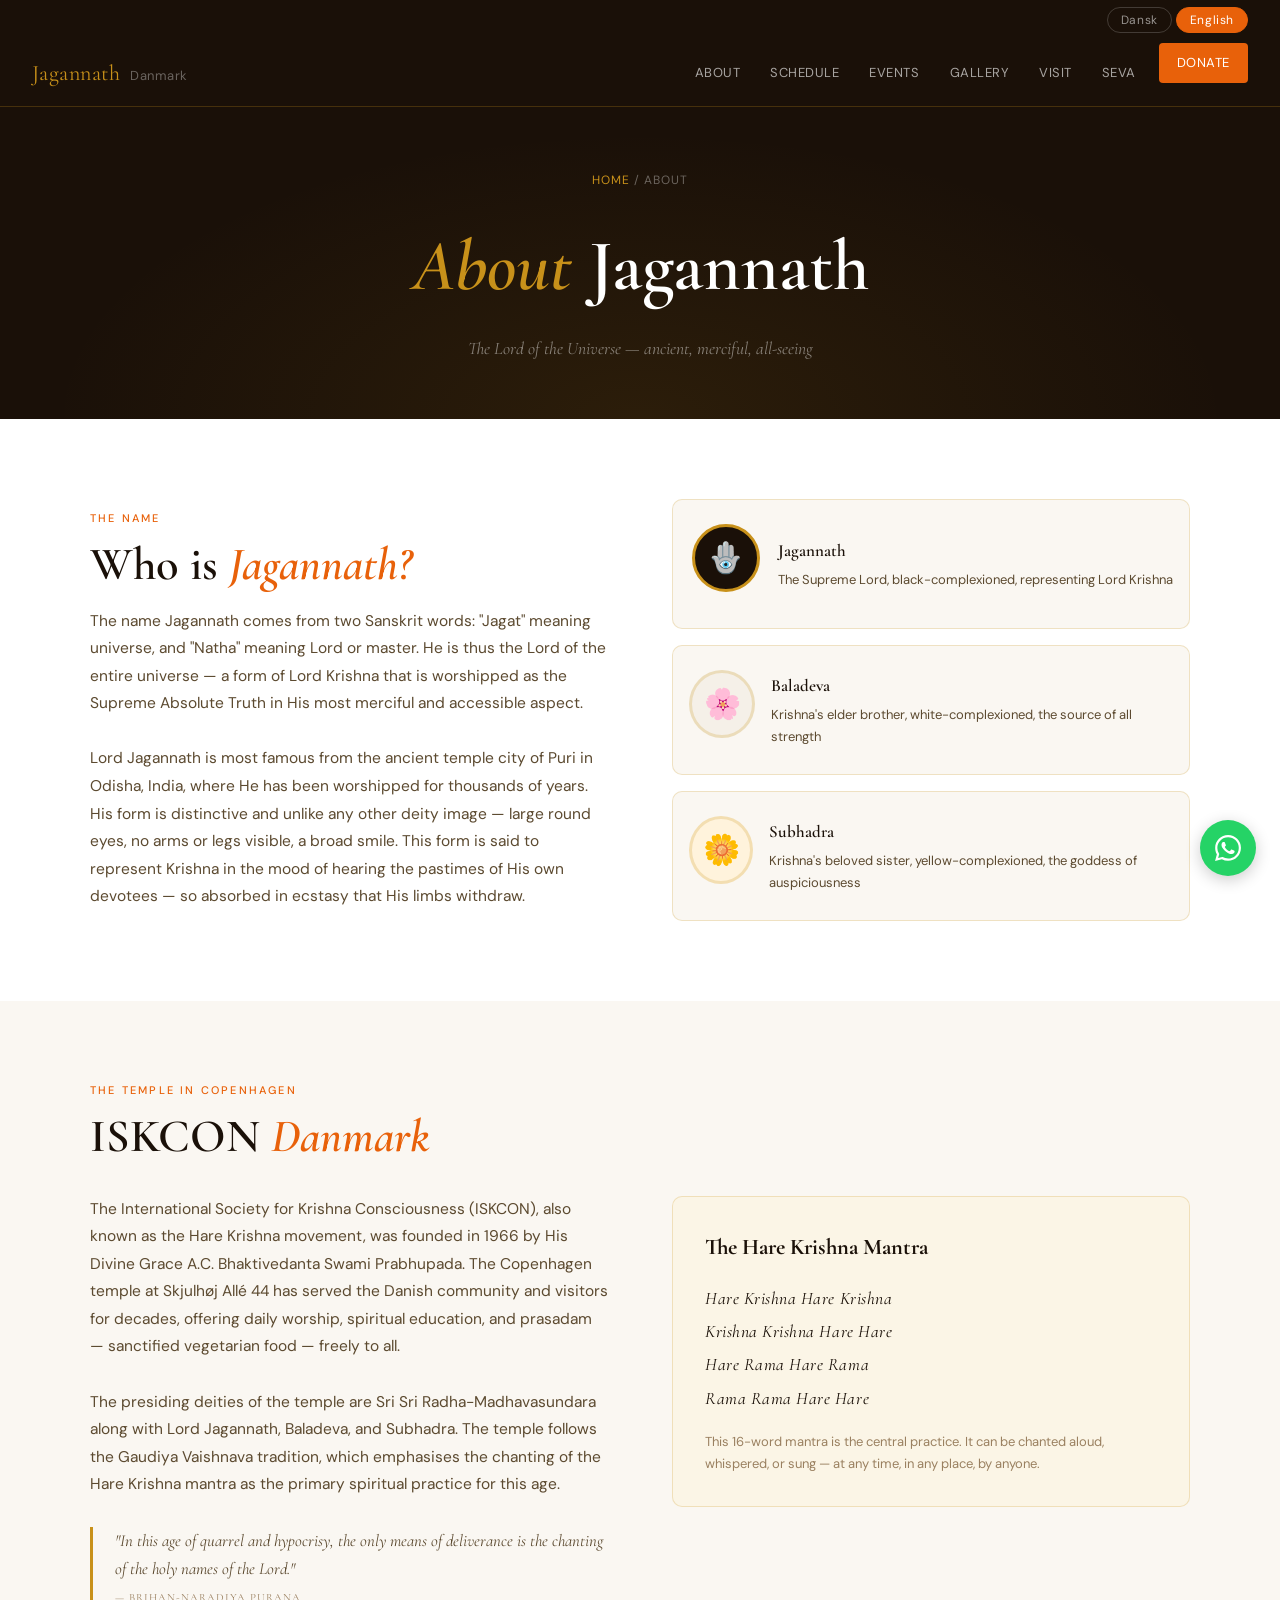
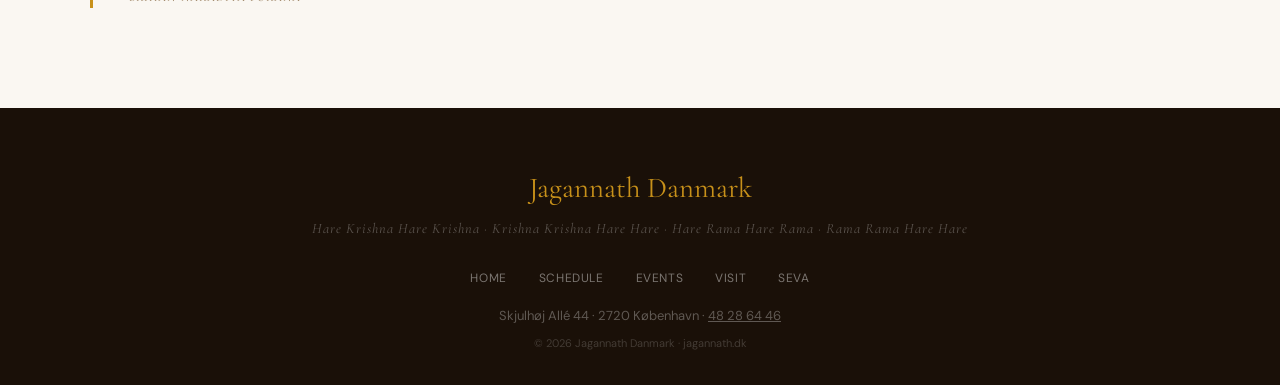
<file: about.html>
<!DOCTYPE html><html lang="en"><head><meta charset="UTF-8"><meta name="viewport" content="width=device-width,initial-scale=1.0"><title>About Jagannath — Jagannath Danmark</title><link rel="preconnect" href="https://fonts.googleapis.com"><link rel="preconnect" href="https://fonts.gstatic.com" crossorigin><link href="https://fonts.googleapis.com/css2?family=Cormorant+Garamond:ital,wght@0,400;0,600;1,400&family=DM+Sans:wght@400;500&display=swap" rel="stylesheet"><link rel="stylesheet" href="shared.css"></head><body>
<div class="lang-bar"><button class="lang-btn" onclick="setLang('da')">Dansk</button><button class="lang-btn active" onclick="setLang('en')">English</button></div>
<nav><a class="nav-logo" href="index.html">Jagannath<span> Danmark</span></a><button class="nav-toggle" onclick="toggleMenu()">☰</button><ul class="nav-links" id="nav-menu"><li><a href="about.html"><span class="t-en">About</span><span class="t-da">Om os</span></a></li><li><a href="schedule.html"><span class="t-en">Schedule</span><span class="t-da">Program</span></a></li><li><a href="events.html"><span class="t-en">Events</span><span class="t-da">Begivenheder</span></a></li><li><a href="gallery.html"><span class="t-en">Gallery</span><span class="t-da">Galleri</span></a></li><li><a href="visit.html"><span class="t-en">Visit</span><span class="t-da">Besøg</span></a></li><li><a href="seva.html"><span class="t-en">Seva</span><span class="t-da">Seva</span></a></li>
    <li><a href="donate.html" class="nav-donate"><span class="t-en">Donate</span><span class="t-da">Donér</span></a></li></ul></nav>
<div class="page-hero"><div class="breadcrumb"><a href="index.html">Home</a> / <span class="t-en">About</span><span class="t-da">Om os</span></div><h1><em><span class="t-en">About</span><span class="t-da">Om</span></em> Jagannath</h1><p><span class="t-en">The Lord of the Universe — ancient, merciful, all-seeing</span><span class="t-da">Universets Herre — gammel, barmhjertig, alseende</span></p></div>

<section class="bg-white"><div class="container grid-2">
<div>
  <p class="eyebrow"><span class="t-en">The Name</span><span class="t-da">Navnet</span></p>
  <h2 class="sec-title"><span class="t-en">Who is <em>Jagannath?</em></span><span class="t-da">Hvem er <em>Jagannath?</em></span></h2>
  <p class="sec-body" style="max-width:100%"><span class="t-en">The name Jagannath comes from two Sanskrit words: "Jagat" meaning universe, and "Natha" meaning Lord or master. He is thus the Lord of the entire universe — a form of Lord Krishna that is worshipped as the Supreme Absolute Truth in His most merciful and accessible aspect.<br><br>Lord Jagannath is most famous from the ancient temple city of Puri in Odisha, India, where He has been worshipped for thousands of years. His form is distinctive and unlike any other deity image — large round eyes, no arms or legs visible, a broad smile. This form is said to represent Krishna in the mood of hearing the pastimes of His own devotees — so absorbed in ecstasy that His limbs withdraw.</span><span class="t-da">Navnet Jagannath kommer fra to sanskritord: "Jagat" der betyder univers, og "Natha" der betyder Herre. Han er således hele universets Herre — en form af Herre Krishna, der tilbedes som den Højeste Absolutte Sandhed i Sin mest barmhjertige og tilgængelige aspekt.<br><br>Herre Jagannath er mest berømt fra den gamle tempelby Puri i Odisha, Indien, hvor Han er blevet tilbedt i tusinder af år. Hans form er karakteristisk og ulig nogen anden gudebillede — store runde øjne, ingen arme eller ben synlige, et bredt smil.</span></p>
</div>
<div class="deity-trio" style="flex-direction:column;gap:1rem">
  <div class="deity-card" style="display:flex;align-items:center;gap:1rem;text-align:left">
    <div class="deity-face jagannath-face" style="min-width:64px">🪬</div>
    <div><div class="deity-name">Jagannath</div><div class="deity-role" style="margin-top:4px;font-size:13px;color:var(--text-mid)"><span class="t-en">The Supreme Lord, black-complexioned, representing Lord Krishna</span><span class="t-da">Den Højeste Herre, sort-farvet, repræsenterer Herre Krishna</span></div></div>
  </div>
  <div class="deity-card" style="display:flex;align-items:center;gap:1rem;text-align:left">
    <div class="deity-face baladeva-face" style="min-width:64px">🌸</div>
    <div><div class="deity-name">Baladeva</div><div class="deity-role" style="margin-top:4px;font-size:13px;color:var(--text-mid)"><span class="t-en">Krishna's elder brother, white-complexioned, the source of all strength</span><span class="t-da">Krishnas storebror, hvidfarvet, kilden til al styrke</span></div></div>
  </div>
  <div class="deity-card" style="display:flex;align-items:center;gap:1rem;text-align:left">
    <div class="deity-face subhadra-face" style="min-width:64px">🌼</div>
    <div><div class="deity-name">Subhadra</div><div class="deity-role" style="margin-top:4px;font-size:13px;color:var(--text-mid)"><span class="t-en">Krishna's beloved sister, yellow-complexioned, the goddess of auspiciousness</span><span class="t-da">Krishnas elskede søster, gulfarvet, lykkens gudinde</span></div></div>
  </div>
</div>
</div></section>

<section class="bg-cream"><div class="container">
  <p class="eyebrow"><span class="t-en">The Temple in Copenhagen</span><span class="t-da">Templet i København</span></p>
  <h2 class="sec-title"><span class="t-en">ISKCON <em>Danmark</em></span><span class="t-da">ISKCON <em>Danmark</em></span></h2>
  <div class="grid-2" style="margin-top:2rem;align-items:start">
    <div>
      <p class="sec-body" style="max-width:100%;margin-bottom:1.5rem"><span class="t-en">The International Society for Krishna Consciousness (ISKCON), also known as the Hare Krishna movement, was founded in 1966 by His Divine Grace A.C. Bhaktivedanta Swami Prabhupada. The Copenhagen temple at Skjulhøj Allé 44 has served the Danish community and visitors for decades, offering daily worship, spiritual education, and prasadam — sanctified vegetarian food — freely to all.<br><br>The presiding deities of the temple are Sri Sri Radha-Madhavasundara along with Lord Jagannath, Baladeva, and Subhadra. The temple follows the Gaudiya Vaishnava tradition, which emphasises the chanting of the Hare Krishna mantra as the primary spiritual practice for this age.</span><span class="t-da">International Society for Krishna Consciousness (ISKCON), også kendt som Hare Krishna-bevægelsen, blev grundlagt i 1966 af Hans Guddommelige Nåde A.C. Bhaktivedanta Swami Prabhupada. Templet i København på Skjulhøj Allé 44 har tjent det danske samfund og besøgende i årtier og tilbyder daglig tilbedelse, åndelig uddannelse og prasadam — helliggjort vegetarisk mad — gratis til alle.</span></p>
      <blockquote class="pull-quote"><span class="t-en">"In this age of quarrel and hypocrisy, the only means of deliverance is the chanting of the holy names of the Lord."</span><span class="t-da">"I dette tidsalder med strid og hykleri er det eneste middel til befrielse at chante Herrens hellige navne."</span><cite>— Brihan-naradiya Purana</cite></blockquote>
    </div>
    <div>
      <div style="background:var(--gold-light);border:1px solid var(--border);border-radius:10px;padding:2rem">
        <h3 style="font-family:var(--font-d);font-size:1.4rem;margin-bottom:1rem"><span class="t-en">The Hare Krishna Mantra</span><span class="t-da">Hare Krishna Mantraet</span></h3>
        <p style="font-family:var(--font-d);font-style:italic;font-size:1.1rem;color:var(--night);line-height:1.9;letter-spacing:0.03em">Hare Krishna Hare Krishna<br>Krishna Krishna Hare Hare<br>Hare Rama Hare Rama<br>Rama Rama Hare Hare</p>
        <p style="font-size:13px;color:var(--text-muted);margin-top:1rem"><span class="t-en">This 16-word mantra is the central practice. It can be chanted aloud, whispered, or sung — at any time, in any place, by anyone.</span><span class="t-da">Dette 16-ords mantra er den centrale praksis. Det kan chantes højt, hviskes eller synges — til enhver tid, på ethvert sted, af enhver.</span></p>
      </div>
    </div>
  </div>
</div></section>

<footer><div class="footer-logo">Jagannath Danmark</div><div class="footer-mantra">Hare Krishna Hare Krishna · Krishna Krishna Hare Hare · Hare Rama Hare Rama · Rama Rama Hare Hare</div><div class="footer-links"><a href="index.html">Home</a><a href="schedule.html"><span class="t-en">Schedule</span><span class="t-da">Program</span></a><a href="events.html"><span class="t-en">Events</span><span class="t-da">Begivenheder</span></a><a href="visit.html"><span class="t-en">Visit</span><span class="t-da">Besøg</span></a><a href="donate.html">Seva</a></div><div class="footer-addr">Skjulhøj Allé 44 · 2720 København · <a href="tel:+4548286446" style="color:inherit">48 28 64 46</a></div><div class="footer-copy">© 2026 Jagannath Danmark · jagannath.dk</div></footer>
<a href="https://wa.me/4548286446" class="whatsapp-fab" target="_blank" aria-label="WhatsApp"><svg width="26" height="26" viewBox="0 0 24 24" fill="white"><path d="M17.472 14.382c-.297-.149-1.758-.867-2.03-.967-.273-.099-.471-.148-.67.15-.197.297-.767.966-.94 1.164-.173.199-.347.223-.644.075-.297-.15-1.255-.463-2.39-1.475-.883-.788-1.48-1.761-1.653-2.059-.173-.297-.018-.458.13-.606.134-.133.298-.347.446-.52.149-.174.198-.298.298-.497.099-.198.05-.371-.025-.52-.075-.149-.669-1.612-.916-2.207-.242-.579-.487-.5-.669-.51-.173-.008-.371-.01-.57-.01-.198 0-.52.074-.792.372-.272.297-1.04 1.016-1.04 2.479 0 1.462 1.065 2.875 1.213 3.074.149.198 2.096 3.2 5.077 4.487.709.306 1.262.489 1.694.625.712.227 1.36.195 1.871.118.571-.085 1.758-.719 2.006-1.413.248-.694.248-1.289.173-1.413-.074-.124-.272-.198-.57-.347m-5.421 7.403h-.004a9.87 9.87 0 01-5.031-1.378l-.361-.214-3.741.982.998-3.648-.235-.374a9.86 9.86 0 01-1.51-5.26c.001-5.45 4.436-9.884 9.888-9.884 2.64 0 5.122 1.03 6.988 2.898a9.825 9.825 0 012.893 6.994c-.003 5.45-4.437 9.884-9.885 9.884m8.413-18.297A11.815 11.815 0 0012.05 0C5.495 0 .16 5.335.157 11.892c0 2.096.547 4.142 1.588 5.945L.057 24l6.305-1.654a11.882 11.882 0 005.683 1.448h.005c6.554 0 11.89-5.335 11.893-11.893a11.821 11.821 0 00-3.48-8.413z"/></svg></a>
<script src="shared.js"></script></body></html>
</file>
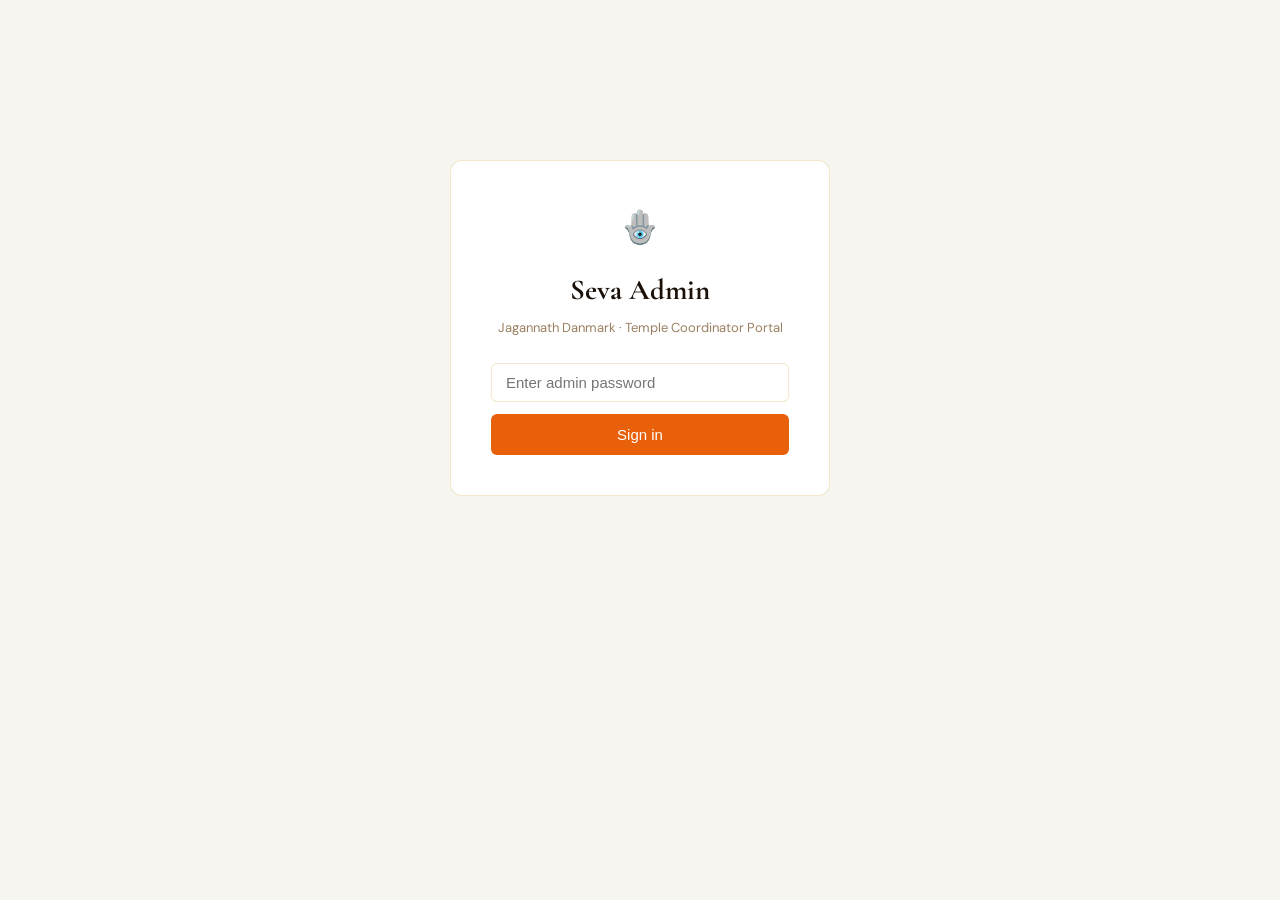
<file: admin-seva.html>
<!DOCTYPE html>
<html lang="en">
<head>
<meta charset="UTF-8"><meta name="viewport" content="width=device-width,initial-scale=1.0">
<title>Seva Admin — Jagannath Danmark</title>
<link rel="preconnect" href="https://fonts.googleapis.com">
<link rel="preconnect" href="https://fonts.gstatic.com" crossorigin>
<link href="https://fonts.googleapis.com/css2?family=Cormorant+Garamond:ital,wght@0,400;0,600;1,400&family=DM+Sans:wght@400;500&display=swap" rel="stylesheet">
<link rel="stylesheet" href="shared.css">
<style>
body { background:#f7f5f0; }
.admin-wrap { max-width:1100px; margin:0 auto; padding:2rem; }

.login-box { max-width:380px; margin:8rem auto; background:white; border-radius:12px; border:1px solid var(--border); padding:2.5rem; text-align:center; }
.login-box h2 { font-family:var(--font-d); font-size:1.8rem; margin-bottom:.25rem; }
.login-box p { font-size:13px; color:var(--text-muted); margin-bottom:1.5rem; }
.login-box input { width:100%; padding:10px 14px; border:1px solid var(--border); border-radius:6px; font-size:15px; margin-bottom:.75rem; outline:none; }
.login-box input:focus { border-color:var(--gold); }
.login-box button { width:100%; padding:12px; background:var(--saffron); color:white; border:none; border-radius:6px; font-size:15px; cursor:pointer; }
.login-box button:hover { background:#c5520a; }
.login-err { color:#c00; font-size:13px; margin-top:.5rem; display:none; }

.admin-header { display:flex; align-items:center; justify-content:space-between; margin-bottom:2rem; flex-wrap:wrap; gap:1rem; }
.admin-title { font-family:var(--font-d); font-size:2rem; font-weight:600; color:var(--night); }
.admin-title span { font-size:1rem; color:var(--text-muted); font-family:var(--font-b); font-weight:400; margin-left:.5rem; }

.stats-row { display:grid; grid-template-columns:repeat(auto-fit,minmax(140px,1fr)); gap:1rem; margin-bottom:2rem; }
.stat-card { background:white; border-radius:10px; border:1px solid var(--border); padding:1.25rem; text-align:center; }
.stat-num { font-family:var(--font-d); font-size:2.2rem; font-weight:600; color:var(--night); line-height:1; }
.stat-label { font-size:11px; letter-spacing:.1em; text-transform:uppercase; color:var(--text-muted); margin-top:.25rem; }
.stat-card.pending .stat-num { color:var(--saffron); }
.stat-card.approved .stat-num { color:#2a7a2a; }
.stat-card.completed .stat-num { color:var(--gold); }

.controls { display:flex; gap:.75rem; flex-wrap:wrap; margin-bottom:1.5rem; align-items:center; }
.controls input { padding:8px 12px; border:1px solid var(--border); border-radius:6px; font-size:14px; outline:none; min-width:200px; }
.controls select { padding:8px 12px; border:1px solid var(--border); border-radius:6px; font-size:14px; outline:none; background:white; }
.export-btn { margin-left:auto; padding:9px 18px; background:var(--night); color:white; border:none; border-radius:6px; font-size:13px; cursor:pointer; font-weight:500; }
.export-btn:hover { background:var(--night-mid); }

.signups-table { width:100%; background:white; border-radius:10px; border:1px solid var(--border); overflow:hidden; }
.signups-table table { width:100%; border-collapse:collapse; }
.signups-table th { background:var(--night); color:rgba(255,255,255,.7); font-size:11px; letter-spacing:.1em; text-transform:uppercase; padding:12px 16px; text-align:left; font-weight:500; }
.signups-table td { padding:13px 16px; font-size:14px; color:var(--text-mid); border-bottom:1px solid rgba(200,145,26,.08); vertical-align:middle; }
.signups-table tr:last-child td { border-bottom:none; }
.signups-table tr:hover td { background:var(--cream); }

.badge { display:inline-block; padding:3px 10px; border-radius:20px; font-size:11px; font-weight:500; letter-spacing:.04em; }
.badge.pending { background:#fff3e0; color:#e65100; }
.badge.approved { background:#e8f5e9; color:#2e7d32; }
.badge.completed { background:var(--gold-light); color:var(--gold); }
.badge.cancelled { background:#fce4ec; color:#c62828; }

.action-btns { display:flex; gap:.4rem; flex-wrap:wrap; }
.action-btns button { padding:5px 10px; border-radius:4px; border:1px solid var(--border); background:white; font-size:12px; cursor:pointer; transition:all .2s; }
.action-btns .approve { border-color:#4caf50; color:#2e7d32; }
.action-btns .approve:hover { background:#e8f5e9; }
.action-btns .complete { border-color:var(--gold); color:var(--gold); }
.action-btns .complete:hover { background:var(--gold-light); }
.action-btns .del { border-color:#f44336; color:#c62828; }
.action-btns .del:hover { background:#fce4ec; }

.empty-state { text-align:center; padding:4rem 2rem; color:var(--text-muted); }
.empty-state .icon { font-size:2.5rem; margin-bottom:1rem; opacity:.4; }

.seva-tags { display:flex; flex-wrap:wrap; gap:4px; }
.seva-tag { background:var(--saffron-light); color:var(--saffron); font-size:11px; padding:2px 8px; border-radius:10px; }

.detail-panel { position:fixed; top:0; right:-420px; width:400px; height:100vh; background:white; border-left:1px solid var(--border); padding:2rem; overflow-y:auto; transition:right .3s; z-index:500; box-shadow:-4px 0 20px rgba(0,0,0,.08); }
.detail-panel.open { right:0; }
.detail-panel h3 { font-family:var(--font-d); font-size:1.4rem; margin-bottom:1.5rem; padding-bottom:.75rem; border-bottom:1px solid var(--border); display:flex; justify-content:space-between; align-items:center; }
.detail-panel .close { background:none; border:none; font-size:1.3rem; cursor:pointer; color:var(--text-muted); }
.detail-row { margin-bottom:1rem; }
.detail-row .dl { font-size:11px; letter-spacing:.08em; text-transform:uppercase; color:var(--text-muted); margin-bottom:3px; }
.detail-row .dv { font-size:14px; color:var(--text); }
.panel-actions { display:flex; flex-direction:column; gap:.5rem; margin-top:2rem; }
.panel-actions button { padding:10px; border-radius:6px; border:1px solid var(--border); background:white; cursor:pointer; font-size:14px; transition:all .2s; }
.panel-actions .p-approve { background:#e8f5e9; border-color:#4caf50; color:#2e7d32; font-weight:500; }
.panel-actions .p-complete { background:var(--gold-light); border-color:var(--gold); color:var(--gold); font-weight:500; }
.panel-actions .p-del { color:#c62828; border-color:#f44336; }
.panel-actions .p-del:hover { background:#fce4ec; }

@media(max-width:700px){
  .signups-table { overflow-x:auto; }
  .detail-panel { width:100%; right:-100%; }
}
</style>
</head>
<body>

<!-- LOGIN SCREEN -->
<div id="login-screen">
  <div class="admin-wrap">
    <div class="login-box">
      <div style="font-size:2rem;margin-bottom:.75rem">🪬</div>
      <h2>Seva Admin</h2>
      <p>Jagannath Danmark · Temple Coordinator Portal</p>
      <input type="password" id="pwd-input" placeholder="Enter admin password" onkeydown="if(event.key==='Enter')doLogin()">
      <button onclick="doLogin()">Sign in</button>
      <div class="login-err" id="login-err">Incorrect password. Please try again.</div>
    </div>
  </div>
</div>

<!-- ADMIN DASHBOARD -->
<div id="admin-screen" style="display:none">
  <div class="admin-wrap">
    <div class="admin-header">
      <div>
        <div class="admin-title">Seva Dashboard <span id="subtitle-count"></span></div>
        <div style="font-size:13px;color:var(--text-muted);margin-top:3px">Jagannath Danmark — Temple Coordinator</div>
      </div>
      <div style="display:flex;gap:.75rem;align-items:center">
        <a href="seva.html" target="_blank" style="font-size:13px;color:var(--saffron);text-decoration:none">↗ Public signup page</a>
        <button class="export-btn" onclick="exportCSV()">⬇ Export CSV</button>
        <button onclick="doLogout()" style="padding:9px 16px;background:none;border:1px solid var(--border);border-radius:6px;font-size:13px;cursor:pointer">Sign out</button>
      </div>
    </div>

    <div class="stats-row" id="stats-row"></div>

    <div class="controls">
      <input type="text" id="search-box" placeholder="Search by name, seva, or phone..." oninput="renderTable()">
      <select id="filter-status" onchange="renderTable()">
        <option value="all">All statuses</option>
        <option value="pending">Pending</option>
        <option value="approved">Approved</option>
        <option value="completed">Completed</option>
        <option value="cancelled">Cancelled</option>
      </select>
      <select id="filter-seva" onchange="renderTable()">
        <option value="all">All sevas</option>
      </select>
      <button class="export-btn" onclick="loadData()" style="background:var(--saffron)">↻ Refresh</button>
    </div>

    <div class="signups-table">
      <table>
        <thead>
          <tr>
            <th>Devotee</th>
            <th>Contact</th>
            <th>Seva(s)</th>
            <th>Date / Days</th>
            <th>Status</th>
            <th>Submitted</th>
            <th>Actions</th>
          </tr>
        </thead>
        <tbody id="table-body"></tbody>
      </table>
    </div>
  </div>
</div>

<!-- DETAIL PANEL -->
<div class="detail-panel" id="detail-panel">
  <h3>Seva Request <button class="close" onclick="closeDetail()">✕</button></h3>
  <div id="detail-content"></div>
  <div class="panel-actions" id="panel-actions"></div>
</div>

<script src="seva-db.js"></script>
<script>
const STORAGE_KEY = 'seva-signups';
const ADMIN_PASS = 'jagannath2026';
let signups = [];
let currentId = null;

function doLogin() {
  const pwd = document.getElementById('pwd-input').value;
  if (pwd === ADMIN_PASS) {
    document.getElementById('login-screen').style.display = 'none';
    document.getElementById('admin-screen').style.display = 'block';
    loadData();
  } else {
    document.getElementById('login-err').style.display = 'block';
  }
}

function doLogout() {
  document.getElementById('login-screen').style.display = 'block';
  document.getElementById('admin-screen').style.display = 'none';
  document.getElementById('pwd-input').value = '';
}

async function loadData() {
  try {
    signups = await adminLoadData();
  } catch(e) {
    signups = [];
    console.error('Load error:', e);
  }
  renderStats();
  renderTable();
  populateSevaFilter();
}

function renderStats() {
  const total = signups.length;
  const pending = signups.filter(s=>s.status==='pending').length;
  const approved = signups.filter(s=>s.status==='approved').length;
  const completed = signups.filter(s=>s.status==='completed').length;
  document.getElementById('subtitle-count').textContent = `(${total} total)`;
  document.getElementById('stats-row').innerHTML = `
    <div class="stat-card"><div class="stat-num">${total}</div><div class="stat-label">Total signups</div></div>
    <div class="stat-card pending"><div class="stat-num">${pending}</div><div class="stat-label">Pending</div></div>
    <div class="stat-card approved"><div class="stat-num">${approved}</div><div class="stat-label">Approved</div></div>
    <div class="stat-card completed"><div class="stat-num">${completed}</div><div class="stat-label">Completed</div></div>
  `;
}

function populateSevaFilter() {
  const all = new Set(signups.flatMap(s=>s.sevas||[]));
  const sel = document.getElementById('filter-seva');
  sel.innerHTML = '<option value="all">All sevas</option>' +
    [...all].map(s=>`<option value="${s}">${s}</option>`).join('');
}

function renderTable() {
  const q = document.getElementById('search-box').value.toLowerCase();
  const fs = document.getElementById('filter-status').value;
  const fv = document.getElementById('filter-seva').value;

  let filtered = signups.filter(s => {
    const matchQ = !q || s.name.toLowerCase().includes(q) || (s.phone||'').includes(q) || (s.sevas||[]).join(' ').toLowerCase().includes(q);
    const matchS = fs==='all' || s.status===fs;
    const matchV = fv==='all' || (s.sevas||[]).includes(fv);
    return matchQ && matchS && matchV;
  });

  const tbody = document.getElementById('table-body');
  if (filtered.length === 0) {
    tbody.innerHTML = `<tr><td colspan="7"><div class="empty-state"><div class="icon">🙏</div><div>No signups found</div></div></td></tr>`;
    return;
  }

  tbody.innerHTML = filtered.map(s => `
    <tr style="cursor:pointer" onclick="openDetail('${s.id}')">
      <td><strong style="color:var(--night)">${s.name}</strong>${s.exp ? `<br><span style="font-size:11px;color:var(--text-muted)">${s.exp}</span>` : ''}</td>
      <td>${s.phone ? `📞 ${s.phone}<br>` : ''}${s.email ? `<span style="font-size:12px">${s.email}</span>` : ''}</td>
      <td><div class="seva-tags">${(s.sevas||[]).map(sv=>`<span class="seva-tag">${sv}</span>`).join('')}</div></td>
      <td>${s.dateStart || '—'}<br><span style="font-size:11px;color:var(--text-muted)">${s.days||''}</span></td>
      <td><span class="badge ${s.status}">${s.status}</span></td>
      <td style="font-size:12px">${new Date(s.submittedAt).toLocaleDateString('da-DK')}</td>
      <td onclick="event.stopPropagation()">
        <div class="action-btns">
          ${s.status==='pending' ? `<button class="approve" onclick="updateStatus('${s.id}','approved')">Approve</button>` : ''}
          ${s.status==='approved' ? `<button class="complete" onclick="updateStatus('${s.id}','completed')">Complete</button>` : ''}
          <button class="del" onclick="deleteSeva('${s.id}')">Delete</button>
        </div>
      </td>
    </tr>
  `).join('');
}

function openDetail(id) {
  currentId = id;
  const s = signups.find(x=>x.id===id);
  if (!s) return;
  document.getElementById('detail-content').innerHTML = `
    <div class="detail-row"><div class="dl">Name</div><div class="dv">${s.name}</div></div>
    <div class="detail-row"><div class="dl">Phone</div><div class="dv">${s.phone||'—'}</div></div>
    <div class="detail-row"><div class="dl">Email</div><div class="dv">${s.email||'—'}</div></div>
    <div class="detail-row"><div class="dl">Experience</div><div class="dv">${s.exp||'—'}</div></div>
    <div class="detail-row"><div class="dl">Sevas requested</div><div class="dv"><div class="seva-tags" style="margin-top:4px">${(s.sevas||[]).map(sv=>`<span class="seva-tag">${sv}</span>`).join('')}</div></div></div>
    <div class="detail-row"><div class="dl">Start date</div><div class="dv">${s.dateStart||'—'}</div></div>
    <div class="detail-row"><div class="dl">Available days</div><div class="dv">${s.days||'—'}</div></div>
    <div class="detail-row"><div class="dl">Notes</div><div class="dv">${s.notes||'None'}</div></div>
    <div class="detail-row"><div class="dl">Status</div><div class="dv"><span class="badge ${s.status}">${s.status}</span></div></div>
    <div class="detail-row"><div class="dl">Submitted</div><div class="dv">${new Date(s.submittedAt).toLocaleString('da-DK')}</div></div>
    ${s.phone ? `<a href="https://wa.me/${s.phone.replace(/[^0-9]/g,'')}" target="_blank" class="btn-whatsapp" style="display:inline-flex;margin-top:.5rem;font-size:13px;padding:8px 14px;text-decoration:none"><svg width="15" height="15" viewBox="0 0 24 24" fill="currentColor"><path d="M17.472 14.382c-.297-.149-1.758-.867-2.03-.967-.273-.099-.471-.148-.67.15-.197.297-.767.966-.94 1.164-.173.199-.347.223-.644.075-.297-.15-1.255-.463-2.39-1.475-.883-.788-1.48-1.761-1.653-2.059-.173-.297-.018-.458.13-.606.134-.133.298-.347.446-.52.149-.174.198-.298.298-.497.099-.198.05-.371-.025-.52-.075-.149-.669-1.612-.916-2.207-.242-.579-.487-.5-.669-.51-.173-.008-.371-.01-.57-.01-.198 0-.52.074-.792.372-.272.297-1.04 1.016-1.04 2.479 0 1.462 1.065 2.875 1.213 3.074.149.198 2.096 3.2 5.077 4.487.709.306 1.262.489 1.694.625.712.227 1.36.195 1.871.118.571-.085 1.758-.719 2.006-1.413.248-.694.248-1.289.173-1.413-.074-.124-.272-.198-.57-.347m-5.421 7.403h-.004a9.87 9.87 0 01-5.031-1.378l-.361-.214-3.741.982.998-3.648-.235-.374a9.86 9.86 0 01-1.51-5.26c.001-5.45 4.436-9.884 9.888-9.884 2.64 0 5.122 1.03 6.988 2.898a9.825 9.825 0 012.893 6.994c-.003 5.45-4.437 9.884-9.885 9.884m8.413-18.297A11.815 11.815 0 0012.05 0C5.495 0 .16 5.335.157 11.892c0 2.096.547 4.142 1.588 5.945L.057 24l6.305-1.654a11.882 11.882 0 005.683 1.448h.005c6.554 0 11.89-5.335 11.893-11.893a11.821 11.821 0 00-3.48-8.413z"/></svg> WhatsApp ${s.name.split(' ')[0]}</a>` : ''}
  `;
  document.getElementById('panel-actions').innerHTML = `
    ${s.status==='pending' ? `<button class="p-approve" onclick="updateStatus('${s.id}','approved')">✓ Approve seva</button>` : ''}
    ${s.status==='approved' ? `<button class="p-complete" onclick="updateStatus('${s.id}','completed')">★ Mark completed</button>` : ''}
    ${s.status!=='cancelled' ? `<button onclick="updateStatus('${s.id}','cancelled')">Cancel seva</button>` : ''}
    <button class="p-del" onclick="deleteSeva('${s.id}')">Delete record</button>
  `;
  document.getElementById('detail-panel').classList.add('open');
}

function closeDetail() {
  document.getElementById('detail-panel').classList.remove('open');
  currentId = null;
}

async function updateStatus(id, status) {
  signups = await adminUpdateStatus(signups, id, status);
  renderStats(); renderTable();
  if (currentId === id) openDetail(id);
}

async function deleteSeva(id) {
  if (!confirm('Delete this seva signup? This cannot be undone.')) return;
  signups = await adminDelete(signups, id);
  renderStats(); renderTable(); closeDetail();
}

function exportCSV() {
  const headers = ['Name','Phone','Email','Experience','Sevas','Start Date','Days','Notes','Status','Submitted'];
  const rows = signups.map(s => [
    s.name, s.phone||'', s.email||'', s.exp||'',
    (s.sevas||[]).join(' | '), s.dateStart||'', s.days||'',
    (s.notes||'').replace(/,/g,';'), s.status,
    new Date(s.submittedAt).toLocaleDateString('da-DK')
  ]);
  const csv = [headers, ...rows].map(r => r.map(c => `"${c}"`).join(',')).join('\n');
  const blob = new Blob([csv], {type:'text/csv'});
  const a = document.createElement('a');
  a.href = URL.createObjectURL(blob);
  a.download = `jagannath-seva-${new Date().toISOString().slice(0,10)}.csv`;
  a.click();
}

document.getElementById('pwd-input').addEventListener('keydown', e => {
  if (e.key === 'Enter') doLogin();
});
</script>
</body>
</html>
</file>
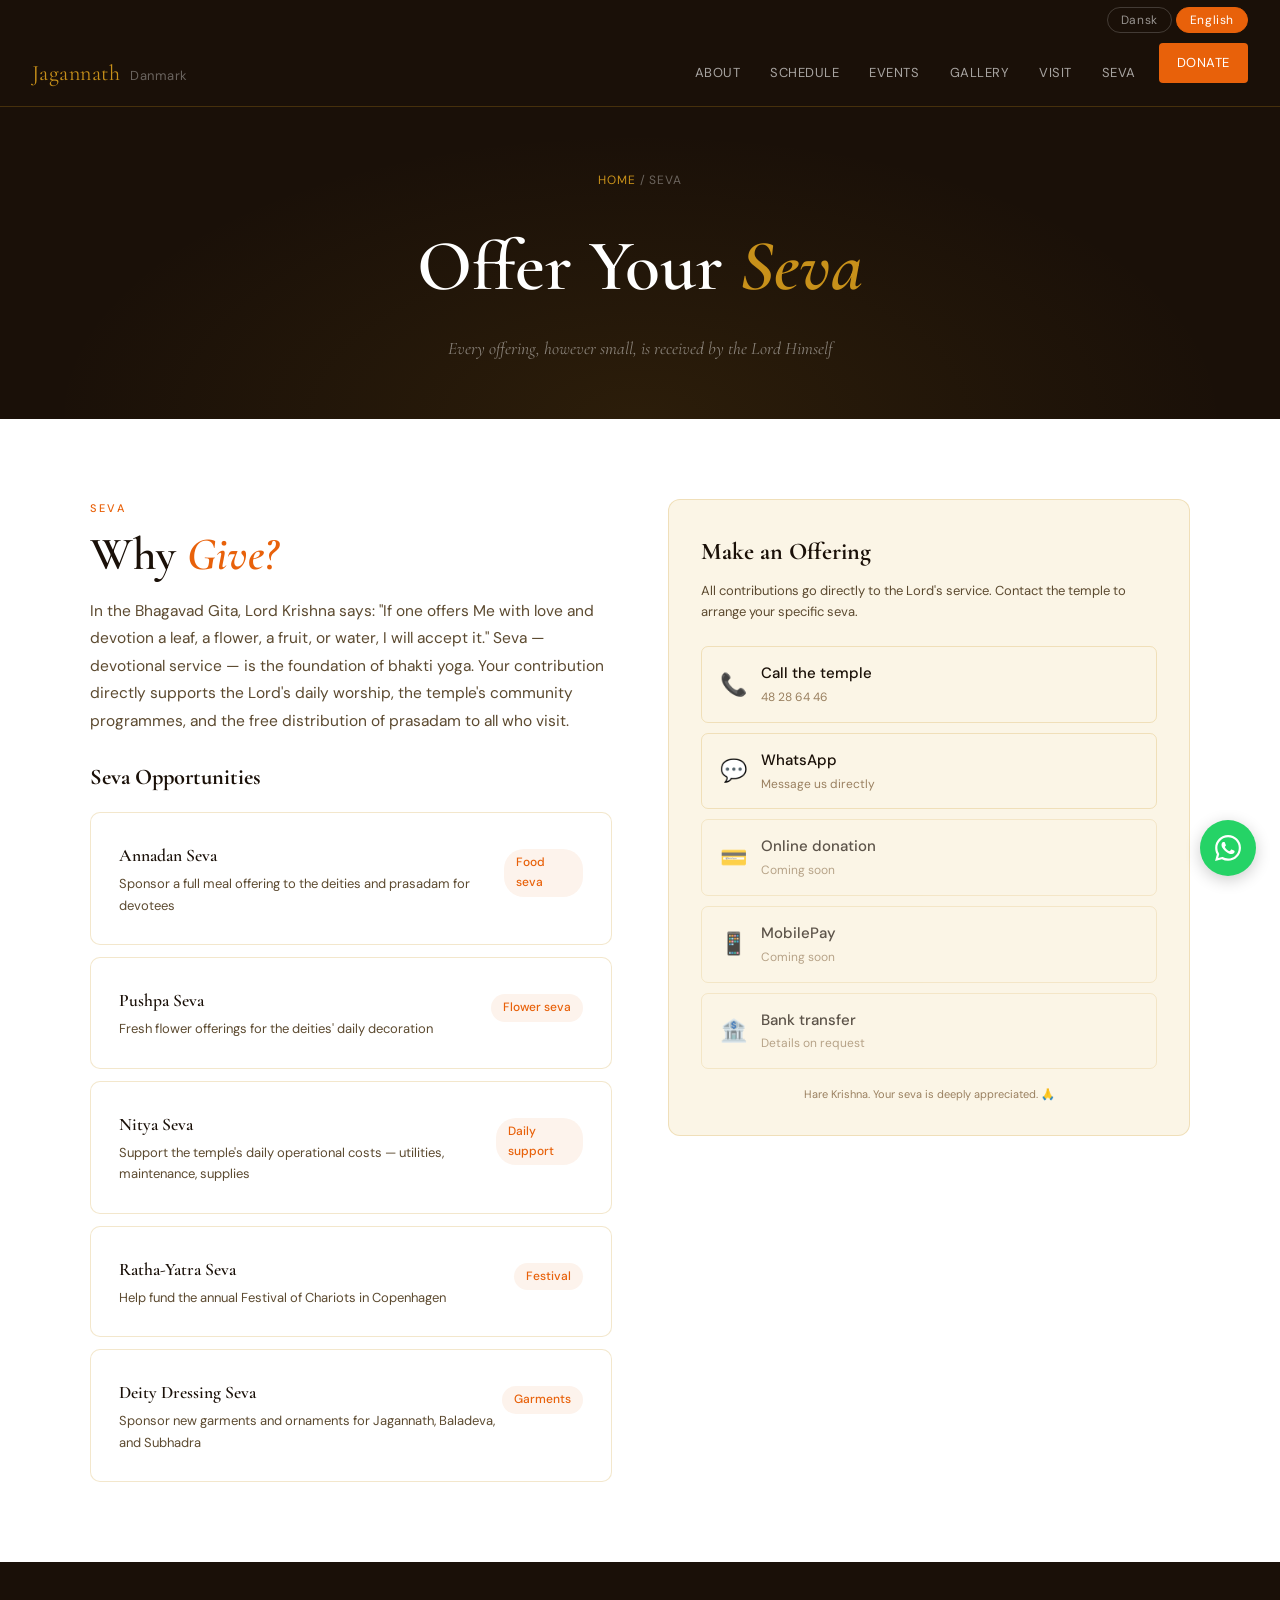
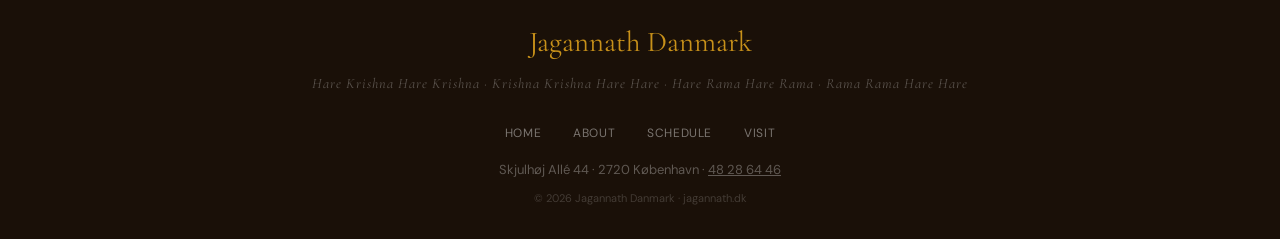
<file: donate.html>
<!DOCTYPE html><html lang="en"><head><meta charset="UTF-8"><meta name="viewport" content="width=device-width,initial-scale=1.0"><title>Donate Seva — Jagannath Danmark</title><link rel="preconnect" href="https://fonts.googleapis.com"><link rel="preconnect" href="https://fonts.gstatic.com" crossorigin><link href="https://fonts.googleapis.com/css2?family=Cormorant+Garamond:ital,wght@0,400;0,600;1,400&family=DM+Sans:wght@400;500&display=swap" rel="stylesheet"><link rel="stylesheet" href="shared.css"></head><body>
<div class="lang-bar"><button class="lang-btn" onclick="setLang('da')">Dansk</button><button class="lang-btn active" onclick="setLang('en')">English</button></div>
<nav><a class="nav-logo" href="index.html">Jagannath<span> Danmark</span></a><button class="nav-toggle" onclick="toggleMenu()">☰</button><ul class="nav-links" id="nav-menu"><li><a href="about.html"><span class="t-en">About</span><span class="t-da">Om os</span></a></li><li><a href="schedule.html"><span class="t-en">Schedule</span><span class="t-da">Program</span></a></li><li><a href="events.html"><span class="t-en">Events</span><span class="t-da">Begivenheder</span></a></li><li><a href="gallery.html"><span class="t-en">Gallery</span><span class="t-da">Galleri</span></a></li><li><a href="visit.html"><span class="t-en">Visit</span><span class="t-da">Besøg</span></a></li><li><a href="seva.html"><span class="t-en">Seva</span><span class="t-da">Seva</span></a></li>
    <li><a href="donate.html" class="nav-donate"><span class="t-en">Donate</span><span class="t-da">Donér</span></a></li></ul></nav>
<div class="page-hero"><div class="breadcrumb"><a href="index.html">Home</a> / Seva</div><h1><span class="t-en">Offer Your <em>Seva</em></span><span class="t-da">Giv Din <em>Seva</em></span></h1><p><span class="t-en">Every offering, however small, is received by the Lord Himself</span><span class="t-da">Hvert tilbud, uanset størrelse, modtages af Herren Selv</span></p></div>

<section class="bg-white"><div class="container">
<div class="grid-2" style="align-items:start;gap:3.5rem">
<div>
  <p class="eyebrow">Seva</p>
  <h2 class="sec-title"><span class="t-en">Why <em>Give?</em></span><span class="t-da">Hvorfor <em>Give?</em></span></h2>
  <p class="sec-body" style="max-width:100%;margin-bottom:1.5rem"><span class="t-en">In the Bhagavad Gita, Lord Krishna says: "If one offers Me with love and devotion a leaf, a flower, a fruit, or water, I will accept it." Seva — devotional service — is the foundation of bhakti yoga. Your contribution directly supports the Lord's daily worship, the temple's community programmes, and the free distribution of prasadam to all who visit.</span><span class="t-da">I Bhagavad Gita siger Herre Krishna: "Hvis nogen tilbyder Mig med kærlighed et blad, en blomst, en frugt eller vand, vil Jeg acceptere det." Seva — hengiven tjeneste — er grundlaget for bhakti yoga. Dit bidrag støtter direkte Herrens daglige tilbedelse og gratis uddeling af prasadam til alle besøgende.</span></p>
  <h3 style="font-family:var(--font-d);font-size:1.4rem;margin-bottom:1rem"><span class="t-en">Seva Opportunities</span><span class="t-da">Seva-muligheder</span></h3>
  <div style="display:flex;flex-direction:column;gap:.75rem">
    <div class="seva-card"><div style="display:flex;justify-content:space-between;align-items:start"><div><div style="font-family:var(--font-d);font-size:1.1rem;font-weight:600">Annadan Seva</div><div style="font-size:13px;color:var(--text-mid);margin-top:3px"><span class="t-en">Sponsor a full meal offering to the deities and prasadam for devotees</span><span class="t-da">Sponsor et fuldt måltidsoffer til guderne og prasadam for hengivne</span></div></div><span class="seva-amount-tag"><span class="t-en">Food seva</span><span class="t-da">Madseva</span></span></div></div>
    <div class="seva-card"><div style="display:flex;justify-content:space-between;align-items:start"><div><div style="font-family:var(--font-d);font-size:1.1rem;font-weight:600">Pushpa Seva</div><div style="font-size:13px;color:var(--text-mid);margin-top:3px"><span class="t-en">Fresh flower offerings for the deities' daily decoration</span><span class="t-da">Friske blomsteroffer til gudernes daglige dekoration</span></div></div><span class="seva-amount-tag"><span class="t-en">Flower seva</span><span class="t-da">Blomster</span></span></div></div>
    <div class="seva-card"><div style="display:flex;justify-content:space-between;align-items:start"><div><div style="font-family:var(--font-d);font-size:1.1rem;font-weight:600">Nitya Seva</div><div style="font-size:13px;color:var(--text-mid);margin-top:3px"><span class="t-en">Support the temple's daily operational costs — utilities, maintenance, supplies</span><span class="t-da">Støt tempelets daglige driftsomkostninger — forsyninger, vedligeholdelse</span></div></div><span class="seva-amount-tag"><span class="t-en">Daily support</span><span class="t-da">Daglig støtte</span></span></div></div>
    <div class="seva-card"><div style="display:flex;justify-content:space-between;align-items:start"><div><div style="font-family:var(--font-d);font-size:1.1rem;font-weight:600">Ratha-Yatra Seva</div><div style="font-size:13px;color:var(--text-mid);margin-top:3px"><span class="t-en">Help fund the annual Festival of Chariots in Copenhagen</span><span class="t-da">Hjælp med at finansiere den årlige Ratha-Yatra festival i København</span></div></div><span class="seva-amount-tag"><span class="t-en">Festival</span><span class="t-da">Festival</span></span></div></div>
    <div class="seva-card"><div style="display:flex;justify-content:space-between;align-items:start"><div><div style="font-family:var(--font-d);font-size:1.1rem;font-weight:600">Deity Dressing Seva</div><div style="font-size:13px;color:var(--text-mid);margin-top:3px"><span class="t-en">Sponsor new garments and ornaments for Jagannath, Baladeva, and Subhadra</span><span class="t-da">Sponsor nye klæder og ornamenter til Jagannath, Baladeva og Subhadra</span></div></div><span class="seva-amount-tag"><span class="t-en">Garments</span><span class="t-da">Klæder</span></span></div></div>
  </div>
</div>
<div>
  <div style="background:var(--gold-light);border:1px solid var(--border);border-radius:12px;padding:2rem;position:sticky;top:90px">
    <h3 style="font-family:var(--font-d);font-size:1.5rem;margin-bottom:.5rem"><span class="t-en">Make an Offering</span><span class="t-da">Giv et Tilbud</span></h3>
    <p style="font-size:13px;color:var(--text-mid);margin-bottom:1.5rem"><span class="t-en">All contributions go directly to the Lord's service. Contact the temple to arrange your specific seva.</span><span class="t-da">Alle bidrag går direkte til Herrens tjeneste. Kontakt templet for at arrangere din specifikke seva.</span></p>
    <a href="tel:+4548286446" class="donate-method"><span class="m-icon">📞</span><div><div class="m-label"><span class="t-en">Call the temple</span><span class="t-da">Ring til templet</span></div><div class="m-desc">48 28 64 46</div></div></a>
    <a href="https://wa.me/4548286446" target="_blank" class="donate-method"><span class="m-icon">💬</span><div><div class="m-label">WhatsApp</div><div class="m-desc"><span class="t-en">Message us directly</span><span class="t-da">Send os en besked</span></div></div></a>
    <div class="donate-method" style="cursor:default;opacity:.7"><span class="m-icon">💳</span><div><div class="m-label"><span class="t-en">Online donation</span><span class="t-da">Online donation</span></div><div class="m-desc"><span class="t-en">Coming soon</span><span class="t-da">Kommer snart</span></div></div></div>
    <div class="donate-method" style="cursor:default;opacity:.7"><span class="m-icon">📱</span><div><div class="m-label">MobilePay</div><div class="m-desc"><span class="t-en">Coming soon</span><span class="t-da">Kommer snart</span></div></div></div>
    <div class="donate-method" style="cursor:default;opacity:.7"><span class="m-icon">🏦</span><div><div class="m-label"><span class="t-en">Bank transfer</span><span class="t-da">Bankoverførsel</span></div><div class="m-desc"><span class="t-en">Details on request</span><span class="t-da">Detaljer på forespørgsel</span></div></div></div>
    <p style="font-size:11px;color:var(--text-muted);margin-top:1rem;text-align:center"><span class="t-en">Hare Krishna. Your seva is deeply appreciated. 🙏</span><span class="t-da">Hare Krishna. Din seva sættes stor pris på. 🙏</span></p>
  </div>
</div>
</div>
</div></section>

<footer><div class="footer-logo">Jagannath Danmark</div><div class="footer-mantra">Hare Krishna Hare Krishna · Krishna Krishna Hare Hare · Hare Rama Hare Rama · Rama Rama Hare Hare</div><div class="footer-links"><a href="index.html">Home</a><a href="about.html"><span class="t-en">About</span><span class="t-da">Om os</span></a><a href="schedule.html"><span class="t-en">Schedule</span><span class="t-da">Program</span></a><a href="visit.html"><span class="t-en">Visit</span><span class="t-da">Besøg</span></a></div><div class="footer-addr">Skjulhøj Allé 44 · 2720 København · <a href="tel:+4548286446" style="color:inherit">48 28 64 46</a></div><div class="footer-copy">© 2026 Jagannath Danmark · jagannath.dk</div></footer>
<a href="https://wa.me/4548286446" class="whatsapp-fab" target="_blank" aria-label="WhatsApp"><svg width="26" height="26" viewBox="0 0 24 24" fill="white"><path d="M17.472 14.382c-.297-.149-1.758-.867-2.03-.967-.273-.099-.471-.148-.67.15-.197.297-.767.966-.94 1.164-.173.199-.347.223-.644.075-.297-.15-1.255-.463-2.39-1.475-.883-.788-1.48-1.761-1.653-2.059-.173-.297-.018-.458.13-.606.134-.133.298-.347.446-.52.149-.174.198-.298.298-.497.099-.198.05-.371-.025-.52-.075-.149-.669-1.612-.916-2.207-.242-.579-.487-.5-.669-.51-.173-.008-.371-.01-.57-.01-.198 0-.52.074-.792.372-.272.297-1.04 1.016-1.04 2.479 0 1.462 1.065 2.875 1.213 3.074.149.198 2.096 3.2 5.077 4.487.709.306 1.262.489 1.694.625.712.227 1.36.195 1.871.118.571-.085 1.758-.719 2.006-1.413.248-.694.248-1.289.173-1.413-.074-.124-.272-.198-.57-.347m-5.421 7.403h-.004a9.87 9.87 0 01-5.031-1.378l-.361-.214-3.741.982.998-3.648-.235-.374a9.86 9.86 0 01-1.51-5.26c.001-5.45 4.436-9.884 9.888-9.884 2.64 0 5.122 1.03 6.988 2.898a9.825 9.825 0 012.893 6.994c-.003 5.45-4.437 9.884-9.885 9.884m8.413-18.297A11.815 11.815 0 0012.05 0C5.495 0 .16 5.335.157 11.892c0 2.096.547 4.142 1.588 5.945L.057 24l6.305-1.654a11.882 11.882 0 005.683 1.448h.005c6.554 0 11.89-5.335 11.893-11.893a11.821 11.821 0 00-3.48-8.413z"/></svg></a>
<script src="shared.js"></script></body></html>
</file>
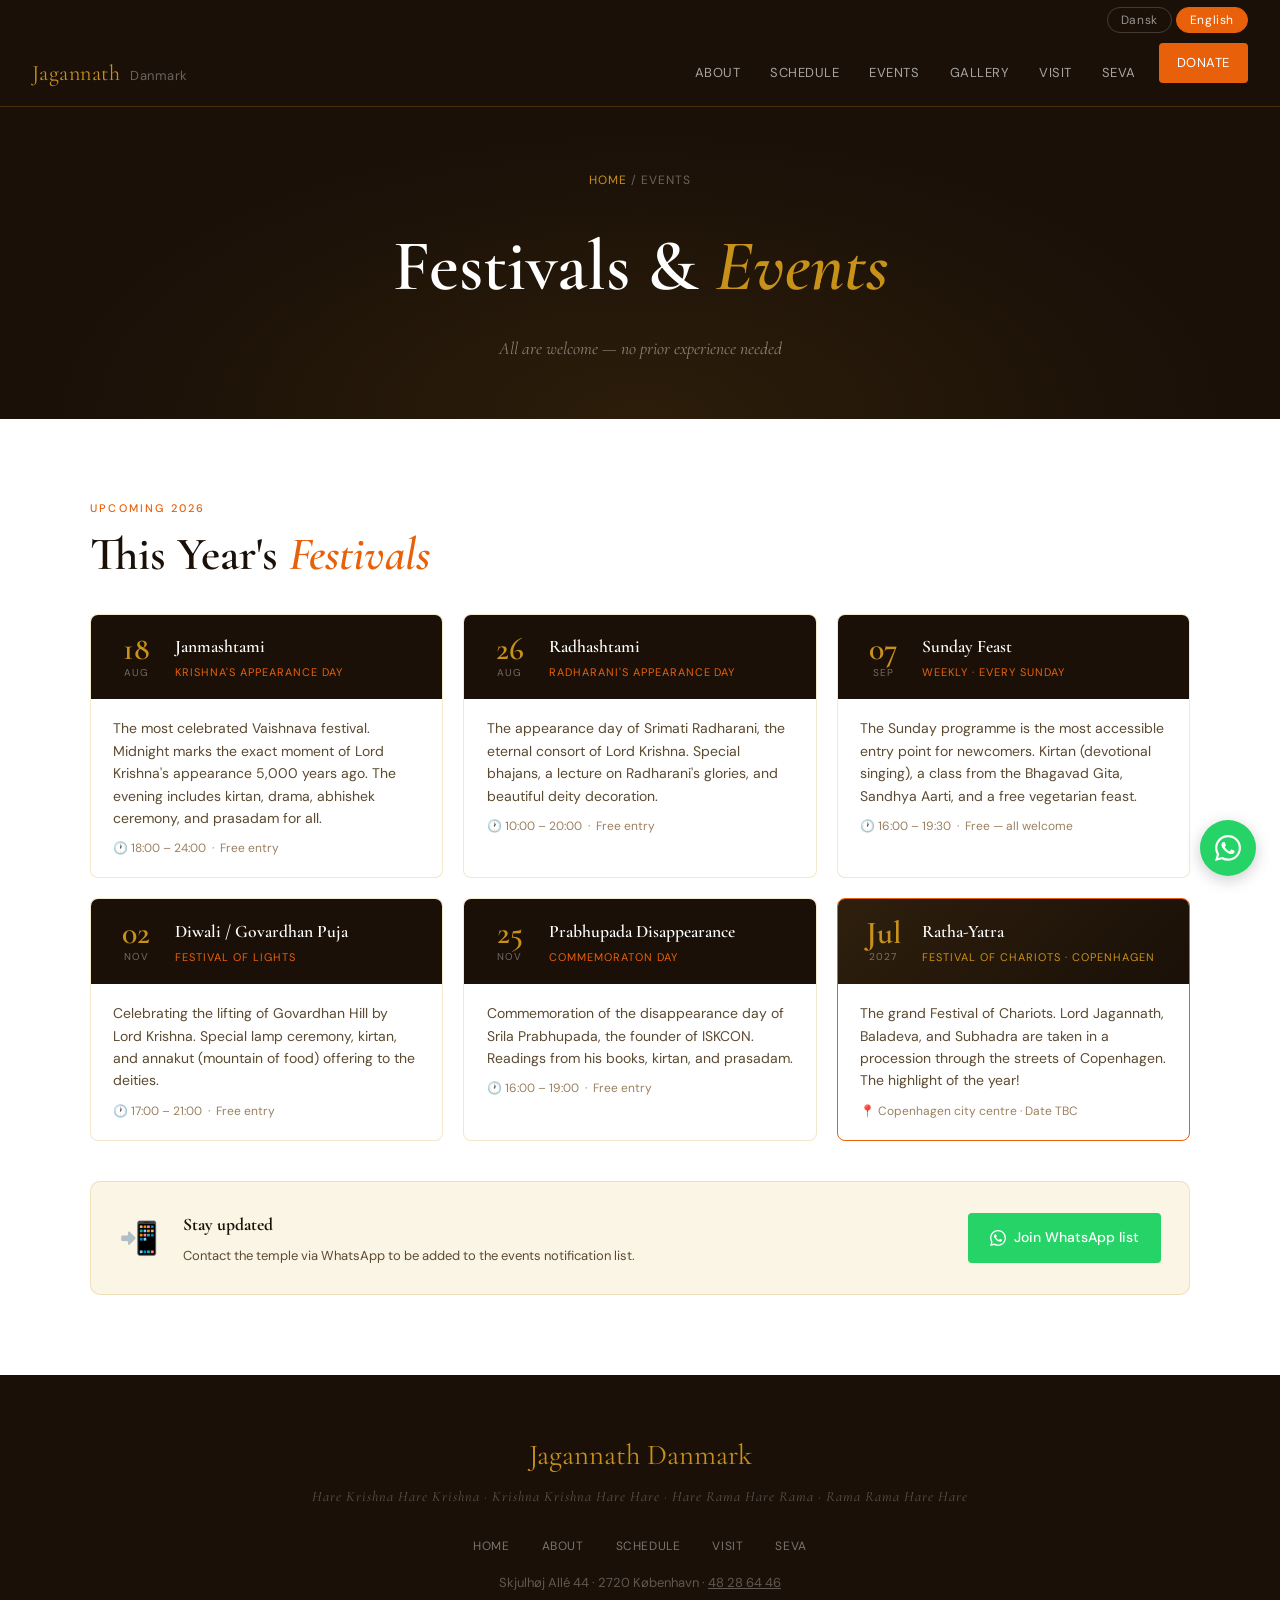
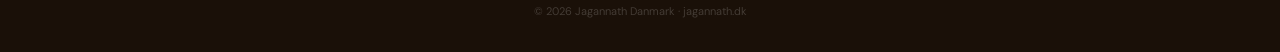
<file: events.html>
<!DOCTYPE html><html lang="en"><head><meta charset="UTF-8"><meta name="viewport" content="width=device-width,initial-scale=1.0"><title>Events — Jagannath Danmark</title><link rel="preconnect" href="https://fonts.googleapis.com"><link rel="preconnect" href="https://fonts.gstatic.com" crossorigin><link href="https://fonts.googleapis.com/css2?family=Cormorant+Garamond:ital,wght@0,400;0,600;1,400&family=DM+Sans:wght@400;500&display=swap" rel="stylesheet"><link rel="stylesheet" href="shared.css"></head><body>
<div class="lang-bar"><button class="lang-btn" onclick="setLang('da')">Dansk</button><button class="lang-btn active" onclick="setLang('en')">English</button></div>
<nav><a class="nav-logo" href="index.html">Jagannath<span> Danmark</span></a><button class="nav-toggle" onclick="toggleMenu()">☰</button><ul class="nav-links" id="nav-menu"><li><a href="about.html"><span class="t-en">About</span><span class="t-da">Om os</span></a></li><li><a href="schedule.html"><span class="t-en">Schedule</span><span class="t-da">Program</span></a></li><li><a href="events.html"><span class="t-en">Events</span><span class="t-da">Begivenheder</span></a></li><li><a href="gallery.html"><span class="t-en">Gallery</span><span class="t-da">Galleri</span></a></li><li><a href="visit.html"><span class="t-en">Visit</span><span class="t-da">Besøg</span></a></li><li><a href="seva.html"><span class="t-en">Seva</span><span class="t-da">Seva</span></a></li>
    <li><a href="donate.html" class="nav-donate"><span class="t-en">Donate</span><span class="t-da">Donér</span></a></li></ul></nav>
<div class="page-hero"><div class="breadcrumb"><a href="index.html">Home</a> / <span class="t-en">Events</span><span class="t-da">Begivenheder</span></div><h1><span class="t-en">Festivals &amp; <em>Events</em></span><span class="t-da">Festivaler &amp; <em>Begivenheder</em></span></h1><p><span class="t-en">All are welcome — no prior experience needed</span><span class="t-da">Alle er velkomne — ingen forudgående erfaring nødvendig</span></p></div>

<section class="bg-white"><div class="container">
  <p class="eyebrow"><span class="t-en">Upcoming 2026</span><span class="t-da">Kommende 2026</span></p>
  <h2 class="sec-title"><span class="t-en">This Year's <em>Festivals</em></span><span class="t-da">Årets <em>Festivaler</em></span></h2>
  <div class="events-grid" style="margin-top:2rem">
    <div class="event-card"><div class="event-head"><div class="date-box"><div class="day">18</div><div class="mon">Aug</div></div><div><div class="ev-name">Janmashtami</div><div class="ev-type"><span class="t-en">Krishna's Appearance Day</span><span class="t-da">Krishnas tilsynekomstdag</span></div></div></div><div class="event-body-inner"><p><span class="t-en">The most celebrated Vaishnava festival. Midnight marks the exact moment of Lord Krishna's appearance 5,000 years ago. The evening includes kirtan, drama, abhishek ceremony, and prasadam for all.</span><span class="t-da">Den mest fejrede vaishnaviske festival. Midnat markerer det nøjagtige øjeblik for Herre Krishnas tilsynekomst for 5.000 år siden. Aftenen inkluderer kirtan, drama, abhishek-ceremoni og prasadam for alle.</span></p><div class="ev-meta">🕐 18:00 – 24:00 &nbsp;·&nbsp; <span class="t-en">Free entry</span><span class="t-da">Gratis adgang</span></div></div></div>
    <div class="event-card"><div class="event-head"><div class="date-box"><div class="day">26</div><div class="mon">Aug</div></div><div><div class="ev-name">Radhashtami</div><div class="ev-type"><span class="t-en">Radharani's Appearance Day</span><span class="t-da">Radharanis tilsynekomstdag</span></div></div></div><div class="event-body-inner"><p><span class="t-en">The appearance day of Srimati Radharani, the eternal consort of Lord Krishna. Special bhajans, a lecture on Radharani's glories, and beautiful deity decoration.</span><span class="t-da">Srimati Radharanis tilsynekomstdag, Herre Krishnas evige ledsager. Særlige bhajaner, foredrag om Radharanis herligheder og smuk gudedekoration.</span></p><div class="ev-meta">🕐 10:00 – 20:00 &nbsp;·&nbsp; <span class="t-en">Free entry</span><span class="t-da">Gratis adgang</span></div></div></div>
    <div class="event-card"><div class="event-head"><div class="date-box"><div class="day">07</div><div class="mon">Sep</div></div><div><div class="ev-name">Sunday Feast</div><div class="ev-type"><span class="t-en">Weekly · Every Sunday</span><span class="t-da">Ugentlig · Hver søndag</span></div></div></div><div class="event-body-inner"><p><span class="t-en">The Sunday programme is the most accessible entry point for newcomers. Kirtan (devotional singing), a class from the Bhagavad Gita, Sandhya Aarti, and a free vegetarian feast.</span><span class="t-da">Søndagsprogrammet er det mest tilgængelige indgangspunkt for nytilkomne. Kirtan, en klasse fra Bhagavad Gita, Sandhya Aarti og en gratis vegetarisk fest.</span></p><div class="ev-meta">🕐 16:00 – 19:30 &nbsp;·&nbsp; <span class="t-en">Free — all welcome</span><span class="t-da">Gratis — alle velkomne</span></div></div></div>
    <div class="event-card"><div class="event-head"><div class="date-box"><div class="day">02</div><div class="mon">Nov</div></div><div><div class="ev-name">Diwali / Govardhan Puja</div><div class="ev-type"><span class="t-en">Festival of Lights</span><span class="t-da">Lysfestival</span></div></div></div><div class="event-body-inner"><p><span class="t-en">Celebrating the lifting of Govardhan Hill by Lord Krishna. Special lamp ceremony, kirtan, and annakut (mountain of food) offering to the deities.</span><span class="t-da">Fejring af Herre Krishnas løftning af Govardhanbakken. Særlig lampeceremoni, kirtan og annakut-tilbud.</span></p><div class="ev-meta">🕐 17:00 – 21:00 &nbsp;·&nbsp; <span class="t-en">Free entry</span><span class="t-da">Gratis adgang</span></div></div></div>
    <div class="event-card"><div class="event-head"><div class="date-box"><div class="day">25</div><div class="mon">Nov</div></div><div><div class="ev-name">Prabhupada Disappearance</div><div class="ev-type"><span class="t-en">Commemoraton Day</span><span class="t-da">Mindedag</span></div></div></div><div class="event-body-inner"><p><span class="t-en">Commemoration of the disappearance day of Srila Prabhupada, the founder of ISKCON. Readings from his books, kirtan, and prasadam.</span><span class="t-da">Mindedag for Srila Prabhupadas bortgang, ISKCON's grundlægger. Oplæsninger fra hans bøger, kirtan og prasadam.</span></p><div class="ev-meta">🕐 16:00 – 19:00 &nbsp;·&nbsp; <span class="t-en">Free entry</span><span class="t-da">Gratis adgang</span></div></div></div>
    <div class="event-card" style="border-color:var(--saffron)"><div class="event-head" style="background:linear-gradient(135deg,#2E1F0D,#1A1008)"><div class="date-box"><div class="day">Jul</div><div class="mon">2027</div></div><div><div class="ev-name">Ratha-Yatra</div><div class="ev-type" style="color:var(--gold)"><span class="t-en">Festival of Chariots · Copenhagen</span><span class="t-da">Vognfestival · København</span></div></div></div><div class="event-body-inner"><p><span class="t-en">The grand Festival of Chariots. Lord Jagannath, Baladeva, and Subhadra are taken in a procession through the streets of Copenhagen. The highlight of the year!</span><span class="t-da">Den store Vognfestival. Herre Jagannath, Baladeva og Subhadra tages i en procession gennem Københavns gader. Årets højdepunkt!</span></p><div class="ev-meta">📍 <span class="t-en">Copenhagen city centre · Date TBC</span><span class="t-da">Københavns centrum · Dato bekræftes</span></div></div></div>
  </div>
  <div style="background:var(--gold-light);border:1px solid var(--border);border-radius:10px;padding:1.75rem;margin-top:2.5rem;display:flex;gap:1.5rem;align-items:center;flex-wrap:wrap">
    <div style="font-size:2rem">📲</div>
    <div style="flex:1">
      <h4 style="font-family:var(--font-d);font-size:1.1rem;margin-bottom:.35rem"><span class="t-en">Stay updated</span><span class="t-da">Hold dig opdateret</span></h4>
      <p style="font-size:13px;color:var(--text-mid)"><span class="t-en">Contact the temple via WhatsApp to be added to the events notification list.</span><span class="t-da">Kontakt templet via WhatsApp for at blive tilføjet til begivenhedsnotifikationslisten.</span></p>
    </div>
    <a href="https://wa.me/4548286446" target="_blank" class="btn-whatsapp"><svg width="16" height="16" viewBox="0 0 24 24" fill="currentColor"><path d="M17.472 14.382c-.297-.149-1.758-.867-2.03-.967-.273-.099-.471-.148-.67.15-.197.297-.767.966-.94 1.164-.173.199-.347.223-.644.075-.297-.15-1.255-.463-2.39-1.475-.883-.788-1.48-1.761-1.653-2.059-.173-.297-.018-.458.13-.606.134-.133.298-.347.446-.52.149-.174.198-.298.298-.497.099-.198.05-.371-.025-.52-.075-.149-.669-1.612-.916-2.207-.242-.579-.487-.5-.669-.51-.173-.008-.371-.01-.57-.01-.198 0-.52.074-.792.372-.272.297-1.04 1.016-1.04 2.479 0 1.462 1.065 2.875 1.213 3.074.149.198 2.096 3.2 5.077 4.487.709.306 1.262.489 1.694.625.712.227 1.36.195 1.871.118.571-.085 1.758-.719 2.006-1.413.248-.694.248-1.289.173-1.413-.074-.124-.272-.198-.57-.347m-5.421 7.403h-.004a9.87 9.87 0 01-5.031-1.378l-.361-.214-3.741.982.998-3.648-.235-.374a9.86 9.86 0 01-1.51-5.26c.001-5.45 4.436-9.884 9.888-9.884 2.64 0 5.122 1.03 6.988 2.898a9.825 9.825 0 012.893 6.994c-.003 5.45-4.437 9.884-9.885 9.884m8.413-18.297A11.815 11.815 0 0012.05 0C5.495 0 .16 5.335.157 11.892c0 2.096.547 4.142 1.588 5.945L.057 24l6.305-1.654a11.882 11.882 0 005.683 1.448h.005c6.554 0 11.89-5.335 11.893-11.893a11.821 11.821 0 00-3.48-8.413z"/></svg> Join WhatsApp list</a>
  </div>
</div></section>

<footer><div class="footer-logo">Jagannath Danmark</div><div class="footer-mantra">Hare Krishna Hare Krishna · Krishna Krishna Hare Hare · Hare Rama Hare Rama · Rama Rama Hare Hare</div><div class="footer-links"><a href="index.html">Home</a><a href="about.html"><span class="t-en">About</span><span class="t-da">Om os</span></a><a href="schedule.html"><span class="t-en">Schedule</span><span class="t-da">Program</span></a><a href="visit.html"><span class="t-en">Visit</span><span class="t-da">Besøg</span></a><a href="donate.html">Seva</a></div><div class="footer-addr">Skjulhøj Allé 44 · 2720 København · <a href="tel:+4548286446" style="color:inherit">48 28 64 46</a></div><div class="footer-copy">© 2026 Jagannath Danmark · jagannath.dk</div></footer>
<a href="https://wa.me/4548286446" class="whatsapp-fab" target="_blank" aria-label="WhatsApp"><svg width="26" height="26" viewBox="0 0 24 24" fill="white"><path d="M17.472 14.382c-.297-.149-1.758-.867-2.03-.967-.273-.099-.471-.148-.67.15-.197.297-.767.966-.94 1.164-.173.199-.347.223-.644.075-.297-.15-1.255-.463-2.39-1.475-.883-.788-1.48-1.761-1.653-2.059-.173-.297-.018-.458.13-.606.134-.133.298-.347.446-.52.149-.174.198-.298.298-.497.099-.198.05-.371-.025-.52-.075-.149-.669-1.612-.916-2.207-.242-.579-.487-.5-.669-.51-.173-.008-.371-.01-.57-.01-.198 0-.52.074-.792.372-.272.297-1.04 1.016-1.04 2.479 0 1.462 1.065 2.875 1.213 3.074.149.198 2.096 3.2 5.077 4.487.709.306 1.262.489 1.694.625.712.227 1.36.195 1.871.118.571-.085 1.758-.719 2.006-1.413.248-.694.248-1.289.173-1.413-.074-.124-.272-.198-.57-.347m-5.421 7.403h-.004a9.87 9.87 0 01-5.031-1.378l-.361-.214-3.741.982.998-3.648-.235-.374a9.86 9.86 0 01-1.51-5.26c.001-5.45 4.436-9.884 9.888-9.884 2.64 0 5.122 1.03 6.988 2.898a9.825 9.825 0 012.893 6.994c-.003 5.45-4.437 9.884-9.885 9.884m8.413-18.297A11.815 11.815 0 0012.05 0C5.495 0 .16 5.335.157 11.892c0 2.096.547 4.142 1.588 5.945L.057 24l6.305-1.654a11.882 11.882 0 005.683 1.448h.005c6.554 0 11.89-5.335 11.893-11.893a11.821 11.821 0 00-3.48-8.413z"/></svg></a>
<script src="shared.js"></script></body></html>
</file>
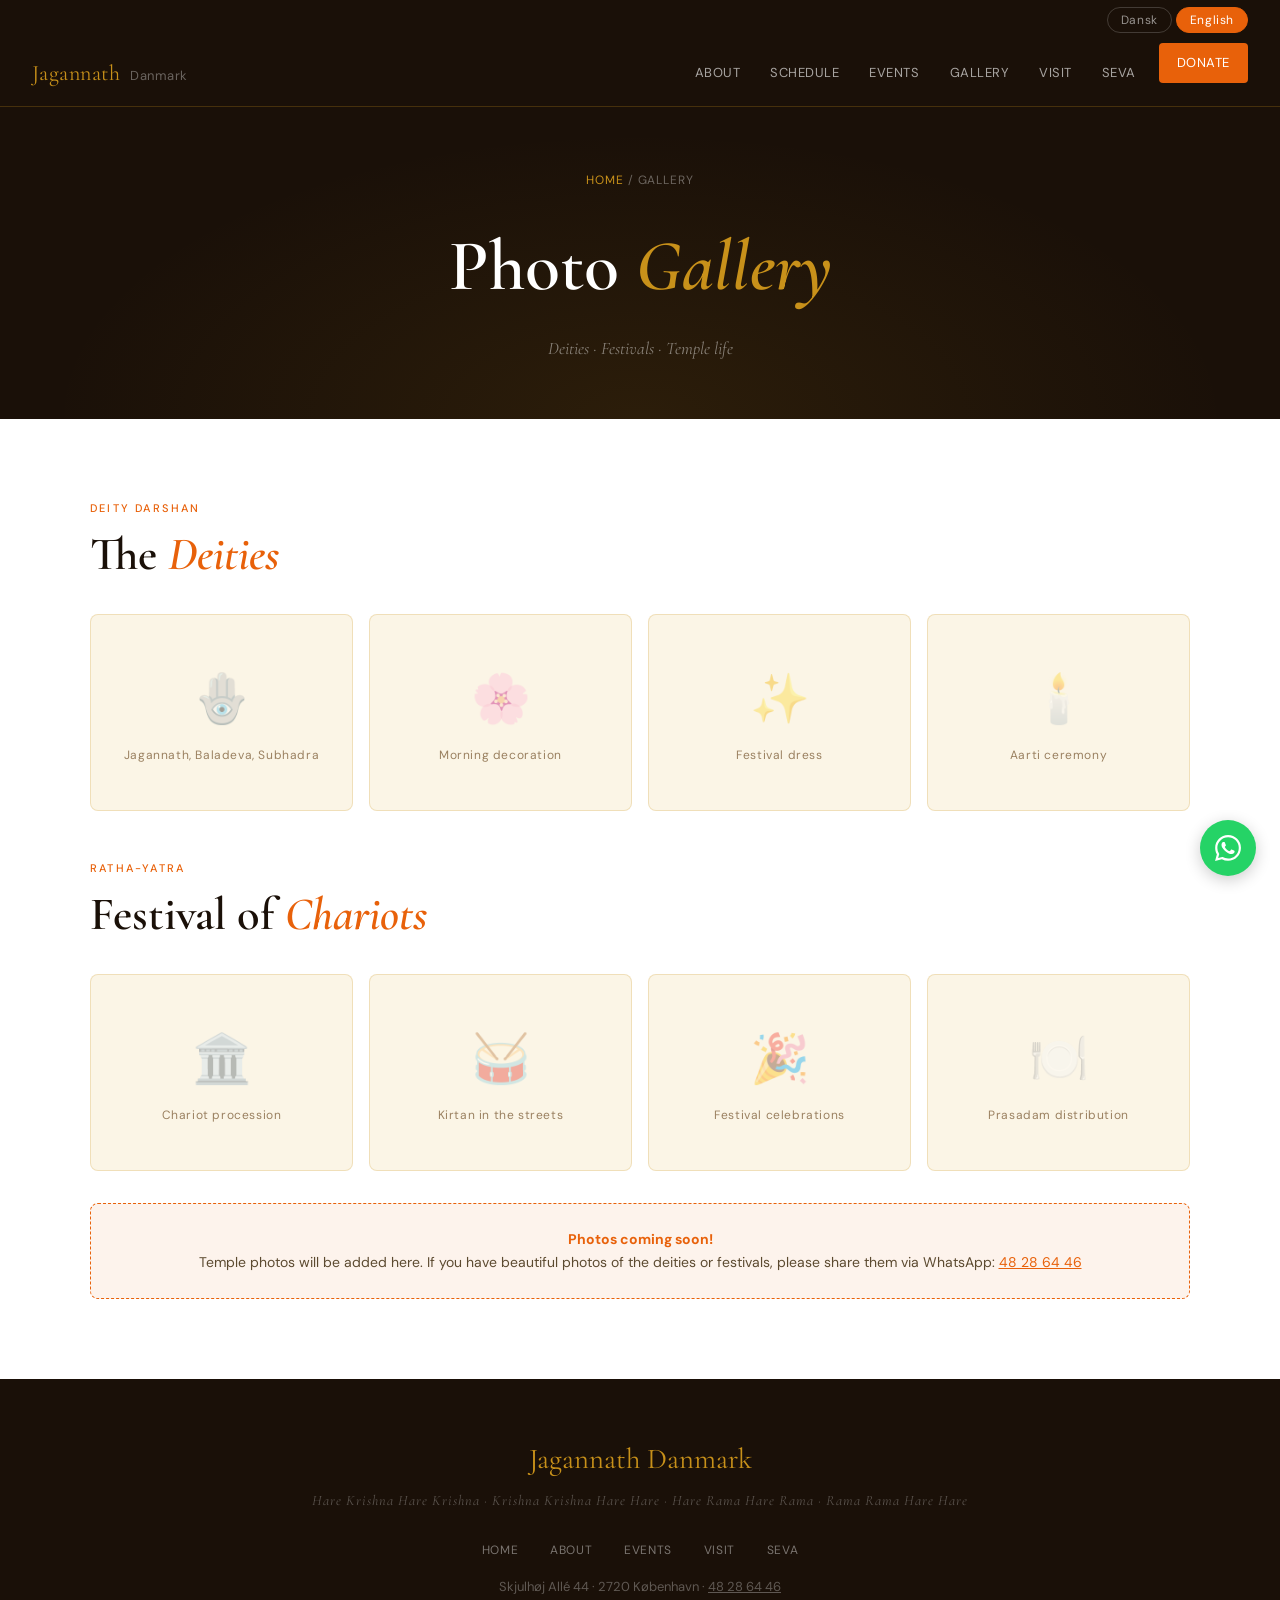
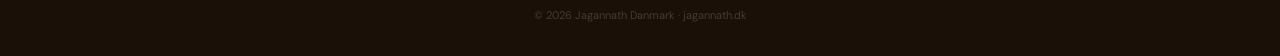
<file: gallery.html>
<!DOCTYPE html><html lang="en"><head><meta charset="UTF-8"><meta name="viewport" content="width=device-width,initial-scale=1.0"><title>Gallery — Jagannath Danmark</title><link rel="preconnect" href="https://fonts.googleapis.com"><link rel="preconnect" href="https://fonts.gstatic.com" crossorigin><link href="https://fonts.googleapis.com/css2?family=Cormorant+Garamond:ital,wght@0,400;0,600;1,400&family=DM+Sans:wght@400;500&display=swap" rel="stylesheet"><link rel="stylesheet" href="shared.css">
<style>
.gallery-grid { display:grid; grid-template-columns:repeat(auto-fill,minmax(240px,1fr)); gap:1rem; margin-top:2rem; }
.g-item { border-radius:8px; aspect-ratio:4/3; overflow:hidden; border:1px solid var(--border); background:var(--gold-light); display:flex; flex-direction:column; align-items:center; justify-content:center; gap:.5rem; transition:transform .2s; }
.g-item:hover { transform:scale(1.02); }
.g-item .g-icon { font-size:3rem; opacity:.4; }
.g-item .g-label { font-size:12px; color:var(--text-muted); letter-spacing:.05em; }
.upload-note { background:var(--saffron-light); border:1px dashed var(--saffron); border-radius:8px; padding:1.5rem 2rem; text-align:center; margin-top:2rem; }
.upload-note p { font-size:14px; color:var(--text-mid); }
.upload-note strong { color:var(--saffron); }
</style>
</head><body>
<div class="lang-bar"><button class="lang-btn" onclick="setLang('da')">Dansk</button><button class="lang-btn active" onclick="setLang('en')">English</button></div>
<nav><a class="nav-logo" href="index.html">Jagannath<span> Danmark</span></a><button class="nav-toggle" onclick="toggleMenu()">☰</button><ul class="nav-links" id="nav-menu"><li><a href="about.html"><span class="t-en">About</span><span class="t-da">Om os</span></a></li><li><a href="schedule.html"><span class="t-en">Schedule</span><span class="t-da">Program</span></a></li><li><a href="events.html"><span class="t-en">Events</span><span class="t-da">Begivenheder</span></a></li><li><a href="gallery.html"><span class="t-en">Gallery</span><span class="t-da">Galleri</span></a></li><li><a href="visit.html"><span class="t-en">Visit</span><span class="t-da">Besøg</span></a></li><li><a href="seva.html"><span class="t-en">Seva</span><span class="t-da">Seva</span></a></li>
    <li><a href="donate.html" class="nav-donate"><span class="t-en">Donate</span><span class="t-da">Donér</span></a></li></ul></nav>
<div class="page-hero"><div class="breadcrumb"><a href="index.html">Home</a> / <span class="t-en">Gallery</span><span class="t-da">Galleri</span></div><h1><span class="t-en">Photo <em>Gallery</em></span><span class="t-da">Foto <em>Galleri</em></span></h1><p><span class="t-en">Deities · Festivals · Temple life</span><span class="t-da">Guderne · Festivaler · Tempelliv</span></p></div>

<section class="bg-white"><div class="container">
  <p class="eyebrow"><span class="t-en">Deity Darshan</span><span class="t-da">Gudernes Darshan</span></p>
  <h2 class="sec-title"><span class="t-en">The <em>Deities</em></span><span class="t-da"><em>Guderne</em></span></h2>
  <div class="gallery-grid">
    <div class="g-item"><div class="g-icon">🪬</div><div class="g-label"><span class="t-en">Jagannath, Baladeva, Subhadra</span><span class="t-da">Jagannath, Baladeva, Subhadra</span></div></div>
    <div class="g-item"><div class="g-icon">🌸</div><div class="g-label"><span class="t-en">Morning decoration</span><span class="t-da">Morgendekoration</span></div></div>
    <div class="g-item"><div class="g-icon">✨</div><div class="g-label"><span class="t-en">Festival dress</span><span class="t-da">Festivaldragt</span></div></div>
    <div class="g-item"><div class="g-icon">🕯️</div><div class="g-label"><span class="t-en">Aarti ceremony</span><span class="t-da">Aarti ceremoni</span></div></div>
  </div>

  <p class="eyebrow" style="margin-top:3rem"><span class="t-en">Ratha-Yatra</span><span class="t-da">Ratha-Yatra</span></p>
  <h2 class="sec-title"><span class="t-en">Festival of <em>Chariots</em></span><span class="t-da">Vognfestival</span></h2>
  <div class="gallery-grid">
    <div class="g-item"><div class="g-icon">🏛️</div><div class="g-label"><span class="t-en">Chariot procession</span><span class="t-da">Vognprocession</span></div></div>
    <div class="g-item"><div class="g-icon">🥁</div><div class="g-label"><span class="t-en">Kirtan in the streets</span><span class="t-da">Kirtan i gaderne</span></div></div>
    <div class="g-item"><div class="g-icon">🎉</div><div class="g-label"><span class="t-en">Festival celebrations</span><span class="t-da">Festivalfejringer</span></div></div>
    <div class="g-item"><div class="g-icon">🍽️</div><div class="g-label"><span class="t-en">Prasadam distribution</span><span class="t-da">Prasadam uddeling</span></div></div>
  </div>

  <div class="upload-note">
    <p><strong><span class="t-en">Photos coming soon!</span><span class="t-da">Fotos kommer snart!</span></strong><br>
    <span class="t-en">Temple photos will be added here. If you have beautiful photos of the deities or festivals, please share them via WhatsApp: <a href="https://wa.me/4548286446" style="color:var(--saffron)">48 28 64 46</a></span>
    <span class="t-da">Tempelfotos tilføjes her. Hvis du har smukke fotos af guderne eller festivaler, kan du dele dem via WhatsApp: <a href="https://wa.me/4548286446" style="color:var(--saffron)">48 28 64 46</a></span>
    </p>
  </div>
</div></section>

<footer><div class="footer-logo">Jagannath Danmark</div><div class="footer-mantra">Hare Krishna Hare Krishna · Krishna Krishna Hare Hare · Hare Rama Hare Rama · Rama Rama Hare Hare</div><div class="footer-links"><a href="index.html">Home</a><a href="about.html"><span class="t-en">About</span><span class="t-da">Om os</span></a><a href="events.html"><span class="t-en">Events</span><span class="t-da">Begivenheder</span></a><a href="visit.html"><span class="t-en">Visit</span><span class="t-da">Besøg</span></a><a href="donate.html">Seva</a></div><div class="footer-addr">Skjulhøj Allé 44 · 2720 København · <a href="tel:+4548286446" style="color:inherit">48 28 64 46</a></div><div class="footer-copy">© 2026 Jagannath Danmark · jagannath.dk</div></footer>
<a href="https://wa.me/4548286446" class="whatsapp-fab" target="_blank" aria-label="WhatsApp"><svg width="26" height="26" viewBox="0 0 24 24" fill="white"><path d="M17.472 14.382c-.297-.149-1.758-.867-2.03-.967-.273-.099-.471-.148-.67.15-.197.297-.767.966-.94 1.164-.173.199-.347.223-.644.075-.297-.15-1.255-.463-2.39-1.475-.883-.788-1.48-1.761-1.653-2.059-.173-.297-.018-.458.13-.606.134-.133.298-.347.446-.52.149-.174.198-.298.298-.497.099-.198.05-.371-.025-.52-.075-.149-.669-1.612-.916-2.207-.242-.579-.487-.5-.669-.51-.173-.008-.371-.01-.57-.01-.198 0-.52.074-.792.372-.272.297-1.04 1.016-1.04 2.479 0 1.462 1.065 2.875 1.213 3.074.149.198 2.096 3.2 5.077 4.487.709.306 1.262.489 1.694.625.712.227 1.36.195 1.871.118.571-.085 1.758-.719 2.006-1.413.248-.694.248-1.289.173-1.413-.074-.124-.272-.198-.57-.347m-5.421 7.403h-.004a9.87 9.87 0 01-5.031-1.378l-.361-.214-3.741.982.998-3.648-.235-.374a9.86 9.86 0 01-1.51-5.26c.001-5.45 4.436-9.884 9.888-9.884 2.64 0 5.122 1.03 6.988 2.898a9.825 9.825 0 012.893 6.994c-.003 5.45-4.437 9.884-9.885 9.884m8.413-18.297A11.815 11.815 0 0012.05 0C5.495 0 .16 5.335.157 11.892c0 2.096.547 4.142 1.588 5.945L.057 24l6.305-1.654a11.882 11.882 0 005.683 1.448h.005c6.554 0 11.89-5.335 11.893-11.893a11.821 11.821 0 00-3.48-8.413z"/></svg></a>
<script src="shared.js"></script></body></html>
</file>
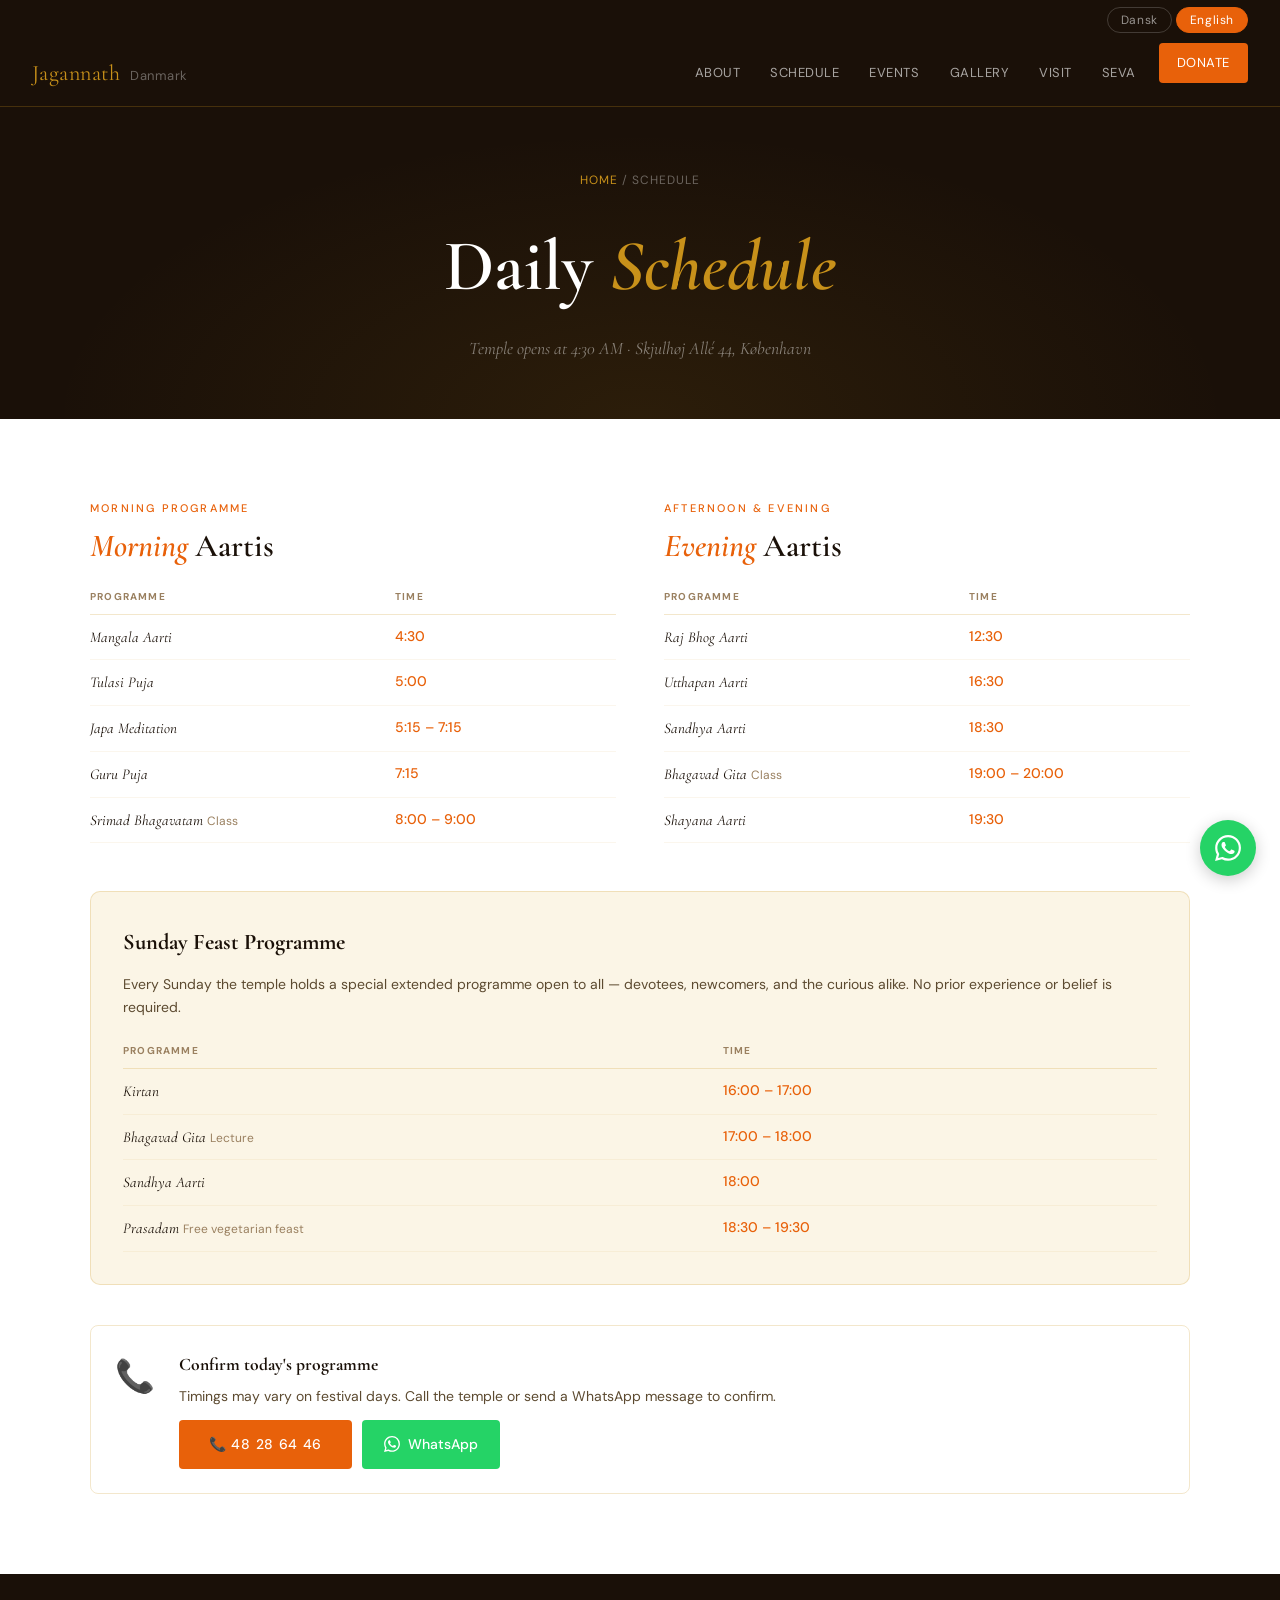
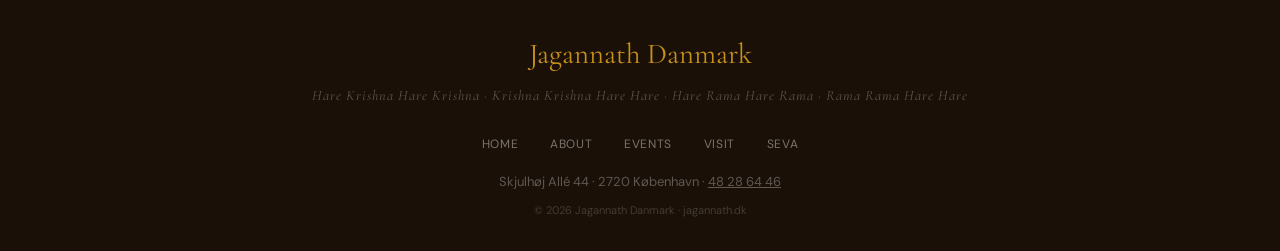
<file: schedule.html>
<!DOCTYPE html><html lang="en"><head><meta charset="UTF-8"><meta name="viewport" content="width=device-width,initial-scale=1.0"><title>Daily Schedule — Jagannath Danmark</title><link rel="preconnect" href="https://fonts.googleapis.com"><link rel="preconnect" href="https://fonts.gstatic.com" crossorigin><link href="https://fonts.googleapis.com/css2?family=Cormorant+Garamond:ital,wght@0,400;0,600;1,400&family=DM+Sans:wght@400;500&display=swap" rel="stylesheet"><link rel="stylesheet" href="shared.css"></head><body>
<div class="lang-bar"><button class="lang-btn" onclick="setLang('da')">Dansk</button><button class="lang-btn active" onclick="setLang('en')">English</button></div>
<nav><a class="nav-logo" href="index.html">Jagannath<span> Danmark</span></a><button class="nav-toggle" onclick="toggleMenu()">☰</button><ul class="nav-links" id="nav-menu"><li><a href="about.html"><span class="t-en">About</span><span class="t-da">Om os</span></a></li><li><a href="schedule.html"><span class="t-en">Schedule</span><span class="t-da">Program</span></a></li><li><a href="events.html"><span class="t-en">Events</span><span class="t-da">Begivenheder</span></a></li><li><a href="gallery.html"><span class="t-en">Gallery</span><span class="t-da">Galleri</span></a></li><li><a href="visit.html"><span class="t-en">Visit</span><span class="t-da">Besøg</span></a></li><li><a href="seva.html"><span class="t-en">Seva</span><span class="t-da">Seva</span></a></li>
    <li><a href="donate.html" class="nav-donate"><span class="t-en">Donate</span><span class="t-da">Donér</span></a></li></ul></nav>
<div class="page-hero"><div class="breadcrumb"><a href="index.html">Home</a> / <span class="t-en">Schedule</span><span class="t-da">Program</span></div><h1><span class="t-en">Daily <em>Schedule</em></span><span class="t-da">Dagligt <em>Program</em></span></h1><p><span class="t-en">Temple opens at 4:30 AM · Skjulhøj Allé 44, København</span><span class="t-da">Templet åbner kl. 4:30 · Skjulhøj Allé 44, København</span></p></div>

<section class="bg-white"><div class="container">
<div class="grid-2" style="align-items:start;gap:3rem">
<div>
  <p class="eyebrow"><span class="t-en">Morning programme</span><span class="t-da">Morgenprogram</span></p>
  <h2 class="sec-title" style="font-size:2rem"><span class="t-en"><em>Morning</em> Aartis</span><span class="t-da"><em>Morgen</em> Aartier</span></h2>
  <table class="sched-table">
    <thead><tr><th><span class="t-en">Programme</span><span class="t-da">Program</span></th><th><span class="t-en">Time</span><span class="t-da">Tid</span></th></tr></thead>
    <tbody>
      <tr><td>Mangala Aarti</td><td>4:30</td></tr>
      <tr><td>Tulasi Puja</td><td>5:00</td></tr>
      <tr><td>Japa Meditation</td><td>5:15 – 7:15</td></tr>
      <tr><td>Guru Puja</td><td>7:15</td></tr>
      <tr><td>Srimad Bhagavatam <span style="font-family:var(--font-b);font-style:normal;font-size:12px;color:var(--text-muted)"><span class="t-en">Class</span><span class="t-da">Klasse</span></span></td><td>8:00 – 9:00</td></tr>
    </tbody>
  </table>
</div>
<div>
  <p class="eyebrow"><span class="t-en">Afternoon & Evening</span><span class="t-da">Eftermiddag & Aften</span></p>
  <h2 class="sec-title" style="font-size:2rem"><span class="t-en"><em>Evening</em> Aartis</span><span class="t-da"><em>Aften</em> Aartier</span></h2>
  <table class="sched-table">
    <thead><tr><th><span class="t-en">Programme</span><span class="t-da">Program</span></th><th><span class="t-en">Time</span><span class="t-da">Tid</span></th></tr></thead>
    <tbody>
      <tr><td>Raj Bhog Aarti</td><td>12:30</td></tr>
      <tr><td>Utthapan Aarti</td><td>16:30</td></tr>
      <tr><td>Sandhya Aarti</td><td>18:30</td></tr>
      <tr><td>Bhagavad Gita <span style="font-family:var(--font-b);font-style:normal;font-size:12px;color:var(--text-muted)"><span class="t-en">Class</span><span class="t-da">Klasse</span></span></td><td>19:00 – 20:00</td></tr>
      <tr><td>Shayana Aarti</td><td>19:30</td></tr>
    </tbody>
  </table>
</div>
</div>

<div style="background:var(--gold-light);border:1px solid var(--border);border-radius:10px;padding:2rem;margin-top:3rem">
  <h3 style="font-family:var(--font-d);font-size:1.4rem;margin-bottom:.75rem"><span class="t-en">Sunday Feast Programme</span><span class="t-da">Søndagsfest Program</span></h3>
  <p style="font-size:14px;color:var(--text-mid);margin-bottom:1rem"><span class="t-en">Every Sunday the temple holds a special extended programme open to all — devotees, newcomers, and the curious alike. No prior experience or belief is required.</span><span class="t-da">Hver søndag afholder templet et særligt udvidet program åbent for alle — hengivne, nytilkomne og nysgerrige. Ingen tidligere erfaring eller tro er påkrævet.</span></p>
  <table class="sched-table">
    <thead><tr><th><span class="t-en">Programme</span><span class="t-da">Program</span></th><th><span class="t-en">Time</span><span class="t-da">Tid</span></th></tr></thead>
    <tbody>
      <tr><td>Kirtan</td><td>16:00 – 17:00</td></tr>
      <tr><td>Bhagavad Gita <span style="font-family:var(--font-b);font-style:normal;font-size:12px;color:var(--text-muted)"><span class="t-en">Lecture</span><span class="t-da">Foredrag</span></span></td><td>17:00 – 18:00</td></tr>
      <tr><td>Sandhya Aarti</td><td>18:00</td></tr>
      <tr><td>Prasadam <span style="font-family:var(--font-b);font-style:normal;font-size:12px;color:var(--text-muted)"><span class="t-en">Free vegetarian feast</span><span class="t-da">Gratis vegetarisk fest</span></span></td><td>18:30 – 19:30</td></tr>
    </tbody>
  </table>
</div>

<div style="margin-top:2.5rem;padding:1.5rem;border:1px solid var(--border);border-radius:8px;display:flex;gap:1.5rem;align-items:flex-start;flex-wrap:wrap">
  <div style="font-size:2rem">📞</div>
  <div>
    <h4 style="font-family:var(--font-d);font-size:1.1rem;margin-bottom:.35rem"><span class="t-en">Confirm today's programme</span><span class="t-da">Bekræft dagens program</span></h4>
    <p style="font-size:14px;color:var(--text-mid);margin-bottom:.75rem"><span class="t-en">Timings may vary on festival days. Call the temple or send a WhatsApp message to confirm.</span><span class="t-da">Tidspunkter kan variere på festivalsdage. Ring til templet eller send en WhatsApp-besked for at bekræfte.</span></p>
    <div style="display:flex;gap:10px;flex-wrap:wrap">
      <a href="tel:+4548286446" class="btn-primary">📞 48 28 64 46</a>
      <a href="https://wa.me/4548286446" target="_blank" class="btn-whatsapp"><svg width="16" height="16" viewBox="0 0 24 24" fill="currentColor"><path d="M17.472 14.382c-.297-.149-1.758-.867-2.03-.967-.273-.099-.471-.148-.67.15-.197.297-.767.966-.94 1.164-.173.199-.347.223-.644.075-.297-.15-1.255-.463-2.39-1.475-.883-.788-1.48-1.761-1.653-2.059-.173-.297-.018-.458.13-.606.134-.133.298-.347.446-.52.149-.174.198-.298.298-.497.099-.198.05-.371-.025-.52-.075-.149-.669-1.612-.916-2.207-.242-.579-.487-.5-.669-.51-.173-.008-.371-.01-.57-.01-.198 0-.52.074-.792.372-.272.297-1.04 1.016-1.04 2.479 0 1.462 1.065 2.875 1.213 3.074.149.198 2.096 3.2 5.077 4.487.709.306 1.262.489 1.694.625.712.227 1.36.195 1.871.118.571-.085 1.758-.719 2.006-1.413.248-.694.248-1.289.173-1.413-.074-.124-.272-.198-.57-.347m-5.421 7.403h-.004a9.87 9.87 0 01-5.031-1.378l-.361-.214-3.741.982.998-3.648-.235-.374a9.86 9.86 0 01-1.51-5.26c.001-5.45 4.436-9.884 9.888-9.884 2.64 0 5.122 1.03 6.988 2.898a9.825 9.825 0 012.893 6.994c-.003 5.45-4.437 9.884-9.885 9.884m8.413-18.297A11.815 11.815 0 0012.05 0C5.495 0 .16 5.335.157 11.892c0 2.096.547 4.142 1.588 5.945L.057 24l6.305-1.654a11.882 11.882 0 005.683 1.448h.005c6.554 0 11.89-5.335 11.893-11.893a11.821 11.821 0 00-3.48-8.413z"/></svg> WhatsApp</a>
    </div>
  </div>
</div>
</div></section>

<footer><div class="footer-logo">Jagannath Danmark</div><div class="footer-mantra">Hare Krishna Hare Krishna · Krishna Krishna Hare Hare · Hare Rama Hare Rama · Rama Rama Hare Hare</div><div class="footer-links"><a href="index.html">Home</a><a href="about.html"><span class="t-en">About</span><span class="t-da">Om os</span></a><a href="events.html"><span class="t-en">Events</span><span class="t-da">Begivenheder</span></a><a href="visit.html"><span class="t-en">Visit</span><span class="t-da">Besøg</span></a><a href="donate.html">Seva</a></div><div class="footer-addr">Skjulhøj Allé 44 · 2720 København · <a href="tel:+4548286446" style="color:inherit">48 28 64 46</a></div><div class="footer-copy">© 2026 Jagannath Danmark · jagannath.dk</div></footer>
<a href="https://wa.me/4548286446" class="whatsapp-fab" target="_blank" aria-label="WhatsApp"><svg width="26" height="26" viewBox="0 0 24 24" fill="white"><path d="M17.472 14.382c-.297-.149-1.758-.867-2.03-.967-.273-.099-.471-.148-.67.15-.197.297-.767.966-.94 1.164-.173.199-.347.223-.644.075-.297-.15-1.255-.463-2.39-1.475-.883-.788-1.48-1.761-1.653-2.059-.173-.297-.018-.458.13-.606.134-.133.298-.347.446-.52.149-.174.198-.298.298-.497.099-.198.05-.371-.025-.52-.075-.149-.669-1.612-.916-2.207-.242-.579-.487-.5-.669-.51-.173-.008-.371-.01-.57-.01-.198 0-.52.074-.792.372-.272.297-1.04 1.016-1.04 2.479 0 1.462 1.065 2.875 1.213 3.074.149.198 2.096 3.2 5.077 4.487.709.306 1.262.489 1.694.625.712.227 1.36.195 1.871.118.571-.085 1.758-.719 2.006-1.413.248-.694.248-1.289.173-1.413-.074-.124-.272-.198-.57-.347m-5.421 7.403h-.004a9.87 9.87 0 01-5.031-1.378l-.361-.214-3.741.982.998-3.648-.235-.374a9.86 9.86 0 01-1.51-5.26c.001-5.45 4.436-9.884 9.888-9.884 2.64 0 5.122 1.03 6.988 2.898a9.825 9.825 0 012.893 6.994c-.003 5.45-4.437 9.884-9.885 9.884m8.413-18.297A11.815 11.815 0 0012.05 0C5.495 0 .16 5.335.157 11.892c0 2.096.547 4.142 1.588 5.945L.057 24l6.305-1.654a11.882 11.882 0 005.683 1.448h.005c6.554 0 11.89-5.335 11.893-11.893a11.821 11.821 0 00-3.48-8.413z"/></svg></a>
<script src="shared.js"></script></body></html>
</file>
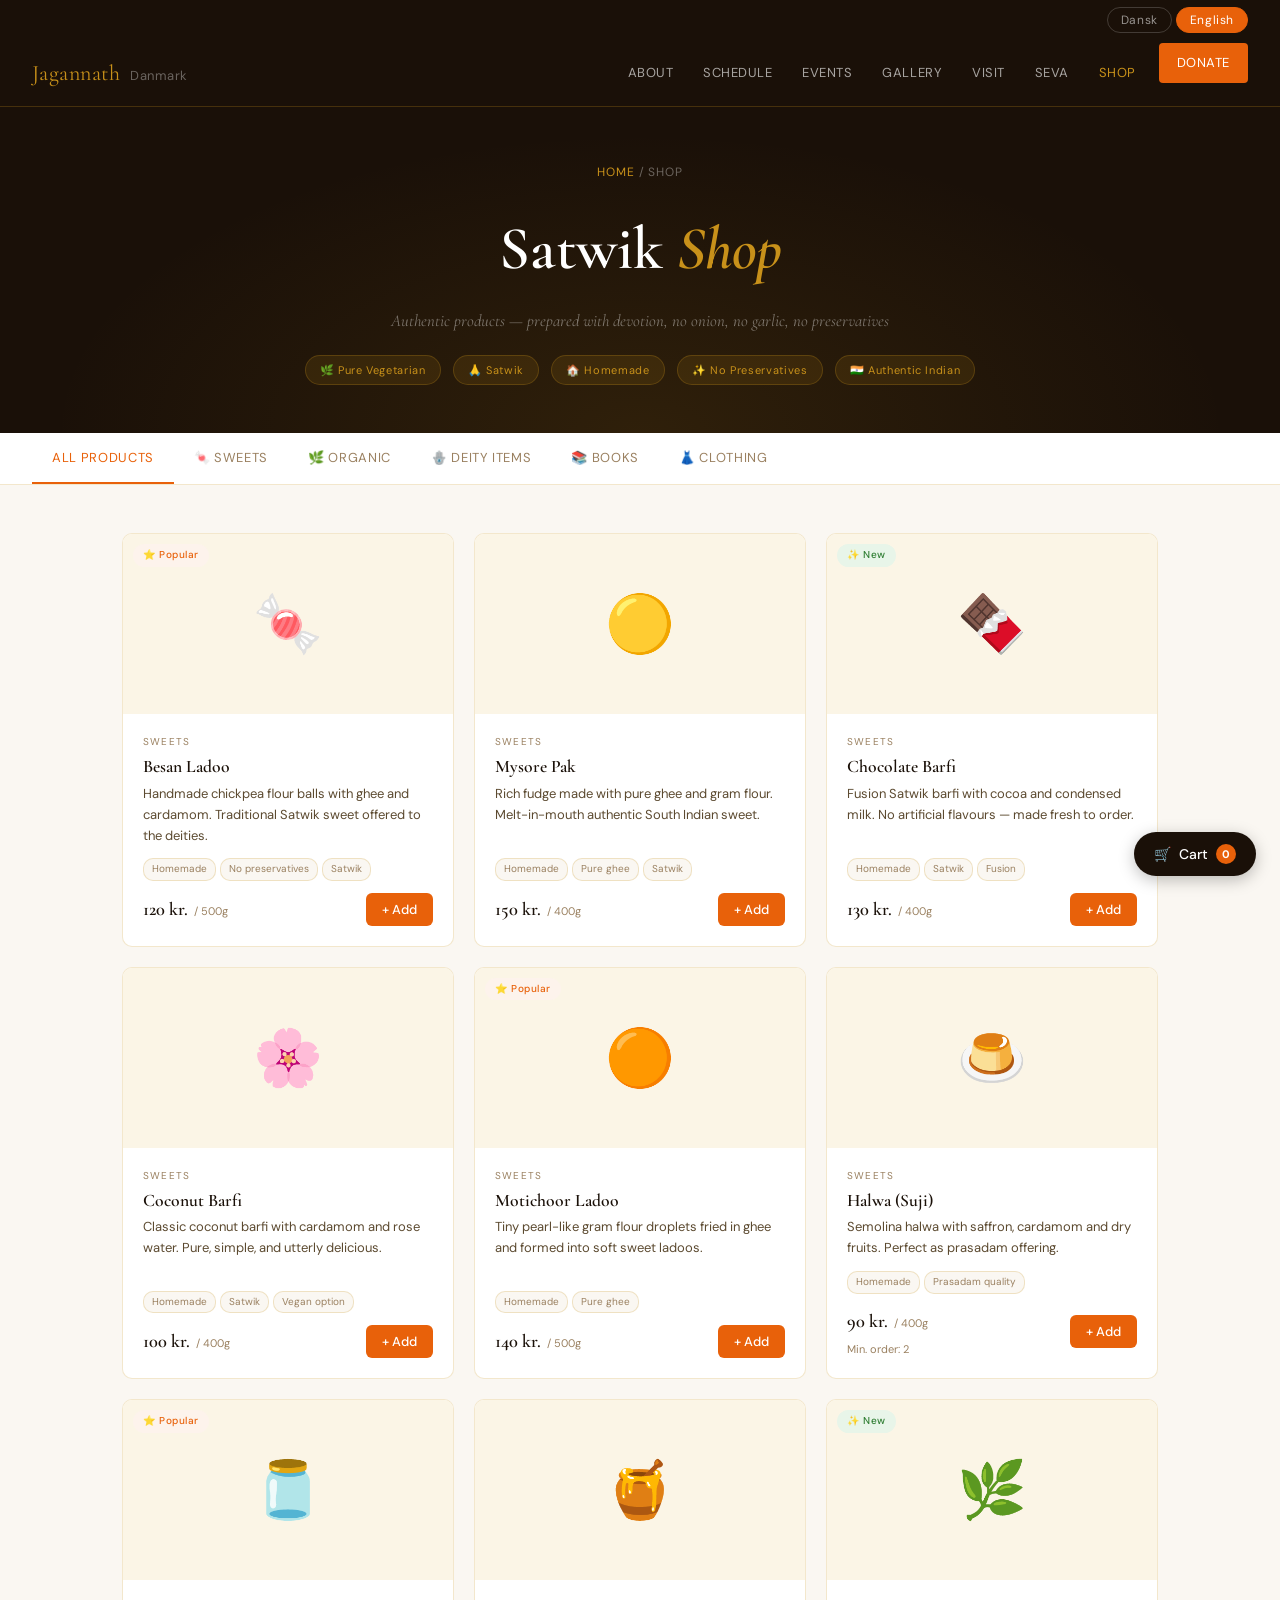
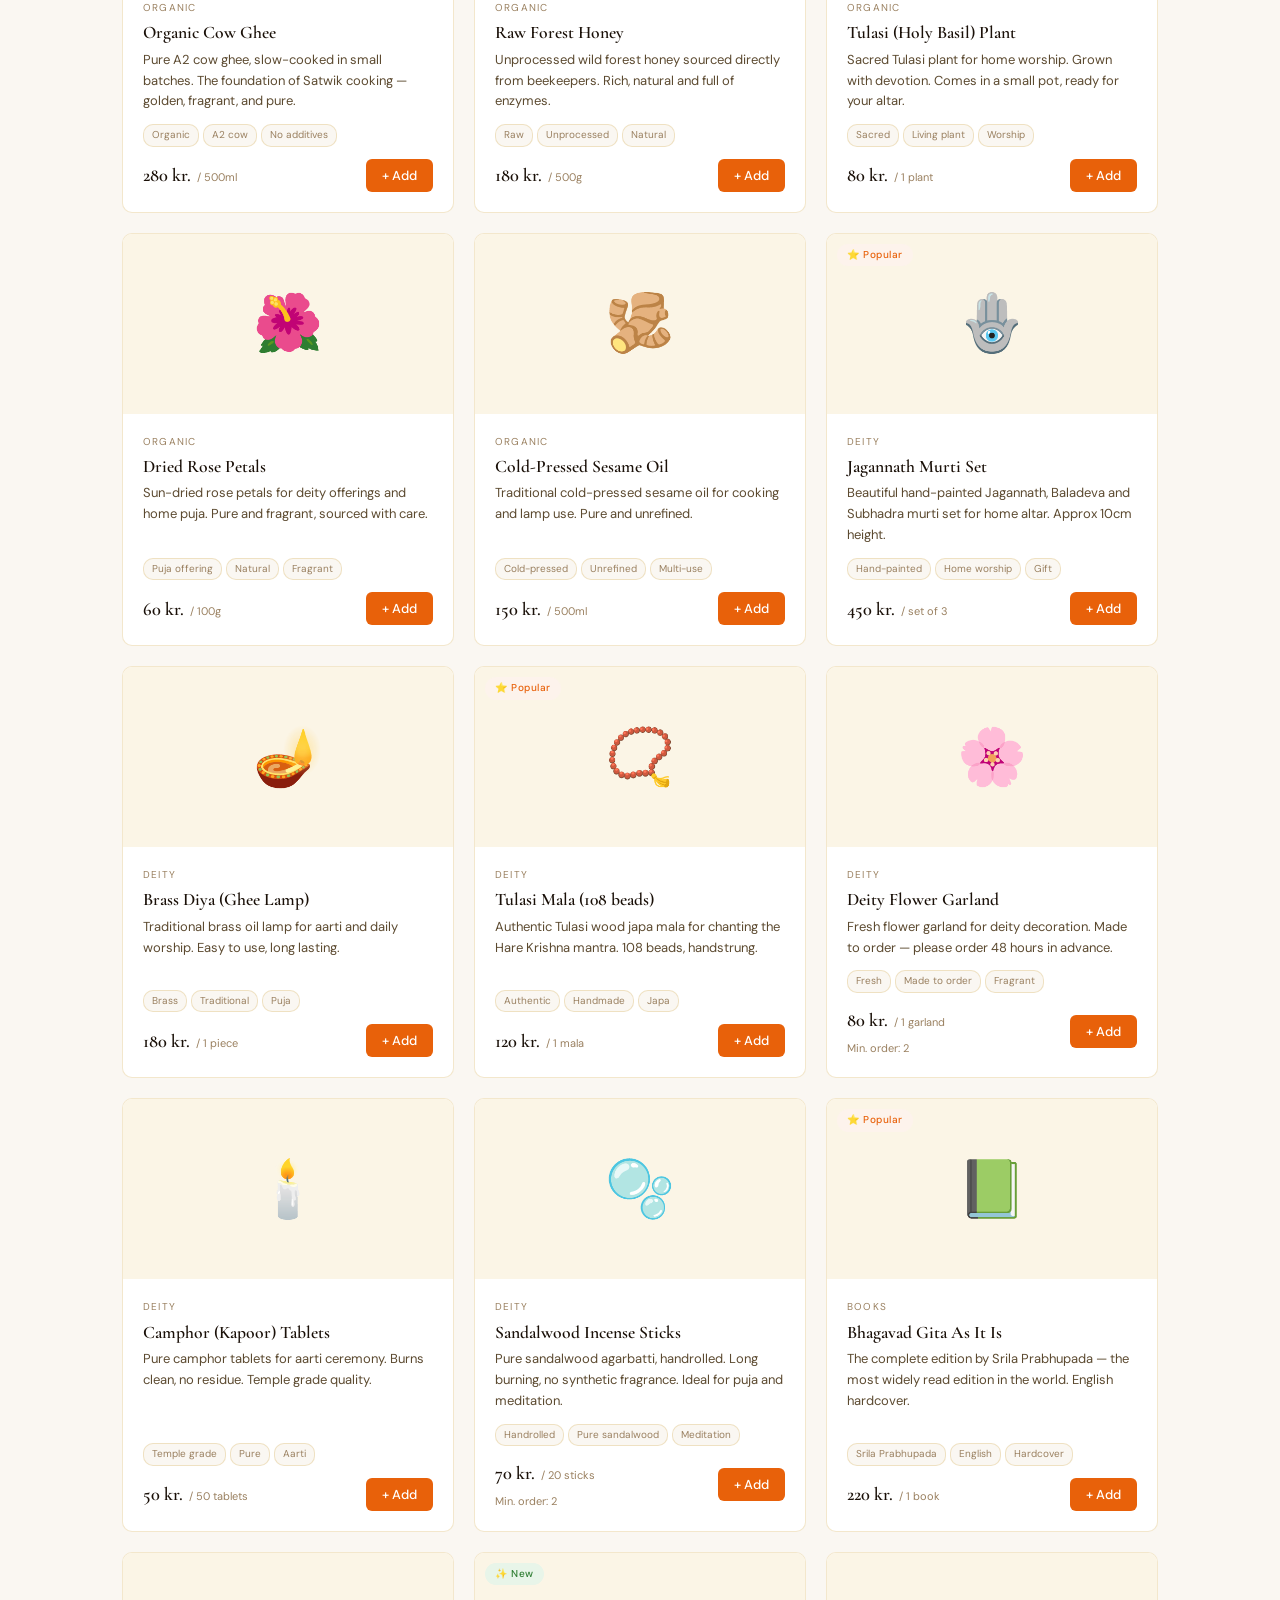
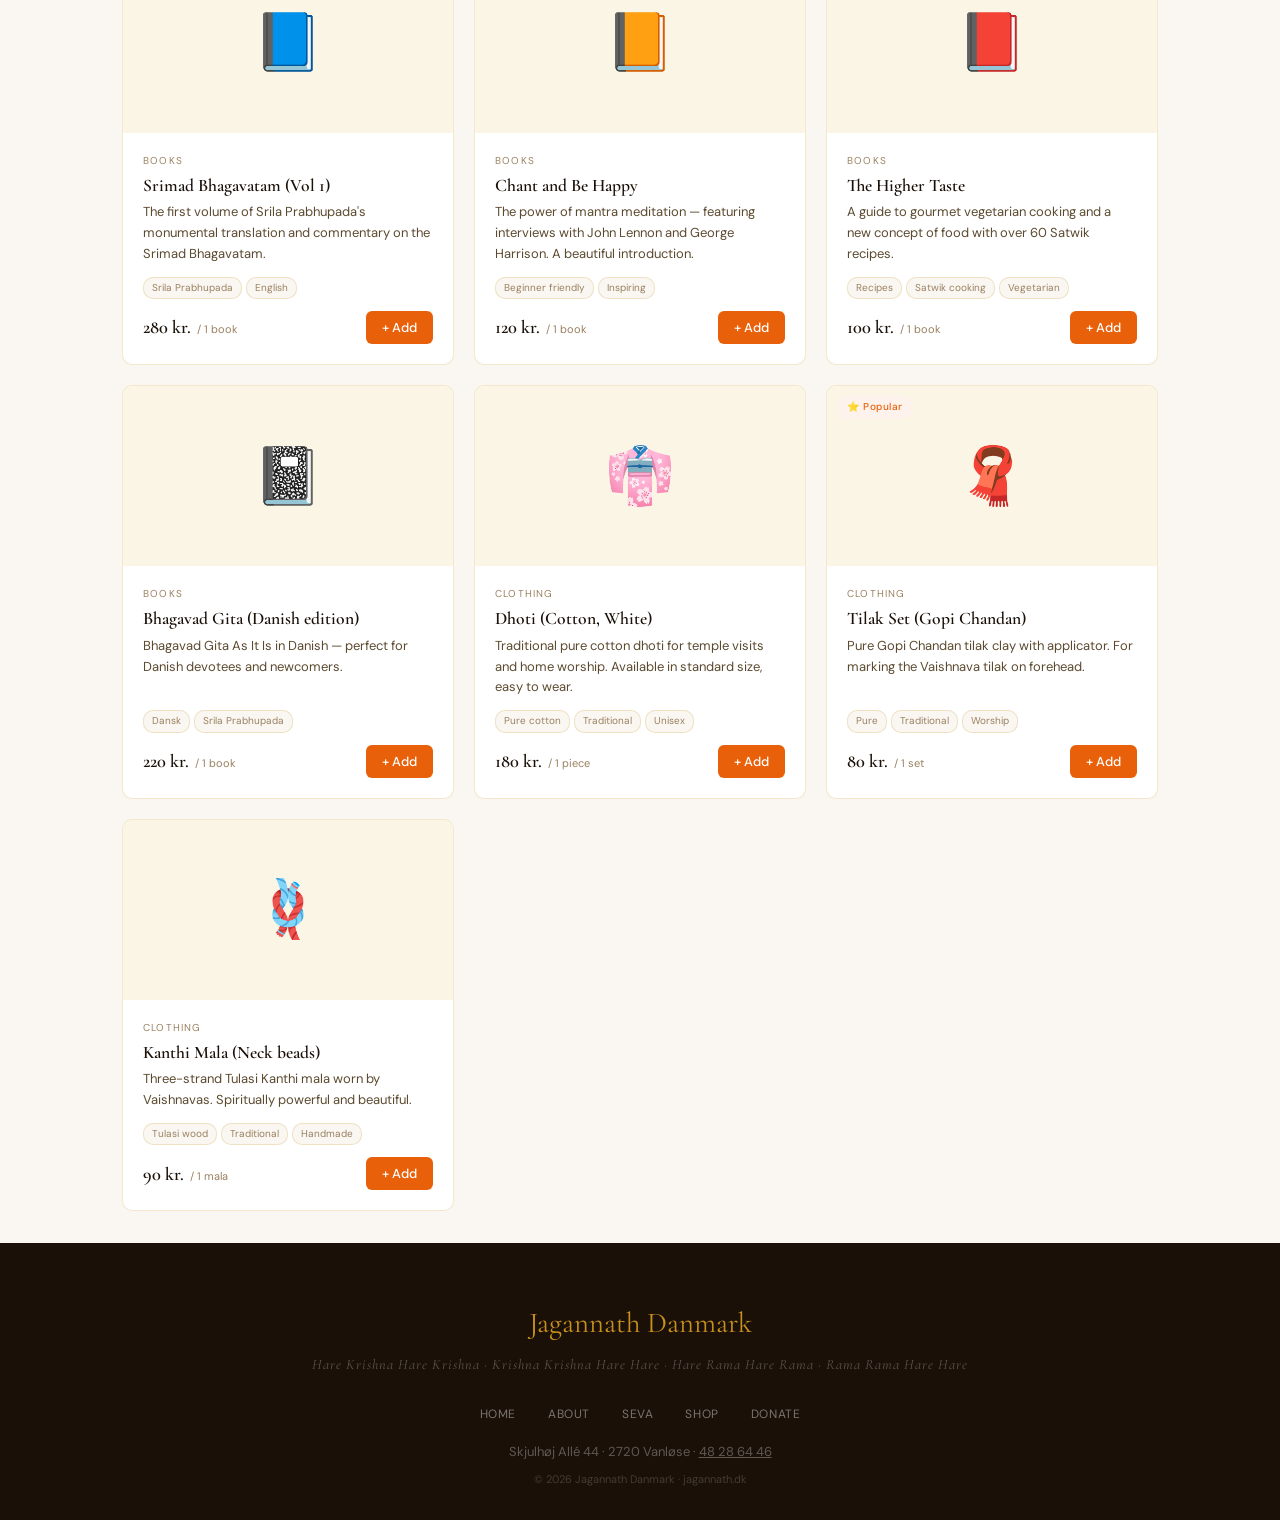
<file: shop.html>
<!DOCTYPE html>
<html lang="en">
<head>
<meta charset="UTF-8"><meta name="viewport" content="width=device-width,initial-scale=1.0">
<title>Satwik Shop — Jagannath Danmark</title>
<meta name="description" content="Authentic Satwik products in Copenhagen — organic ghee, homemade sweets, deity items, spiritual books. No onion, no garlic, no preservatives. Order now.">
<link rel="preconnect" href="https://fonts.googleapis.com">
<link rel="preconnect" href="https://fonts.gstatic.com" crossorigin>
<link href="https://fonts.googleapis.com/css2?family=Cormorant+Garamond:ital,wght@0,300;0,400;0,600;1,400&family=DM+Sans:wght@300;400;500&display=swap" rel="stylesheet">
<link rel="stylesheet" href="shared.css">
<style>
/* ── SHOP HERO ── */
.shop-hero { background:var(--night); padding:3.5rem 2rem 3rem; text-align:center; position:relative; overflow:hidden; }
.shop-hero::before { content:''; position:absolute; inset:0; background:radial-gradient(ellipse at 50% 100%,rgba(200,145,26,.12) 0%,transparent 65%); }
.shop-hero h1 { font-family:var(--font-d); font-size:clamp(2.2rem,5vw,3.8rem); font-weight:600; color:white; position:relative; }
.shop-hero h1 em { color:var(--gold); font-style:italic; }
.shop-hero p { font-family:var(--font-d); font-style:italic; color:rgba(255,255,255,.4); font-size:1.05rem; margin-top:.5rem; position:relative; }
.satwik-badges { display:flex; justify-content:center; gap:.75rem; flex-wrap:wrap; margin-top:1.25rem; position:relative; }
.s-badge { background:rgba(200,145,26,.12); border:1px solid rgba(200,145,26,.25); color:var(--gold); font-size:11px; padding:5px 14px; border-radius:20px; letter-spacing:.06em; }

/* ── CATEGORY TABS ── */
.cat-tabs { background:var(--white); border-bottom:1px solid var(--border); padding:0 2rem; display:flex; gap:0; overflow-x:auto; scrollbar-width:none; position:sticky; top:60px; z-index:100; }
.cat-tabs::-webkit-scrollbar { display:none; }
.cat-tab { padding:1rem 1.25rem; font-size:13px; letter-spacing:.05em; text-transform:uppercase; color:var(--text-muted); cursor:pointer; border-bottom:2px solid transparent; transition:all .2s; white-space:nowrap; background:none; border-top:none; border-left:none; border-right:none; font-family:var(--font-b); }
.cat-tab.active, .cat-tab:hover { color:var(--saffron); border-bottom-color:var(--saffron); }

/* ── PRODUCTS GRID ── */
.shop-wrap { max-width:1100px; margin:0 auto; padding:3rem 2rem 2rem; }
.products-grid { display:grid; grid-template-columns:repeat(auto-fill,minmax(260px,1fr)); gap:1.25rem; }

.product-card { background:white; border-radius:10px; border:1px solid var(--border); overflow:hidden; transition:transform .2s, box-shadow .2s; display:flex; flex-direction:column; }
.product-card:hover { transform:translateY(-3px); box-shadow:0 8px 28px rgba(200,145,26,.12); }
.product-img { background:var(--gold-light); height:180px; display:flex; align-items:center; justify-content:center; font-size:3.5rem; position:relative; }
.product-badge { position:absolute; top:10px; left:10px; font-size:10px; padding:3px 10px; border-radius:20px; font-weight:500; letter-spacing:.05em; }
.badge-new { background:#e8f5e9; color:#2e7d32; }
.badge-popular { background:var(--saffron-light); color:var(--saffron); }
.badge-outofstock { background:#f5f5f5; color:#999; }
.product-body { padding:1.25rem; flex:1; display:flex; flex-direction:column; }
.product-category { font-size:10px; letter-spacing:.12em; text-transform:uppercase; color:var(--text-muted); margin-bottom:.35rem; }
.product-name { font-family:var(--font-d); font-size:1.1rem; font-weight:600; color:var(--night); margin-bottom:.35rem; line-height:1.25; }
.product-desc { font-size:13px; color:var(--text-mid); line-height:1.6; flex:1; margin-bottom:.75rem; }
.product-tags { display:flex; flex-wrap:wrap; gap:4px; margin-bottom:.75rem; }
.p-tag { font-size:10px; background:var(--cream); border:1px solid var(--border); color:var(--text-muted); padding:2px 8px; border-radius:10px; }
.product-footer { display:flex; align-items:center; justify-content:space-between; margin-top:auto; }
.product-price { font-family:var(--font-d); font-size:1.15rem; font-weight:600; color:var(--night); }
.product-price .unit { font-size:11px; color:var(--text-muted); font-family:var(--font-b); font-weight:400; margin-left:2px; }
.add-btn { background:var(--saffron); color:white; border:none; padding:8px 16px; border-radius:6px; font-size:13px; font-weight:500; cursor:pointer; transition:background .2s; font-family:var(--font-b); }
.add-btn:hover { background:#c5520a; }
.add-btn:disabled { background:#ccc; cursor:not-allowed; }
.min-qty { font-size:11px; color:var(--text-muted); margin-top:4px; }

/* ── CART SIDEBAR ── */
.cart-fab { position:fixed; bottom:24px; right:24px; background:var(--night); color:white; border:none; border-radius:50px; padding:12px 20px; font-size:14px; font-weight:500; cursor:pointer; box-shadow:0 4px 16px rgba(0,0,0,.25); z-index:300; display:flex; align-items:center; gap:8px; transition:transform .2s; font-family:var(--font-b); }
.cart-fab:hover { transform:scale(1.04); }
.cart-count { background:var(--saffron); color:white; border-radius:50%; width:20px; height:20px; font-size:11px; font-weight:700; display:flex; align-items:center; justify-content:center; }

.cart-overlay { position:fixed; inset:0; background:rgba(0,0,0,.35); z-index:400; display:none; }
.cart-overlay.open { display:block; }

.cart-panel { position:fixed; top:0; right:-480px; width:440px; max-width:100vw; height:100vh; background:white; z-index:500; transition:right .3s; display:flex; flex-direction:column; box-shadow:-4px 0 30px rgba(0,0,0,.1); }
.cart-panel.open { right:0; }
.cart-header { padding:1.5rem; border-bottom:1px solid var(--border); display:flex; align-items:center; justify-content:space-between; }
.cart-header h3 { font-family:var(--font-d); font-size:1.4rem; font-weight:600; }
.cart-close { background:none; border:none; font-size:1.4rem; cursor:pointer; color:var(--text-muted); padding:4px; }
.cart-items { flex:1; overflow-y:auto; padding:1rem 1.5rem; }
.cart-empty { text-align:center; padding:3rem 1rem; color:var(--text-muted); }
.cart-empty .icon { font-size:2.5rem; margin-bottom:.75rem; opacity:.4; }
.cart-item { display:flex; gap:.75rem; align-items:start; padding:.75rem 0; border-bottom:1px solid rgba(200,145,26,.08); }
.ci-icon { font-size:1.75rem; min-width:40px; text-align:center; }
.ci-info { flex:1; }
.ci-name { font-family:var(--font-d); font-size:.95rem; font-weight:600; color:var(--night); }
.ci-qty { display:flex; align-items:center; gap:8px; margin-top:6px; }
.qty-btn { background:var(--cream); border:1px solid var(--border); width:26px; height:26px; border-radius:4px; cursor:pointer; font-size:14px; display:flex; align-items:center; justify-content:center; }
.qty-btn:hover { background:var(--gold-light); border-color:var(--gold); }
.ci-qty-num { font-size:14px; font-weight:500; min-width:20px; text-align:center; }
.ci-price { font-weight:500; color:var(--night); font-size:14px; white-space:nowrap; }
.ci-remove { background:none; border:none; color:var(--text-muted); cursor:pointer; font-size:12px; padding:2px 6px; }
.ci-remove:hover { color:#c62828; }

.cart-footer { padding:1.5rem; border-top:1px solid var(--border); }
.cart-subtotal { display:flex; justify-content:space-between; font-size:14px; color:var(--text-mid); margin-bottom:.5rem; }
.cart-delivery { font-size:12px; color:var(--text-muted); margin-bottom:1rem; }
.cart-total { display:flex; justify-content:space-between; font-family:var(--font-d); font-size:1.2rem; font-weight:600; margin-bottom:1.25rem; padding-top:.75rem; border-top:1px solid var(--border); }
.checkout-btn { width:100%; padding:14px; background:var(--saffron); color:white; border:none; border-radius:6px; font-size:15px; font-weight:500; cursor:pointer; font-family:var(--font-b); transition:background .2s; }
.checkout-btn:hover { background:#c5520a; }
.checkout-btn:disabled { background:#ccc; cursor:not-allowed; }
.wa-order-btn { width:100%; padding:12px; background:#25D366; color:white; border:none; border-radius:6px; font-size:14px; font-weight:500; cursor:pointer; font-family:var(--font-b); margin-top:.5rem; display:flex; align-items:center; justify-content:center; gap:8px; transition:background .2s; }
.wa-order-btn:hover { background:#1ebe5d; }

/* ── ORDER FORM MODAL ── */
.modal-overlay { position:fixed; inset:0; background:rgba(0,0,0,.5); z-index:600; display:none; align-items:center; justify-content:center; padding:1rem; }
.modal-overlay.open { display:flex; }
.modal { background:white; border-radius:12px; width:100%; max-width:520px; max-height:90vh; overflow-y:auto; }
.modal-header { padding:1.5rem 1.5rem 1rem; border-bottom:1px solid var(--border); display:flex; justify-content:space-between; align-items:center; }
.modal-header h3 { font-family:var(--font-d); font-size:1.4rem; font-weight:600; }
.modal-body { padding:1.5rem; }
.modal-field { margin-bottom:1.1rem; }
.modal-field label { display:block; font-size:11px; letter-spacing:.1em; text-transform:uppercase; color:var(--text-muted); margin-bottom:.4rem; font-weight:500; }
.modal-field input, .modal-field textarea, .modal-field select { width:100%; padding:10px 14px; border:1px solid var(--border); border-radius:6px; font-family:var(--font-b); font-size:15px; color:var(--text); background:var(--cream); outline:none; transition:border-color .2s; }
.modal-field input:focus, .modal-field textarea:focus { border-color:var(--gold); background:white; }
.modal-field textarea { resize:vertical; min-height:70px; }
.field-row-2 { display:grid; grid-template-columns:1fr 1fr; gap:.75rem; }
.order-summary-box { background:var(--cream); border-radius:8px; padding:1rem; margin-bottom:1.25rem; font-size:13px; color:var(--text-mid); }
.order-summary-box strong { color:var(--night); display:block; margin-bottom:.5rem; font-family:var(--font-d); font-size:1rem; }
.place-order-btn { width:100%; padding:14px; background:var(--saffron); color:white; border:none; border-radius:6px; font-size:15px; font-weight:500; cursor:pointer; font-family:var(--font-b); transition:background .2s; }
.place-order-btn:hover { background:#c5520a; }
.place-order-btn:disabled { background:#ccc; cursor:not-allowed; }
.order-success { text-align:center; padding:2.5rem 1.5rem; display:none; }
.order-success .os-icon { font-size:3rem; margin-bottom:1rem; }
.order-success h3 { font-family:var(--font-d); font-size:1.8rem; color:var(--night); margin-bottom:.5rem; }
.order-success p { font-size:14px; color:var(--text-mid); line-height:1.7; }

.msg-bar { padding:10px 14px; border-radius:6px; font-size:13px; margin-bottom:1rem; display:none; }
.msg-bar.error { background:#fff0f0; border:1px solid #fcc; color:#c00; display:block; }

@media(max-width:600px){
  .cart-panel { width:100vw; }
  .field-row-2 { grid-template-columns:1fr; }
  .products-grid { grid-template-columns:1fr 1fr; gap:.75rem; }
  .product-img { height:130px; font-size:2.5rem; }
}
@media(max-width:420px){
  .products-grid { grid-template-columns:1fr; }
}
</style>
</head>
<body>

<div class="lang-bar">
  <button class="lang-btn" onclick="setLang('da')">Dansk</button>
  <button class="lang-btn active" onclick="setLang('en')">English</button>
</div>

<nav>
  <a class="nav-logo" href="index.html">Jagannath<span> Danmark</span></a>
  <button class="nav-toggle" onclick="toggleMenu()">☰</button>
  <ul class="nav-links" id="nav-menu">
    <li><a href="about.html"><span class="t-en">About</span><span class="t-da">Om os</span></a></li>
    <li><a href="schedule.html"><span class="t-en">Schedule</span><span class="t-da">Program</span></a></li>
    <li><a href="events.html"><span class="t-en">Events</span><span class="t-da">Begivenheder</span></a></li>
    <li><a href="gallery.html"><span class="t-en">Gallery</span><span class="t-da">Galleri</span></a></li>
    <li><a href="visit.html"><span class="t-en">Visit</span><span class="t-da">Besøg</span></a></li>
    <li><a href="seva.html"><span class="t-en">Seva</span><span class="t-da">Seva</span></a></li>
    <li><a href="shop.html" style="color:var(--gold)"><span class="t-en">Shop</span><span class="t-da">Butik</span></a></li>
    <li><a href="donate.html" class="nav-donate"><span class="t-en">Donate</span><span class="t-da">Donér</span></a></li>
  </ul>
</nav>

<!-- HERO -->
<div class="shop-hero">
  <div class="breadcrumb"><a href="index.html">Home</a> / <span class="t-en">Shop</span><span class="t-da">Butik</span></div>
  <h1><span class="t-en">Satwik <em>Shop</em></span><span class="t-da">Satwik <em>Butik</em></span></h1>
  <p><span class="t-en">Authentic products — prepared with devotion, no onion, no garlic, no preservatives</span><span class="t-da">Autentiske produkter — tilberedt med hengivenhed, ingen løg, ingen hvidløg</span></p>
  <div class="satwik-badges">
    <span class="s-badge">🌿 Pure Vegetarian</span>
    <span class="s-badge">🙏 Satwik</span>
    <span class="s-badge">🏠 Homemade</span>
    <span class="s-badge">✨ No Preservatives</span>
    <span class="s-badge">🇮🇳 Authentic Indian</span>
  </div>
</div>

<!-- CATEGORY TABS -->
<div class="cat-tabs" id="cat-tabs">
  <button class="cat-tab active" onclick="filterCat('all')">
    <span class="t-en">All Products</span><span class="t-da">Alle produkter</span>
  </button>
  <button class="cat-tab" onclick="filterCat('sweets')">🍬 <span class="t-en">Sweets</span><span class="t-da">Slik</span></button>
  <button class="cat-tab" onclick="filterCat('organic')">🌿 <span class="t-en">Organic</span><span class="t-da">Økologisk</span></button>
  <button class="cat-tab" onclick="filterCat('deity')">🪬 <span class="t-en">Deity Items</span><span class="t-da">Gudegenstande</span></button>
  <button class="cat-tab" onclick="filterCat('books')">📚 <span class="t-en">Books</span><span class="t-da">Bøger</span></button>
  <button class="cat-tab" onclick="filterCat('clothing')">👗 <span class="t-en">Clothing</span><span class="t-da">Tøj</span></button>
</div>

<!-- PRODUCTS -->
<div class="shop-wrap">
  <div class="products-grid" id="products-grid"></div>
</div>

<!-- CART FAB -->
<button class="cart-fab" onclick="openCart()" id="cart-fab">
  🛒 <span class="t-en">Cart</span><span class="t-da">Kurv</span>
  <span class="cart-count" id="cart-count">0</span>
</button>

<!-- CART PANEL -->
<div class="cart-overlay" id="cart-overlay" onclick="closeCart()"></div>
<div class="cart-panel" id="cart-panel">
  <div class="cart-header">
    <h3>🛒 <span class="t-en">Your Cart</span><span class="t-da">Din kurv</span></h3>
    <button class="cart-close" onclick="closeCart()">✕</button>
  </div>
  <div class="cart-items" id="cart-items"></div>
  <div class="cart-footer">
    <div class="cart-subtotal">
      <span><span class="t-en">Subtotal</span><span class="t-da">Subtotal</span></span>
      <span id="cart-subtotal">0 kr.</span>
    </div>
    <div class="cart-delivery" id="cart-delivery-note">
      <span class="t-en">Delivery: 30 kr. (free over 300 kr.) · Or self-pickup at temple</span>
      <span class="t-da">Levering: 30 kr. (gratis over 300 kr.) · Eller afhentning ved templet</span>
    </div>
    <div class="cart-total">
      <span><span class="t-en">Total</span><span class="t-da">Total</span></span>
      <span id="cart-total">0 kr.</span>
    </div>
    <button class="checkout-btn" onclick="openOrderForm()" id="checkout-btn" disabled>
      <span class="t-en">Proceed to Order</span><span class="t-da">Gå til bestilling</span>
    </button>
    <button class="wa-order-btn" onclick="whatsappOrder()">
      <svg width="16" height="16" viewBox="0 0 24 24" fill="currentColor"><path d="M17.472 14.382c-.297-.149-1.758-.867-2.03-.967-.273-.099-.471-.148-.67.15-.197.297-.767.966-.94 1.164-.173.199-.347.223-.644.075-.297-.15-1.255-.463-2.39-1.475-.883-.788-1.48-1.761-1.653-2.059-.173-.297-.018-.458.13-.606.134-.133.298-.347.446-.52.149-.174.198-.298.298-.497.099-.198.05-.371-.025-.52-.075-.149-.669-1.612-.916-2.207-.242-.579-.487-.5-.669-.51-.173-.008-.371-.01-.57-.01-.198 0-.52.074-.792.372-.272.297-1.04 1.016-1.04 2.479 0 1.462 1.065 2.875 1.213 3.074.149.198 2.096 3.2 5.077 4.487.709.306 1.262.489 1.694.625.712.227 1.36.195 1.871.118.571-.085 1.758-.719 2.006-1.413.248-.694.248-1.289.173-1.413-.074-.124-.272-.198-.57-.347m-5.421 7.403h-.004a9.87 9.87 0 01-5.031-1.378l-.361-.214-3.741.982.998-3.648-.235-.374a9.86 9.86 0 01-1.51-5.26c.001-5.45 4.436-9.884 9.888-9.884 2.64 0 5.122 1.03 6.988 2.898a9.825 9.825 0 012.893 6.994c-.003 5.45-4.437 9.884-9.885 9.884m8.413-18.297A11.815 11.815 0 0012.05 0C5.495 0 .16 5.335.157 11.892c0 2.096.547 4.142 1.588 5.945L.057 24l6.305-1.654a11.882 11.882 0 005.683 1.448h.005c6.554 0 11.89-5.335 11.893-11.893a11.821 11.821 0 00-3.48-8.413z"/></svg>
      <span class="t-en">Order via WhatsApp</span><span class="t-da">Bestil via WhatsApp</span>
    </button>
  </div>
</div>

<!-- ORDER FORM MODAL -->
<div class="modal-overlay" id="modal-overlay">
  <div class="modal">
    <div class="modal-header">
      <h3>📋 <span class="t-en">Complete Your Order</span><span class="t-da">Fuldfør din bestilling</span></h3>
      <button class="cart-close" onclick="closeOrderForm()">✕</button>
    </div>
    <div class="modal-body" id="modal-body">
      <div class="order-summary-box" id="order-summary-box"></div>
      <div class="msg-bar" id="order-err"></div>
      <div class="field-row-2">
        <div class="modal-field">
          <label><span class="t-en">Full name *</span><span class="t-da">Fulde navn *</span></label>
          <input type="text" id="o-name" placeholder="Your name">
        </div>
        <div class="modal-field">
          <label><span class="t-en">Phone / WhatsApp *</span><span class="t-da">Telefon *</span></label>
          <input type="tel" id="o-phone" placeholder="+45 XX XX XX XX">
        </div>
      </div>
      <div class="modal-field">
        <label><span class="t-en">Email address *</span><span class="t-da">E-mail *</span></label>
        <input type="email" id="o-email" placeholder="you@example.com">
      </div>
      <div class="modal-field">
        <label><span class="t-en">Delivery address (or "Temple pickup")</span><span class="t-da">Leveringsadresse (eller "Afhentning ved templet")</span></label>
        <input type="text" id="o-address" placeholder="Street, postal code, city — or: Temple pickup">
      </div>
      <div class="modal-field">
        <label><span class="t-en">Preferred date</span><span class="t-da">Foretrukken dato</span></label>
        <input type="date" id="o-date">
      </div>
      <div class="modal-field">
        <label><span class="t-en">Notes / special requests</span><span class="t-da">Noter / særlige ønsker</span></label>
        <textarea id="o-notes" placeholder="Allergies, special occasions, bulk requests..."></textarea>
      </div>
      <p style="font-size:12px;color:var(--text-muted);margin-bottom:1.25rem">
        🔒 <span class="t-en">Your data is used only to process your order. We will confirm via WhatsApp or phone within 24 hours. Order at least 48 hours in advance.</span>
        <span class="t-da">Dine data bruges kun til at behandle din bestilling. Vi bekræfter via WhatsApp eller telefon inden for 24 timer.</span>
      </p>
      <button class="place-order-btn" id="place-order-btn" onclick="placeOrder()">
        🙏 <span class="t-en">Place Order</span><span class="t-da">Afgiv bestilling</span>
      </button>
    </div>
    <div class="order-success" id="order-success">
      <div class="os-icon">🎉</div>
      <h3><span class="t-en">Order Placed!</span><span class="t-da">Bestilling modtaget!</span></h3>
      <p id="order-success-text"></p>
      <p style="margin-top:1rem;font-size:13px;color:var(--text-muted)">
        <span class="t-en">We will confirm your order within 24 hours. Jai Jagannath! 🙏</span>
        <span class="t-da">Vi bekræfter din bestilling inden for 24 timer. Jai Jagannath! 🙏</span>
      </p>
      <button onclick="closeOrderForm()" class="btn-outline-dark" style="margin-top:1.5rem;padding:10px 24px">
        <span class="t-en">Continue shopping</span><span class="t-da">Fortsæt shopping</span>
      </button>
    </div>
  </div>
</div>

<footer>
  <div class="footer-logo">Jagannath Danmark</div>
  <div class="footer-mantra">Hare Krishna Hare Krishna · Krishna Krishna Hare Hare · Hare Rama Hare Rama · Rama Rama Hare Hare</div>
  <div class="footer-links">
    <a href="index.html">Home</a>
    <a href="about.html"><span class="t-en">About</span><span class="t-da">Om os</span></a>
    <a href="seva.html">Seva</a>
    <a href="shop.html"><span class="t-en">Shop</span><span class="t-da">Butik</span></a>
    <a href="donate.html"><span class="t-en">Donate</span><span class="t-da">Donér</span></a>
  </div>
  <div class="footer-addr">Skjulhøj Allé 44 · 2720 Vanløse · <a href="tel:+4548286446" style="color:inherit">48 28 64 46</a></div>
  <div class="footer-copy">© 2026 Jagannath Danmark · jagannath.dk</div>
</footer>

<script src="shared.js"></script>
<script>
// ═══════════════════════════════════════════
//  PRODUCT CATALOGUE
// ═══════════════════════════════════════════
const PRODUCTS = [
  // SWEETS
  { id:'s1', cat:'sweets', icon:'🍬', name:'Besan Ladoo', desc:'Handmade chickpea flour balls with ghee and cardamom. Traditional Satwik sweet offered to the deities.', price:120, unit:'500g', minQty:1, tags:['Homemade','No preservatives','Satwik'], badge:'popular', available:true },
  { id:'s2', cat:'sweets', icon:'🟡', name:'Mysore Pak', desc:'Rich fudge made with pure ghee and gram flour. Melt-in-mouth authentic South Indian sweet.', price:150, unit:'400g', minQty:1, tags:['Homemade','Pure ghee','Satwik'], badge:'', available:true },
  { id:'s3', cat:'sweets', icon:'🍫', name:'Chocolate Barfi', desc:'Fusion Satwik barfi with cocoa and condensed milk. No artificial flavours — made fresh to order.', price:130, unit:'400g', minQty:1, tags:['Homemade','Satwik','Fusion'], badge:'new', available:true },
  { id:'s4', cat:'sweets', icon:'🌸', name:'Coconut Barfi', desc:'Classic coconut barfi with cardamom and rose water. Pure, simple, and utterly delicious.', price:100, unit:'400g', minQty:1, tags:['Homemade','Satwik','Vegan option'], badge:'', available:true },
  { id:'s5', cat:'sweets', icon:'🟠', name:'Motichoor Ladoo', desc:'Tiny pearl-like gram flour droplets fried in ghee and formed into soft sweet ladoos.', price:140, unit:'500g', minQty:1, tags:['Homemade','Pure ghee'], badge:'popular', available:true },
  { id:'s6', cat:'sweets', icon:'🍮', name:'Halwa (Suji)', desc:'Semolina halwa with saffron, cardamom and dry fruits. Perfect as prasadam offering.', price:90, unit:'400g', minQty:2, tags:['Homemade','Prasadam quality'], badge:'', available:true },

  // ORGANIC
  { id:'o1', cat:'organic', icon:'🫙', name:'Organic Cow Ghee', desc:'Pure A2 cow ghee, slow-cooked in small batches. The foundation of Satwik cooking — golden, fragrant, and pure.', price:280, unit:'500ml', minQty:1, tags:['Organic','A2 cow','No additives'], badge:'popular', available:true },
  { id:'o2', cat:'organic', icon:'🍯', name:'Raw Forest Honey', desc:'Unprocessed wild forest honey sourced directly from beekeepers. Rich, natural and full of enzymes.', price:180, unit:'500g', minQty:1, tags:['Raw','Unprocessed','Natural'], badge:'', available:true },
  { id:'o3', cat:'organic', icon:'🌿', name:'Tulasi (Holy Basil) Plant', desc:'Sacred Tulasi plant for home worship. Grown with devotion. Comes in a small pot, ready for your altar.', price:80, unit:'1 plant', minQty:1, tags:['Sacred','Living plant','Worship'], badge:'new', available:true },
  { id:'o4', cat:'organic', icon:'🌺', name:'Dried Rose Petals', desc:'Sun-dried rose petals for deity offerings and home puja. Pure and fragrant, sourced with care.', price:60, unit:'100g', minQty:1, tags:['Puja offering','Natural','Fragrant'], badge:'', available:true },
  { id:'o5', cat:'organic', icon:'🫚', name:'Cold-Pressed Sesame Oil', desc:'Traditional cold-pressed sesame oil for cooking and lamp use. Pure and unrefined.', price:150, unit:'500ml', minQty:1, tags:['Cold-pressed','Unrefined','Multi-use'], badge:'', available:true },

  // DEITY ITEMS
  { id:'d1', cat:'deity', icon:'🪬', name:'Jagannath Murti Set', desc:'Beautiful hand-painted Jagannath, Baladeva and Subhadra murti set for home altar. Approx 10cm height.', price:450, unit:'set of 3', minQty:1, tags:['Hand-painted','Home worship','Gift'], badge:'popular', available:true },
  { id:'d2', cat:'deity', icon:'🪔', name:'Brass Diya (Ghee Lamp)', desc:'Traditional brass oil lamp for aarti and daily worship. Easy to use, long lasting.', price:180, unit:'1 piece', minQty:1, tags:['Brass','Traditional','Puja'], badge:'', available:true },
  { id:'d3', cat:'deity', icon:'📿', name:'Tulasi Mala (108 beads)', desc:'Authentic Tulasi wood japa mala for chanting the Hare Krishna mantra. 108 beads, handstrung.', price:120, unit:'1 mala', minQty:1, tags:['Authentic','Handmade','Japa'], badge:'popular', available:true },
  { id:'d4', cat:'deity', icon:'🌸', name:'Deity Flower Garland', desc:'Fresh flower garland for deity decoration. Made to order — please order 48 hours in advance.', price:80, unit:'1 garland', minQty:2, tags:['Fresh','Made to order','Fragrant'], badge:'', available:true },
  { id:'d5', cat:'deity', icon:'🕯️', name:'Camphor (Kapoor) Tablets', desc:'Pure camphor tablets for aarti ceremony. Burns clean, no residue. Temple grade quality.', price:50, unit:'50 tablets', minQty:1, tags:['Temple grade','Pure','Aarti'], badge:'', available:true },
  { id:'d6', cat:'deity', icon:'🫧', name:'Sandalwood Incense Sticks', desc:'Pure sandalwood agarbatti, handrolled. Long burning, no synthetic fragrance. Ideal for puja and meditation.', price:70, unit:'20 sticks', minQty:2, tags:['Handrolled','Pure sandalwood','Meditation'], badge:'', available:true },

  // BOOKS
  { id:'b1', cat:'books', icon:'📗', name:'Bhagavad Gita As It Is', desc:'The complete edition by Srila Prabhupada — the most widely read edition in the world. English hardcover.', price:220, unit:'1 book', minQty:1, tags:['Srila Prabhupada','English','Hardcover'], badge:'popular', available:true },
  { id:'b2', cat:'books', icon:'📘', name:'Srimad Bhagavatam (Vol 1)', desc:'The first volume of Srila Prabhupada\'s monumental translation and commentary on the Srimad Bhagavatam.', price:280, unit:'1 book', minQty:1, tags:['Srila Prabhupada','English'], badge:'', available:true },
  { id:'b3', cat:'books', icon:'📙', name:'Chant and Be Happy', desc:'The power of mantra meditation — featuring interviews with John Lennon and George Harrison. A beautiful introduction.', price:120, unit:'1 book', minQty:1, tags:['Beginner friendly','Inspiring'], badge:'new', available:true },
  { id:'b4', cat:'books', icon:'📕', name:'The Higher Taste', desc:'A guide to gourmet vegetarian cooking and a new concept of food with over 60 Satwik recipes.', price:100, unit:'1 book', minQty:1, tags:['Recipes','Satwik cooking','Vegetarian'], badge:'', available:true },
  { id:'b5', cat:'books', icon:'📓', name:'Bhagavad Gita (Danish edition)', desc:'Bhagavad Gita As It Is in Danish — perfect for Danish devotees and newcomers.', price:220, unit:'1 book', minQty:1, tags:['Dansk','Srila Prabhupada'], badge:'', available:true },

  // CLOTHING
  { id:'c1', cat:'clothing', icon:'👘', name:'Dhoti (Cotton, White)', desc:'Traditional pure cotton dhoti for temple visits and home worship. Available in standard size, easy to wear.', price:180, unit:'1 piece', minQty:1, tags:['Pure cotton','Traditional','Unisex'], badge:'', available:true },
  { id:'c2', cat:'clothing', icon:'🧣', name:'Tilak Set (Gopi Chandan)', desc:'Pure Gopi Chandan tilak clay with applicator. For marking the Vaishnava tilak on forehead.', price:80, unit:'1 set', minQty:1, tags:['Pure','Traditional','Worship'], badge:'popular', available:true },
  { id:'c3', cat:'clothing', icon:'🪢', name:'Kanthi Mala (Neck beads)', desc:'Three-strand Tulasi Kanthi mala worn by Vaishnavas. Spiritually powerful and beautiful.', price:90, unit:'1 mala', minQty:1, tags:['Tulasi wood','Traditional','Handmade'], badge:'', available:true },
];

let cart = {};
let currentFilter = 'all';

// ═══════════════════════════════════════
//  RENDER PRODUCTS
// ═══════════════════════════════════════
function renderProducts() {
  const grid = document.getElementById('products-grid');
  const filtered = currentFilter === 'all'
    ? PRODUCTS
    : PRODUCTS.filter(p => p.cat === currentFilter);

  grid.innerHTML = filtered.map(p => `
    <div class="product-card" data-cat="${p.cat}">
      <div class="product-img">
        ${p.icon}
        ${p.badge ? `<span class="product-badge badge-${p.badge}">${p.badge === 'popular' ? '⭐ Popular' : p.badge === 'new' ? '✨ New' : ''}</span>` : ''}
        ${!p.available ? `<span class="product-badge badge-outofstock">Out of stock</span>` : ''}
      </div>
      <div class="product-body">
        <div class="product-category">${p.cat}</div>
        <div class="product-name">${p.name}</div>
        <div class="product-desc">${p.desc}</div>
        <div class="product-tags">${p.tags.map(t => `<span class="p-tag">${t}</span>`).join('')}</div>
        <div class="product-footer">
          <div>
            <div class="product-price">${p.price} kr. <span class="unit">/ ${p.unit}</span></div>
            ${p.minQty > 1 ? `<div class="min-qty">Min. order: ${p.minQty}</div>` : ''}
          </div>
          <button class="add-btn" onclick="addToCart('${p.id}')" ${!p.available ? 'disabled' : ''}>
            ${p.available ? '+ Add' : 'Sold out'}
          </button>
        </div>
      </div>
    </div>
  `).join('');
}

function filterCat(cat) {
  currentFilter = cat;
  document.querySelectorAll('.cat-tab').forEach((t,i) => {
    const cats = ['all','sweets','organic','deity','books','clothing'];
    t.classList.toggle('active', cats[i] === cat);
  });
  renderProducts();
}

// ═══════════════════════════════════════
//  CART LOGIC
// ═══════════════════════════════════════
function addToCart(id) {
  const p = PRODUCTS.find(x => x.id === id);
  if (!p) return;
  cart[id] = cart[id] ? cart[id] + 1 : (p.minQty || 1);
  updateCartUI();
  // Briefly open cart to show item added
  openCart();
}

function removeFromCart(id) {
  delete cart[id];
  updateCartUI();
}

function changeQty(id, delta) {
  const p = PRODUCTS.find(x => x.id === id);
  const min = p?.minQty || 1;
  cart[id] = Math.max(min, (cart[id] || 1) + delta);
  if (cart[id] <= 0) delete cart[id];
  updateCartUI();
}

function updateCartUI() {
  const items = Object.entries(cart);
  const count = items.reduce((s, [,q]) => s + q, 0);
  const subtotal = items.reduce((s, [id, q]) => {
    const p = PRODUCTS.find(x => x.id === id);
    return s + (p ? p.price * q : 0);
  }, 0);
  const delivery = subtotal >= 300 ? 0 : (subtotal > 0 ? 30 : 0);
  const total = subtotal + delivery;

  document.getElementById('cart-count').textContent = count;
  document.getElementById('cart-subtotal').textContent = subtotal + ' kr.';
  document.getElementById('cart-total').textContent = total + ' kr.';

  const delivNote = document.getElementById('cart-delivery-note');
  if (subtotal > 0) {
    delivNote.innerHTML = delivery === 0
      ? '✅ Free delivery (over 300 kr.) · Or self-pickup at temple'
      : `Delivery: 30 kr. · Free over 300 kr. · Or self-pickup at temple`;
  }

  document.getElementById('checkout-btn').disabled = items.length === 0;

  const itemsEl = document.getElementById('cart-items');
  if (items.length === 0) {
    itemsEl.innerHTML = `<div class="cart-empty"><div class="icon">🛒</div><div>Your cart is empty</div></div>`;
    return;
  }
  itemsEl.innerHTML = items.map(([id, qty]) => {
    const p = PRODUCTS.find(x => x.id === id);
    if (!p) return '';
    return `
      <div class="cart-item">
        <div class="ci-icon">${p.icon}</div>
        <div class="ci-info">
          <div class="ci-name">${p.name}</div>
          <div style="font-size:12px;color:var(--text-muted)">${p.unit} · ${p.price} kr. each</div>
          <div class="ci-qty">
            <button class="qty-btn" onclick="changeQty('${id}', -1)">−</button>
            <span class="ci-qty-num">${qty}</span>
            <button class="qty-btn" onclick="changeQty('${id}', 1)">+</button>
            <button class="ci-remove" onclick="removeFromCart('${id}')">✕ remove</button>
          </div>
        </div>
        <div class="ci-price">${p.price * qty} kr.</div>
      </div>`;
  }).join('');
}

function openCart() {
  document.getElementById('cart-panel').classList.add('open');
  document.getElementById('cart-overlay').classList.add('open');
}
function closeCart() {
  document.getElementById('cart-panel').classList.remove('open');
  document.getElementById('cart-overlay').classList.remove('open');
}

// ═══════════════════════════════════════
//  ORDER FORM
// ═══════════════════════════════════════
function openOrderForm() {
  closeCart();
  const items = Object.entries(cart);
  const subtotal = items.reduce((s, [id, q]) => {
    const p = PRODUCTS.find(x => x.id === id);
    return s + (p ? p.price * q : 0);
  }, 0);
  const delivery = subtotal >= 300 ? 0 : 30;
  const total = subtotal + delivery;

  const summaryLines = items.map(([id, q]) => {
    const p = PRODUCTS.find(x => x.id === id);
    return `${p.icon} ${p.name} × ${q} = ${p.price * q} kr.`;
  }).join('<br>');

  document.getElementById('order-summary-box').innerHTML = `
    <strong>📋 Your order:</strong>
    ${summaryLines}<br>
    <hr style="border:none;border-top:1px solid var(--border);margin:.5rem 0">
    Subtotal: ${subtotal} kr. · Delivery: ${delivery === 0 ? 'Free' : delivery + ' kr.'} · <strong>Total: ${total} kr.</strong>
  `;

  document.getElementById('modal-body').style.display = 'block';
  document.getElementById('order-success').style.display = 'none';
  document.getElementById('modal-overlay').classList.add('open');

  // Set min date
  const tomorrow = new Date();
  tomorrow.setDate(tomorrow.getDate() + 2);
  document.getElementById('o-date').min = tomorrow.toISOString().split('T')[0];
}

function closeOrderForm() {
  document.getElementById('modal-overlay').classList.remove('open');
}

async function placeOrder() {
  const name  = document.getElementById('o-name').value.trim();
  const phone = document.getElementById('o-phone').value.trim();
  const email = document.getElementById('o-email').value.trim();
  const addr  = document.getElementById('o-address').value.trim();
  const date  = document.getElementById('o-date').value;
  const notes = document.getElementById('o-notes').value.trim();

  const err = document.getElementById('order-err');
  err.style.display = 'none';

  if (!name)  { err.textContent = 'Please enter your name.'; err.style.display='block'; return; }
  if (!phone) { err.textContent = 'Please enter your phone number.'; err.style.display='block'; return; }
  if (!email) { err.textContent = 'Please enter your email address.'; err.style.display='block'; return; }

  const btn = document.getElementById('place-order-btn');
  btn.disabled = true;
  btn.textContent = 'Placing order...';

  const items = Object.entries(cart);
  const subtotal = items.reduce((s, [id, q]) => {
    const p = PRODUCTS.find(x => x.id === id);
    return s + (p ? p.price * q : 0);
  }, 0);
  const delivery = subtotal >= 300 ? 0 : 30;
  const total = subtotal + delivery;
  const orderId = 'JD-' + Date.now().toString().slice(-6);

  const orderLines = items.map(([id, q]) => {
    const p = PRODUCTS.find(x => x.id === id);
    return `${p.name} × ${q} (${p.price * q} kr.)`;
  }).join(', ');

  // Try to save via Worker
  try {
    await fetch('https://jagannath-sms.krishna-gundam.workers.dev', {
      method: 'POST',
      headers: { 'Content-Type': 'application/json' },
      body: JSON.stringify({
        action: 'db_write',
        secret: 'JagannathSeva2026!',
        // We save orders in a separate concept — just log for now
        signups: [{ type:'shop_order', orderId, name, phone, email, addr, date, notes, items: orderLines, total, submittedAt: new Date().toISOString() }]
      })
    });
  } catch(e) { /* non-fatal */ }

  // Show success
  document.getElementById('modal-body').style.display = 'none';
  document.getElementById('order-success').style.display = 'block';
  document.getElementById('order-success-text').textContent =
    `Order #${orderId} received for ${name}. Total: ${total} kr. We'll confirm via WhatsApp to ${phone} within 24 hours.`;

  cart = {};
  updateCartUI();
}

function whatsappOrder() {
  const items = Object.entries(cart);
  if (!items.length) return;
  const lines = items.map(([id, q]) => {
    const p = PRODUCTS.find(x => x.id === id);
    return `• ${p.name} × ${q} = ${p.price * q} kr.`;
  }).join('\n');
  const subtotal = items.reduce((s, [id, q]) => {
    const p = PRODUCTS.find(x => x.id === id);
    return s + (p ? p.price * q : 0);
  }, 0);
  const msg = encodeURIComponent(
    `Hare Krishna! I'd like to place a Satwik Shop order:\n\n${lines}\n\nTotal: ${subtotal + (subtotal >= 300 ? 0 : 30)} kr.\n\nPlease confirm. Jai Jagannath! 🙏`
  );
  window.open(`https://wa.me/4548286446?text=${msg}`, '_blank');
}

// ── Init ──
document.addEventListener('DOMContentLoaded', () => {
  renderProducts();
  updateCartUI();
});
</script>
</body>
</html>
</file>
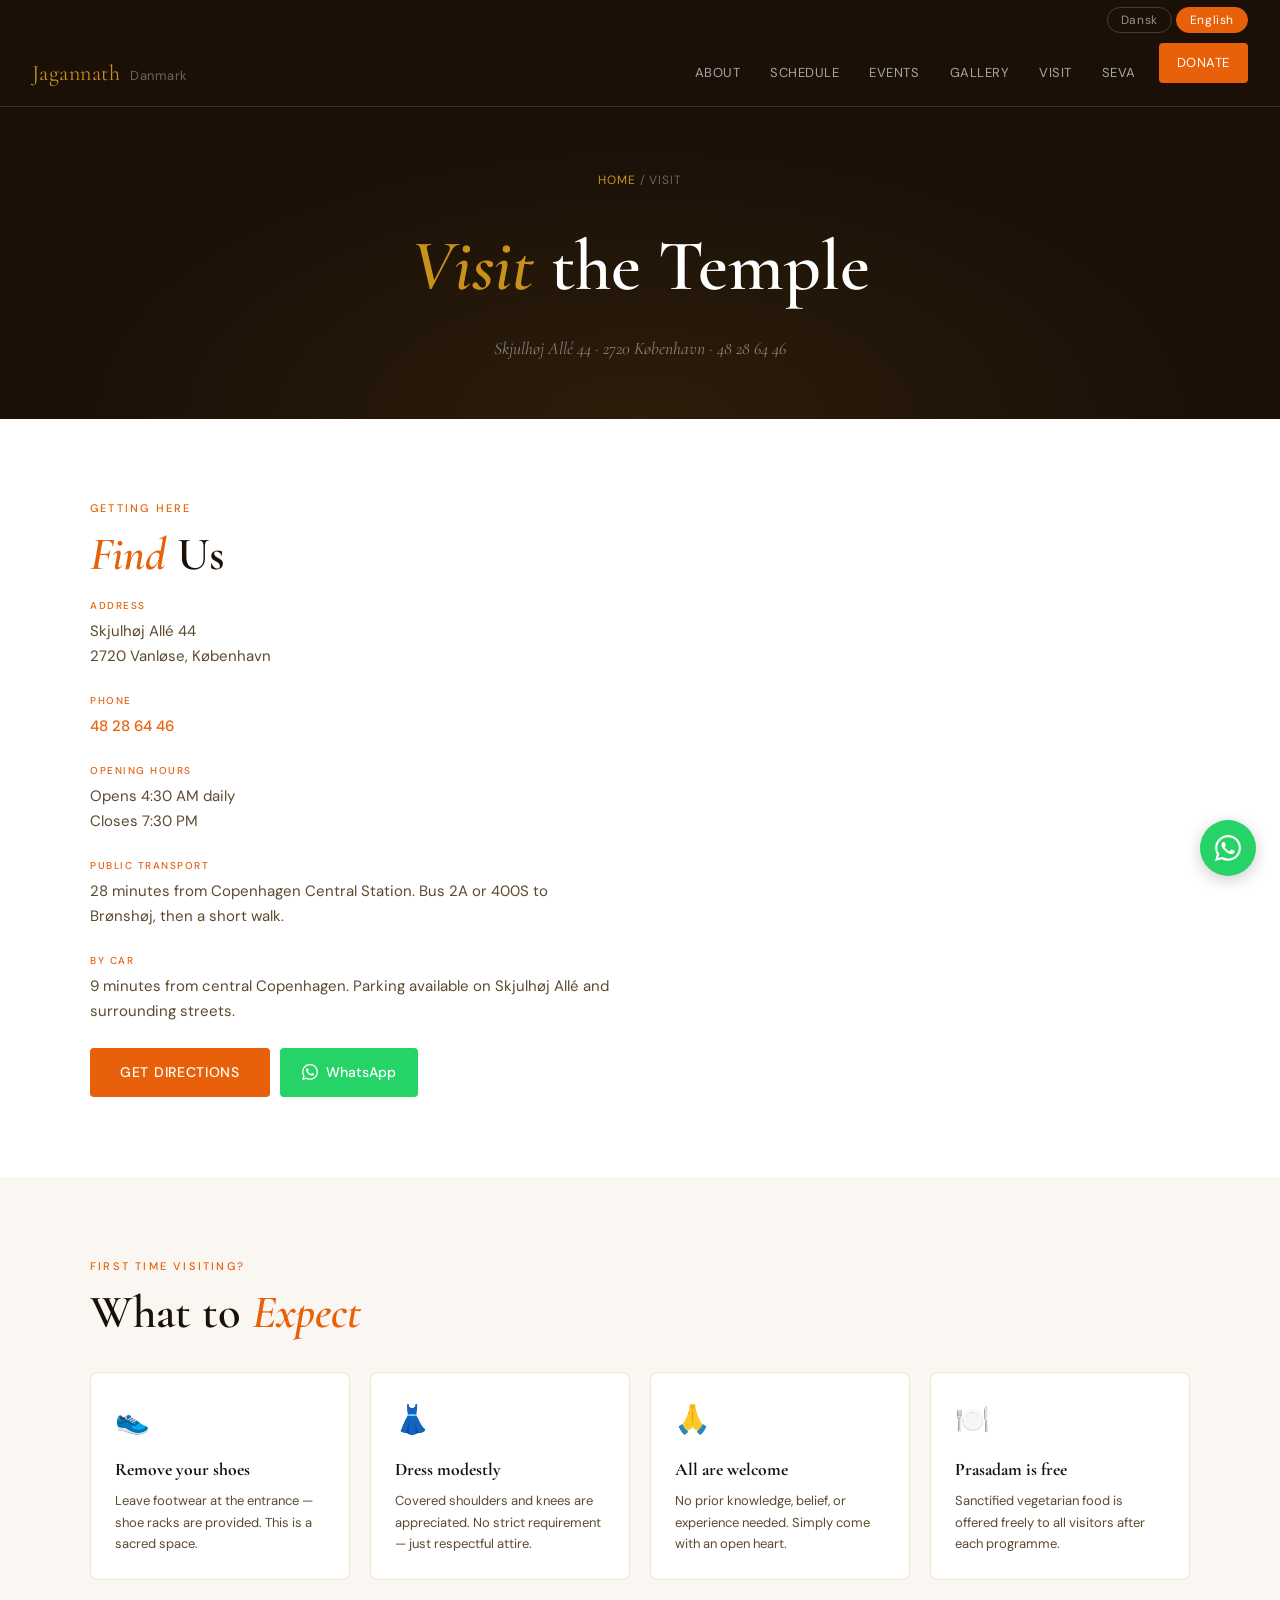
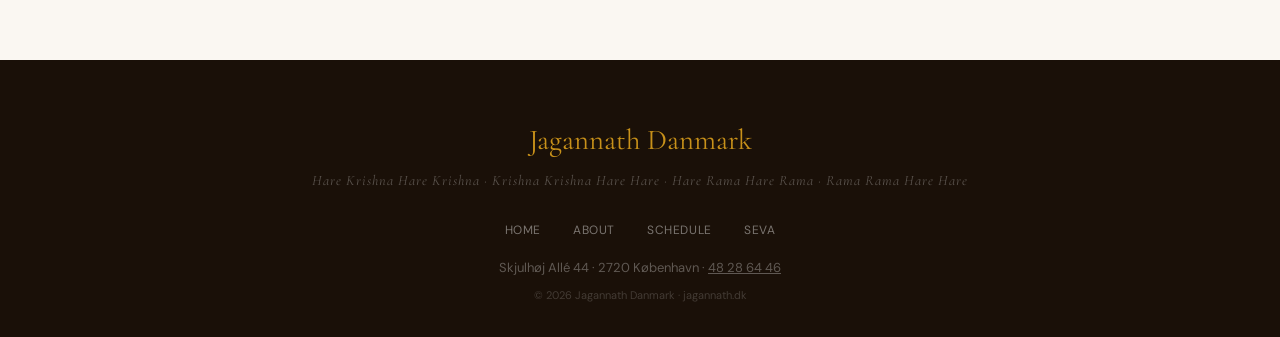
<file: visit.html>
<!DOCTYPE html><html lang="en"><head><meta charset="UTF-8"><meta name="viewport" content="width=device-width,initial-scale=1.0"><title>Visit — Jagannath Danmark</title><link rel="preconnect" href="https://fonts.googleapis.com"><link rel="preconnect" href="https://fonts.gstatic.com" crossorigin><link href="https://fonts.googleapis.com/css2?family=Cormorant+Garamond:ital,wght@0,400;0,600;1,400&family=DM+Sans:wght@400;500&display=swap" rel="stylesheet"><link rel="stylesheet" href="shared.css"></head><body>
<div class="lang-bar"><button class="lang-btn" onclick="setLang('da')">Dansk</button><button class="lang-btn active" onclick="setLang('en')">English</button></div>
<nav><a class="nav-logo" href="index.html">Jagannath<span> Danmark</span></a><button class="nav-toggle" onclick="toggleMenu()">☰</button><ul class="nav-links" id="nav-menu"><li><a href="about.html"><span class="t-en">About</span><span class="t-da">Om os</span></a></li><li><a href="schedule.html"><span class="t-en">Schedule</span><span class="t-da">Program</span></a></li><li><a href="events.html"><span class="t-en">Events</span><span class="t-da">Begivenheder</span></a></li><li><a href="gallery.html"><span class="t-en">Gallery</span><span class="t-da">Galleri</span></a></li><li><a href="visit.html"><span class="t-en">Visit</span><span class="t-da">Besøg</span></a></li><li><a href="seva.html"><span class="t-en">Seva</span><span class="t-da">Seva</span></a></li>
    <li><a href="donate.html" class="nav-donate"><span class="t-en">Donate</span><span class="t-da">Donér</span></a></li></ul></nav>
<div class="page-hero"><div class="breadcrumb"><a href="index.html">Home</a> / <span class="t-en">Visit</span><span class="t-da">Besøg</span></div><h1><span class="t-en"><em>Visit</em> the Temple</span><span class="t-da"><em>Besøg</em> Templet</span></h1><p>Skjulhøj Allé 44 · 2720 København · 48 28 64 46</p></div>

<section class="bg-white"><div class="container grid-2" style="align-items:start;gap:3rem">
<div>
  <p class="eyebrow"><span class="t-en">Getting here</span><span class="t-da">Sådan kommer du hertil</span></p>
  <h2 class="sec-title"><span class="t-en"><em>Find</em> Us</span><span class="t-da"><em>Find</em> Os</span></h2>
  <div class="info-block"><h4 class="info-label"><span class="t-en">Address</span><span class="t-da">Adresse</span></h4><p>Skjulhøj Allé 44<br>2720 Vanløse, København</p></div>
  <div class="info-block"><h4 class="info-label"><span class="t-en">Phone</span><span class="t-da">Telefon</span></h4><p><a href="tel:+4548286446" class="tel-link">48 28 64 46</a></p></div>
  <div class="info-block"><h4 class="info-label"><span class="t-en">Opening Hours</span><span class="t-da">Åbningstider</span></h4><p><span class="t-en">Opens 4:30 AM daily<br>Closes 7:30 PM</span><span class="t-da">Åbner 4:30 dagligt<br>Lukker 19:30</span></p></div>
  <div class="info-block"><h4 class="info-label"><span class="t-en">Public Transport</span><span class="t-da">Offentlig Transport</span></h4><p><span class="t-en">28 minutes from Copenhagen Central Station. Bus 2A or 400S to Brønshøj, then a short walk.</span><span class="t-da">28 minutter fra Københavns Hovedbanegård. Bus 2A eller 400S til Brønshøj, derefter en kort gåtur.</span></p></div>
  <div class="info-block"><h4 class="info-label"><span class="t-en">By Car</span><span class="t-da">Med Bil</span></h4><p><span class="t-en">9 minutes from central Copenhagen. Parking available on Skjulhøj Allé and surrounding streets.</span><span class="t-da">9 minutter fra Københavns centrum. Parkering tilgængelig på Skjulhøj Allé og omgivende gader.</span></p></div>
  <div style="display:flex;gap:10px;flex-wrap:wrap;margin-top:1.5rem">
    <a href="https://maps.google.com/?q=Skjulhøj+Allé+44,2720+København" target="_blank" class="btn-primary"><span class="t-en">Get directions</span><span class="t-da">Få rutevejledning</span></a>
    <a href="https://wa.me/4548286446" target="_blank" class="btn-whatsapp"><svg width="16" height="16" viewBox="0 0 24 24" fill="currentColor"><path d="M17.472 14.382c-.297-.149-1.758-.867-2.03-.967-.273-.099-.471-.148-.67.15-.197.297-.767.966-.94 1.164-.173.199-.347.223-.644.075-.297-.15-1.255-.463-2.39-1.475-.883-.788-1.48-1.761-1.653-2.059-.173-.297-.018-.458.13-.606.134-.133.298-.347.446-.52.149-.174.198-.298.298-.497.099-.198.05-.371-.025-.52-.075-.149-.669-1.612-.916-2.207-.242-.579-.487-.5-.669-.51-.173-.008-.371-.01-.57-.01-.198 0-.52.074-.792.372-.272.297-1.04 1.016-1.04 2.479 0 1.462 1.065 2.875 1.213 3.074.149.198 2.096 3.2 5.077 4.487.709.306 1.262.489 1.694.625.712.227 1.36.195 1.871.118.571-.085 1.758-.719 2.006-1.413.248-.694.248-1.289.173-1.413-.074-.124-.272-.198-.57-.347m-5.421 7.403h-.004a9.87 9.87 0 01-5.031-1.378l-.361-.214-3.741.982.998-3.648-.235-.374a9.86 9.86 0 01-1.51-5.26c.001-5.45 4.436-9.884 9.888-9.884 2.64 0 5.122 1.03 6.988 2.898a9.825 9.825 0 012.893 6.994c-.003 5.45-4.437 9.884-9.885 9.884m8.413-18.297A11.815 11.815 0 0012.05 0C5.495 0 .16 5.335.157 11.892c0 2.096.547 4.142 1.588 5.945L.057 24l6.305-1.654a11.882 11.882 0 005.683 1.448h.005c6.554 0 11.89-5.335 11.893-11.893a11.821 11.821 0 00-3.48-8.413z"/></svg> WhatsApp</a>
  </div>
</div>
<div>
  <iframe src="https://maps.google.com/maps?q=Skjulh%C3%B8j+All%C3%A9+44,+2720+Vanl%C3%B8se,+Denmark&t=&z=16&ie=UTF8&iwloc=&output=embed" width="100%" height="380" style="border:0;border-radius:8px" allowfullscreen loading="lazy" referrerpolicy="no-referrer-when-downgrade"></iframe>
</div>
</div></section>

<section class="bg-cream"><div class="container">
  <p class="eyebrow"><span class="t-en">First time visiting?</span><span class="t-da">Første gang?</span></p>
  <h2 class="sec-title"><span class="t-en">What to <em>Expect</em></span><span class="t-da">Hvad du kan <em>forvente</em></span></h2>
  <div style="display:grid;grid-template-columns:repeat(auto-fit,minmax(240px,1fr));gap:1.25rem;margin-top:2rem">
    <div style="background:white;border-radius:8px;border:1px solid var(--border);padding:1.5rem">
      <div style="font-size:1.75rem;margin-bottom:.75rem">👟</div>
      <h4 style="font-family:var(--font-d);font-size:1.1rem;margin-bottom:.4rem"><span class="t-en">Remove your shoes</span><span class="t-da">Tag skoene af</span></h4>
      <p style="font-size:13px;color:var(--text-mid)"><span class="t-en">Leave footwear at the entrance — shoe racks are provided. This is a sacred space.</span><span class="t-da">Efterlad fodtøj ved indgangen — der er skostativ. Dette er et helligt rum.</span></p>
    </div>
    <div style="background:white;border-radius:8px;border:1px solid var(--border);padding:1.5rem">
      <div style="font-size:1.75rem;margin-bottom:.75rem">👗</div>
      <h4 style="font-family:var(--font-d);font-size:1.1rem;margin-bottom:.4rem"><span class="t-en">Dress modestly</span><span class="t-da">Klæd dig beskedent</span></h4>
      <p style="font-size:13px;color:var(--text-mid)"><span class="t-en">Covered shoulders and knees are appreciated. No strict requirement — just respectful attire.</span><span class="t-da">Dækkede skuldre og knæ sættes pris på. Intet strikt krav — blot respektfuldt tøj.</span></p>
    </div>
    <div style="background:white;border-radius:8px;border:1px solid var(--border);padding:1.5rem">
      <div style="font-size:1.75rem;margin-bottom:.75rem">🙏</div>
      <h4 style="font-family:var(--font-d);font-size:1.1rem;margin-bottom:.4rem"><span class="t-en">All are welcome</span><span class="t-da">Alle er velkomne</span></h4>
      <p style="font-size:13px;color:var(--text-mid)"><span class="t-en">No prior knowledge, belief, or experience needed. Simply come with an open heart.</span><span class="t-da">Ingen forudgående viden, tro eller erfaring nødvendig. Kom blot med et åbent hjerte.</span></p>
    </div>
    <div style="background:white;border-radius:8px;border:1px solid var(--border);padding:1.5rem">
      <div style="font-size:1.75rem;margin-bottom:.75rem">🍽️</div>
      <h4 style="font-family:var(--font-d);font-size:1.1rem;margin-bottom:.4rem"><span class="t-en">Prasadam is free</span><span class="t-da">Prasadam er gratis</span></h4>
      <p style="font-size:13px;color:var(--text-mid)"><span class="t-en">Sanctified vegetarian food is offered freely to all visitors after each programme.</span><span class="t-da">Helliggjort vegetarisk mad tilbydes gratis til alle besøgende efter hvert program.</span></p>
    </div>
  </div>
</div></section>

<footer><div class="footer-logo">Jagannath Danmark</div><div class="footer-mantra">Hare Krishna Hare Krishna · Krishna Krishna Hare Hare · Hare Rama Hare Rama · Rama Rama Hare Hare</div><div class="footer-links"><a href="index.html">Home</a><a href="about.html"><span class="t-en">About</span><span class="t-da">Om os</span></a><a href="schedule.html"><span class="t-en">Schedule</span><span class="t-da">Program</span></a><a href="donate.html">Seva</a></div><div class="footer-addr">Skjulhøj Allé 44 · 2720 København · <a href="tel:+4548286446" style="color:inherit">48 28 64 46</a></div><div class="footer-copy">© 2026 Jagannath Danmark · jagannath.dk</div></footer>
<a href="https://wa.me/4548286446" class="whatsapp-fab" target="_blank" aria-label="WhatsApp"><svg width="26" height="26" viewBox="0 0 24 24" fill="white"><path d="M17.472 14.382c-.297-.149-1.758-.867-2.03-.967-.273-.099-.471-.148-.67.15-.197.297-.767.966-.94 1.164-.173.199-.347.223-.644.075-.297-.15-1.255-.463-2.39-1.475-.883-.788-1.48-1.761-1.653-2.059-.173-.297-.018-.458.13-.606.134-.133.298-.347.446-.52.149-.174.198-.298.298-.497.099-.198.05-.371-.025-.52-.075-.149-.669-1.612-.916-2.207-.242-.579-.487-.5-.669-.51-.173-.008-.371-.01-.57-.01-.198 0-.52.074-.792.372-.272.297-1.04 1.016-1.04 2.479 0 1.462 1.065 2.875 1.213 3.074.149.198 2.096 3.2 5.077 4.487.709.306 1.262.489 1.694.625.712.227 1.36.195 1.871.118.571-.085 1.758-.719 2.006-1.413.248-.694.248-1.289.173-1.413-.074-.124-.272-.198-.57-.347m-5.421 7.403h-.004a9.87 9.87 0 01-5.031-1.378l-.361-.214-3.741.982.998-3.648-.235-.374a9.86 9.86 0 01-1.51-5.26c.001-5.45 4.436-9.884 9.888-9.884 2.64 0 5.122 1.03 6.988 2.898a9.825 9.825 0 012.893 6.994c-.003 5.45-4.437 9.884-9.885 9.884m8.413-18.297A11.815 11.815 0 0012.05 0C5.495 0 .16 5.335.157 11.892c0 2.096.547 4.142 1.588 5.945L.057 24l6.305-1.654a11.882 11.882 0 005.683 1.448h.005c6.554 0 11.89-5.335 11.893-11.893a11.821 11.821 0 00-3.48-8.413z"/></svg></a>
<script src="shared.js"></script></body></html>
</file>
<file: shared.css>
/* ── JAGANNATH.DK · SHARED STYLESHEET ── */
*, *::before, *::after { box-sizing: border-box; margin: 0; padding: 0; }

:root {
  --saffron: #E8610A;
  --saffron-light: #FDF3EC;
  --gold: #C8911A;
  --gold-light: #FBF5E6;
  --night: #1A1008;
  --night-mid: #2E1F0D;
  --cream: #FAF7F2;
  --white: #FFFFFF;
  --text: #1A1008;
  --text-mid: #5C4A30;
  --text-muted: #9A8060;
  --border: rgba(200,145,26,0.22);
  --font-d: 'Cormorant Garamond', Georgia, serif;
  --font-b: 'DM Sans', system-ui, sans-serif;
}

html { scroll-behavior: smooth; }
body { font-family: var(--font-b); background: var(--cream); color: var(--text); line-height: 1.65; font-size: 16px; }

/* ── LANGUAGE ── */
.lang-bar { background: var(--night); padding: 7px 2rem; display: flex; justify-content: flex-end; gap: 4px; }
.lang-btn { background: none; border: 1px solid rgba(255,255,255,0.18); color: rgba(255,255,255,0.55); padding: 4px 13px; border-radius: 20px; cursor: pointer; font-family: var(--font-b); font-size: 12px; letter-spacing: 0.05em; transition: all .2s; }
.lang-btn.active, .lang-btn:hover { background: var(--saffron); border-color: var(--saffron); color: white; }

.t-en, .t-da { display: none; }
.t-en.vis, .t-da.vis { display: inline; }
span.t-en, span.t-da { display: none; }
span.t-en.vis, span.t-da.vis { display: inline; }
p.t-en, p.t-da, div.t-en, div.t-da { display: none; }
p.t-en.vis, p.t-da.vis, div.t-en.vis, div.t-da.vis { display: block; }

/* ── NAV ── */
nav { background: var(--night); padding: 0 2rem; display: flex; align-items: center; justify-content: space-between; position: sticky; top: 0; z-index: 200; border-bottom: 1px solid rgba(200,145,26,0.25); }
.nav-logo { font-family: var(--font-d); font-size: 22px; color: var(--gold); text-decoration: none; padding: 15px 0; letter-spacing: .02em; }
.nav-logo span { color: rgba(255,255,255,0.35); font-size: 13px; font-family: var(--font-b); font-weight: 400; margin-left: 7px; }
.nav-toggle { display: none; background: none; border: none; color: white; font-size: 22px; cursor: pointer; padding: 10px; }
.nav-links { display: flex; gap: 0; list-style: none; }
.nav-links a { color: rgba(255,255,255,0.62); text-decoration: none; font-size: 13px; letter-spacing: .04em; padding: 19px 15px; display: block; transition: color .2s; text-transform: uppercase; }
.nav-links a:hover { color: var(--gold); }
.nav-donate { background: var(--saffron) !important; color: white !important; border-radius: 4px; margin-left: 8px; padding: 9px 18px !important; }
.nav-donate:hover { background: #c5520a !important; }

/* ── HERO ── */
.hero { background: var(--night); min-height: 90vh; display: flex; flex-direction: column; align-items: center; justify-content: center; text-align: center; padding: 5rem 2rem 4rem; position: relative; overflow: hidden; }
.hero::before { content:''; position:absolute; inset:0; background: radial-gradient(ellipse at 50% 65%, rgba(200,145,26,.13) 0%, transparent 68%); pointer-events:none; }
.mandala-ring { position:absolute; border-radius:50%; top:50%; left:50%; transform:translate(-50%,-50%); pointer-events:none; border: 1px solid rgba(200,145,26,.07); }
.mandala-ring:nth-child(1){ width:550px; height:550px; }
.mandala-ring:nth-child(2){ width:760px; height:760px; border-color:rgba(200,145,26,.04); }
.mandala-ring:nth-child(3){ width:980px; height:980px; border-color:rgba(200,145,26,.025); }
.hero-eyebrow { font-size: 11px; letter-spacing: .18em; text-transform: uppercase; color: var(--gold); margin-bottom: 1.4rem; position:relative; }
.hero-title { font-family: var(--font-d); font-size: clamp(3rem,8vw,6.5rem); font-weight: 600; color: white; line-height: 1.05; margin-bottom: .5rem; position:relative; }
.hero-title em { font-style: italic; color: var(--gold); }
.hero-sub { font-family: var(--font-d); font-size: clamp(1rem,2.5vw,1.5rem); color: rgba(255,255,255,.4); font-style: italic; margin-bottom: 1.5rem; position:relative; }
.hero-mantra { font-family: var(--font-d); font-size: clamp(.9rem,1.8vw,1.2rem); color: var(--gold); letter-spacing: .1em; margin-bottom: 2.5rem; position:relative; opacity:.8; }
.hero-cta { display:flex; gap:12px; flex-wrap:wrap; justify-content:center; position:relative; }

/* ── BUTTONS ── */
.btn-primary { background: var(--saffron); color: white; text-decoration: none; padding: 13px 30px; border-radius: 4px; font-size: 14px; font-weight: 500; letter-spacing: .05em; text-transform: uppercase; transition: background .2s; display:inline-block; }
.btn-primary:hover { background: #c5520a; }
.btn-outline { border: 1px solid rgba(200,145,26,.4); color: var(--gold); text-decoration: none; padding: 13px 30px; border-radius: 4px; font-size: 14px; font-weight: 500; letter-spacing: .05em; text-transform: uppercase; transition: all .2s; display:inline-block; background:transparent; }
.btn-outline:hover { border-color: var(--gold); background: rgba(200,145,26,.08); }
.btn-outline-dark { border: 1px solid rgba(26,16,8,.2); color: var(--text-mid); text-decoration: none; padding: 12px 28px; border-radius: 4px; font-size: 14px; letter-spacing: .04em; text-transform: uppercase; transition: all .2s; display:inline-block; }
.btn-outline-dark:hover { border-color: var(--saffron); color: var(--saffron); }
.btn-whatsapp { background: #25D366; color: white; text-decoration: none; padding: 13px 22px; border-radius: 4px; font-size: 14px; font-weight: 500; display:inline-flex; align-items:center; gap:8px; transition: background .2s; }
.btn-whatsapp:hover { background: #1ebe5d; }

/* ── TIMINGS BAR ── */
.timings-bar { background: var(--gold); padding: 13px 2rem; display:flex; align-items:center; justify-content:center; gap:1.5rem; flex-wrap:wrap; }
.t-label { font-size: 10px; letter-spacing: .16em; text-transform: uppercase; color: rgba(255,255,255,.65); font-weight:500; }
.t-item { display:flex; align-items:center; gap:7px; }
.t-name { font-family: var(--font-d); font-style:italic; color: rgba(255,255,255,.82); font-size:15px; }
.t-time { color:white; font-weight:500; font-size:14px; }
.t-div { width:1px; height:18px; background:rgba(255,255,255,.22); }

/* ── SECTIONS ── */
section { padding: 5rem 2rem; }
.container { max-width: 1100px; margin: 0 auto; }
.grid-2 { display:grid; grid-template-columns:1fr 1fr; gap:4rem; align-items:center; }
.bg-cream { background: var(--cream); }
.bg-white { background: var(--white); }

.eyebrow { font-size:11px; letter-spacing:.2em; text-transform:uppercase; color:var(--saffron); margin-bottom:.7rem; font-weight:500; }
.gold-eye { color: var(--gold); }
.sec-title { font-family:var(--font-d); font-size:clamp(1.9rem,4vw,2.9rem); font-weight:600; line-height:1.15; margin-bottom:1rem; color:var(--night); }
.sec-title em { font-style:italic; color:var(--saffron); }
.white-title { color:white; }
.white-title em { color:var(--saffron); }
.sec-body { font-size:15.5px; color:var(--text-mid); line-height:1.78; max-width:560px; }
.muted-body { color:rgba(255,255,255,.5); }
.link-arrow { color:var(--saffron); text-decoration:none; font-size:14px; font-weight:500; letter-spacing:.04em; margin-top:1.5rem; display:inline-block; }
.link-arrow:hover { text-decoration:underline; }

/* ── PULL QUOTE ── */
.pull-quote { border-left:3px solid var(--gold); padding-left:1.4rem; margin:1.75rem 0 1.25rem; font-family:var(--font-d); font-style:italic; font-size:1.05rem; color:var(--text-mid); line-height:1.65; }
.pull-quote cite { display:block; margin-top:7px; font-size:11px; letter-spacing:.09em; text-transform:uppercase; font-style:normal; color:var(--text-muted); }

/* ── DEITY TRIO ── */
.deity-trio { display:flex; gap:1rem; justify-content:center; }
.deity-card { flex:1; text-align:center; padding:1.5rem 1rem; border-radius:10px; background:var(--cream); border:1px solid var(--border); }
.deity-face { width:68px; height:68px; border-radius:50%; margin:0 auto 12px; border:3px solid var(--border); display:flex; align-items:center; justify-content:center; font-size:30px; }
.jagannath-face { background:var(--night); border-color:var(--gold); }
.baladeva-face { background:#F5F0E8; }
.subhadra-face { background:#FFF3DC; }
.deity-name { font-family:var(--font-d); font-size:17px; font-weight:600; color:var(--night); margin-bottom:3px; }
.deity-role { font-size:12px; color:var(--text-muted); }

/* ── EVENTS ── */
.events-grid { display:grid; grid-template-columns:repeat(auto-fit,minmax(280px,1fr)); gap:1.25rem; margin-top:2.5rem; }
.event-card { background:white; border-radius:8px; border:1px solid var(--border); overflow:hidden; transition:transform .2s, box-shadow .2s; }
.event-card:hover { transform:translateY(-3px); box-shadow:0 8px 28px rgba(200,145,26,.11); }
.event-head { background:var(--night); padding:1.1rem 1.4rem; display:flex; align-items:center; gap:1rem; }
.date-box { text-align:center; min-width:46px; }
.day { font-family:var(--font-d); font-size:2rem; font-weight:600; color:var(--gold); line-height:1; }
.mon { font-size:10px; letter-spacing:.1em; text-transform:uppercase; color:rgba(255,255,255,.38); }
.ev-name { font-family:var(--font-d); font-size:1.1rem; color:white; font-weight:600; }
.ev-type { font-size:11px; color:var(--saffron); letter-spacing:.09em; text-transform:uppercase; margin-top:2px; }
.event-body-inner { padding:1.15rem 1.4rem; }
.event-body-inner p { font-size:14px; color:var(--text-mid); line-height:1.6; margin-bottom:10px; }
.ev-meta { font-size:12px; color:var(--text-muted); }

/* ── RATHA ── */
.ratha-section { background:var(--night); padding:5rem 2rem; position:relative; overflow:hidden; }
.ratha-section::before { content:''; position:absolute; inset:0; background:radial-gradient(ellipse at 50% 100%,rgba(232,97,10,.18) 0%,transparent 60%); }
.ratha-section .container { position:relative; }
.chariot-row { display:flex; justify-content:center; gap:1.5rem; flex-wrap:wrap; margin-top:2.5rem; }
.chariot-card { background:rgba(255,255,255,.05); border:1px solid rgba(200,145,26,.2); border-radius:8px; padding:1.75rem 1.25rem; width:190px; text-align:center; }
.c-icon { font-size:2.2rem; margin-bottom:.9rem; }
.c-deity { font-family:var(--font-d); font-size:1.15rem; color:white; margin-bottom:3px; }
.c-name { font-size:12px; color:var(--gold); letter-spacing:.07em; text-transform:uppercase; }

/* ── VISIT STRIP ── */
.info-block { margin-bottom:1.5rem; }
.info-label { font-size:10px; letter-spacing:.15em; text-transform:uppercase; color:var(--saffron); margin-bottom:5px; font-weight:500; }
.info-block p { font-size:15px; color:var(--text-mid); line-height:1.65; }
.tel-link { color:var(--saffron); text-decoration:none; font-weight:500; }
.tel-link:hover { text-decoration:underline; }

/* ── SCHEDULE TABLE ── */
.sched-table { width:100%; border-collapse:collapse; margin-top:1rem; }
.sched-table th { font-size:10px; letter-spacing:.12em; text-transform:uppercase; color:var(--text-muted); padding:8px 0; text-align:left; border-bottom:1px solid var(--border); }
.sched-table td { padding:10px 0; font-size:14px; color:var(--text-mid); border-bottom:1px solid rgba(200,145,26,.08); vertical-align:top; }
.sched-table td:first-child { font-family:var(--font-d); font-style:italic; font-size:15px; color:var(--night); width:58%; }
.sched-table td:last-child { font-weight:500; color:var(--saffron); }

/* ── WHATSAPP FAB ── */
.whatsapp-fab { position:fixed; bottom:24px; right:24px; width:56px; height:56px; background:#25D366; border-radius:50%; display:flex; align-items:center; justify-content:center; box-shadow:0 4px 16px rgba(0,0,0,.2); z-index:999; transition:transform .2s, box-shadow .2s; }
.whatsapp-fab:hover { transform:scale(1.08); box-shadow:0 6px 22px rgba(0,0,0,.28); }

/* ── PAGE HERO (inner pages) ── */
.page-hero { background:var(--night); padding:4rem 2rem 3.5rem; text-align:center; position:relative; overflow:hidden; }
.page-hero::before { content:''; position:absolute; inset:0; background:radial-gradient(ellipse at 50% 100%,rgba(200,145,26,.1) 0%,transparent 65%); pointer-events:none; }
.page-hero h1 { font-family:var(--font-d); font-size:clamp(2.5rem,6vw,4.5rem); font-weight:600; color:white; position:relative; }
.page-hero h1 em { font-style:italic; color:var(--gold); }
.page-hero p { font-family:var(--font-d); font-style:italic; color:rgba(255,255,255,.45); font-size:1.1rem; margin-top:.5rem; position:relative; }
.breadcrumb { font-size:12px; color:rgba(255,255,255,.35); letter-spacing:.08em; text-transform:uppercase; position:relative; margin-bottom:1rem; }
.breadcrumb a { color:var(--gold); text-decoration:none; }

/* ── GALLERY ── */
.gallery-grid { display:grid; grid-template-columns:repeat(auto-fill,minmax(260px,1fr)); gap:1rem; }
.gallery-item { background:var(--gold-light); border-radius:8px; aspect-ratio:4/3; display:flex; align-items:center; justify-content:center; font-size:3rem; border:1px solid var(--border); overflow:hidden; }
.gallery-caption { font-size:12px; color:var(--text-muted); text-align:center; margin-top:6px; }

/* ── DONATE PAGE ── */
.seva-card { background:white; border-radius:10px; border:1px solid var(--border); padding:1.75rem; transition:box-shadow .2s; }
.seva-card:hover { box-shadow:0 6px 24px rgba(200,145,26,.1); }
.seva-amount-tag { display:inline-block; background:var(--saffron-light); color:var(--saffron); font-size:12px; padding:4px 12px; border-radius:20px; font-weight:500; margin-top:.5rem; }
.donate-method { display:flex; align-items:center; gap:14px; padding:14px 18px; border:1px solid var(--border); border-radius:7px; text-decoration:none; color:var(--text); transition:border-color .2s; margin-bottom:10px; }
.donate-method:hover { border-color:var(--saffron); }
.donate-method .m-icon { font-size:22px; }
.donate-method .m-label { font-weight:500; font-size:15px; }
.donate-method .m-desc { font-size:12px; color:var(--text-muted); margin-top:2px; }

/* ── FOOTER ── */
footer { background:var(--night); padding:3.5rem 2rem 2rem; text-align:center; }
.footer-logo { font-family:var(--font-d); font-size:1.8rem; color:var(--gold); margin-bottom:.4rem; }
.footer-mantra { font-family:var(--font-d); font-style:italic; color:rgba(255,255,255,.28); font-size:.9rem; letter-spacing:.07em; margin-bottom:1.75rem; }
.footer-links { display:flex; justify-content:center; gap:2rem; flex-wrap:wrap; margin-bottom:1rem; }
.footer-links a { color:rgba(255,255,255,.42); text-decoration:none; font-size:12px; letter-spacing:.05em; text-transform:uppercase; transition:color .2s; }
.footer-links a:hover { color:var(--gold); }
.footer-addr { font-size:13px; color:rgba(255,255,255,.3); margin-bottom:.5rem; }
.footer-copy { font-size:11px; color:rgba(255,255,255,.18); }

/* ── RESPONSIVE ── */
@media (max-width:768px) {
  nav { padding:0 1rem; }
  .nav-toggle { display:block; }
  .nav-links { display:none; flex-direction:column; position:absolute; top:100%; left:0; right:0; background:var(--night); border-top:1px solid rgba(200,145,26,.2); padding:.5rem 0; }
  .nav-links.open { display:flex; }
  .nav-links a { padding:13px 1.5rem; border-bottom:1px solid rgba(255,255,255,.05); }
  .nav-donate { margin:8px 1.5rem !important; border-radius:4px !important; }
  section { padding:3.5rem 1.25rem; }
  .grid-2 { grid-template-columns:1fr; gap:2.5rem; }
  .deity-trio { gap:.5rem; }
  .timings-bar { gap:.75rem; padding:11px 1rem; }
  .t-div { display:none; }
  .chariot-card { width:150px; }
  .page-hero { padding:3rem 1.25rem 2.5rem; }
}
</file>
